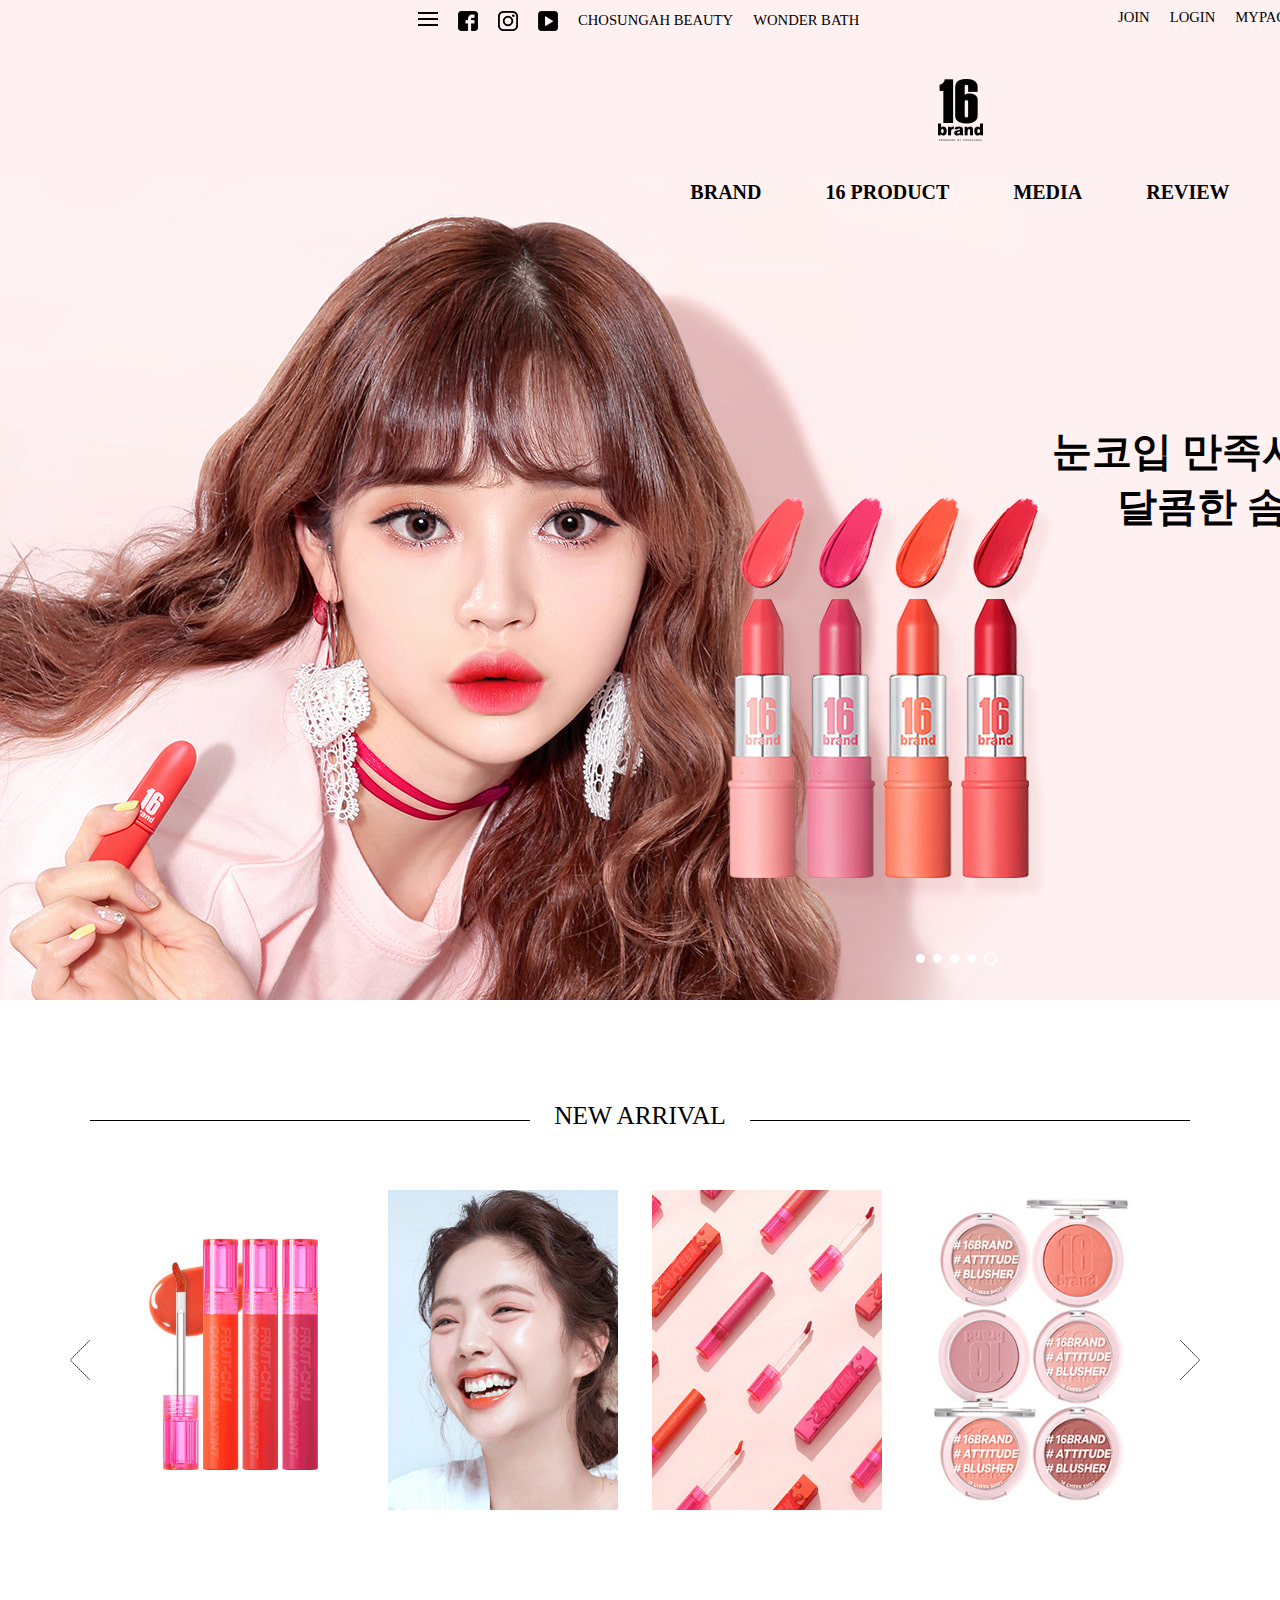
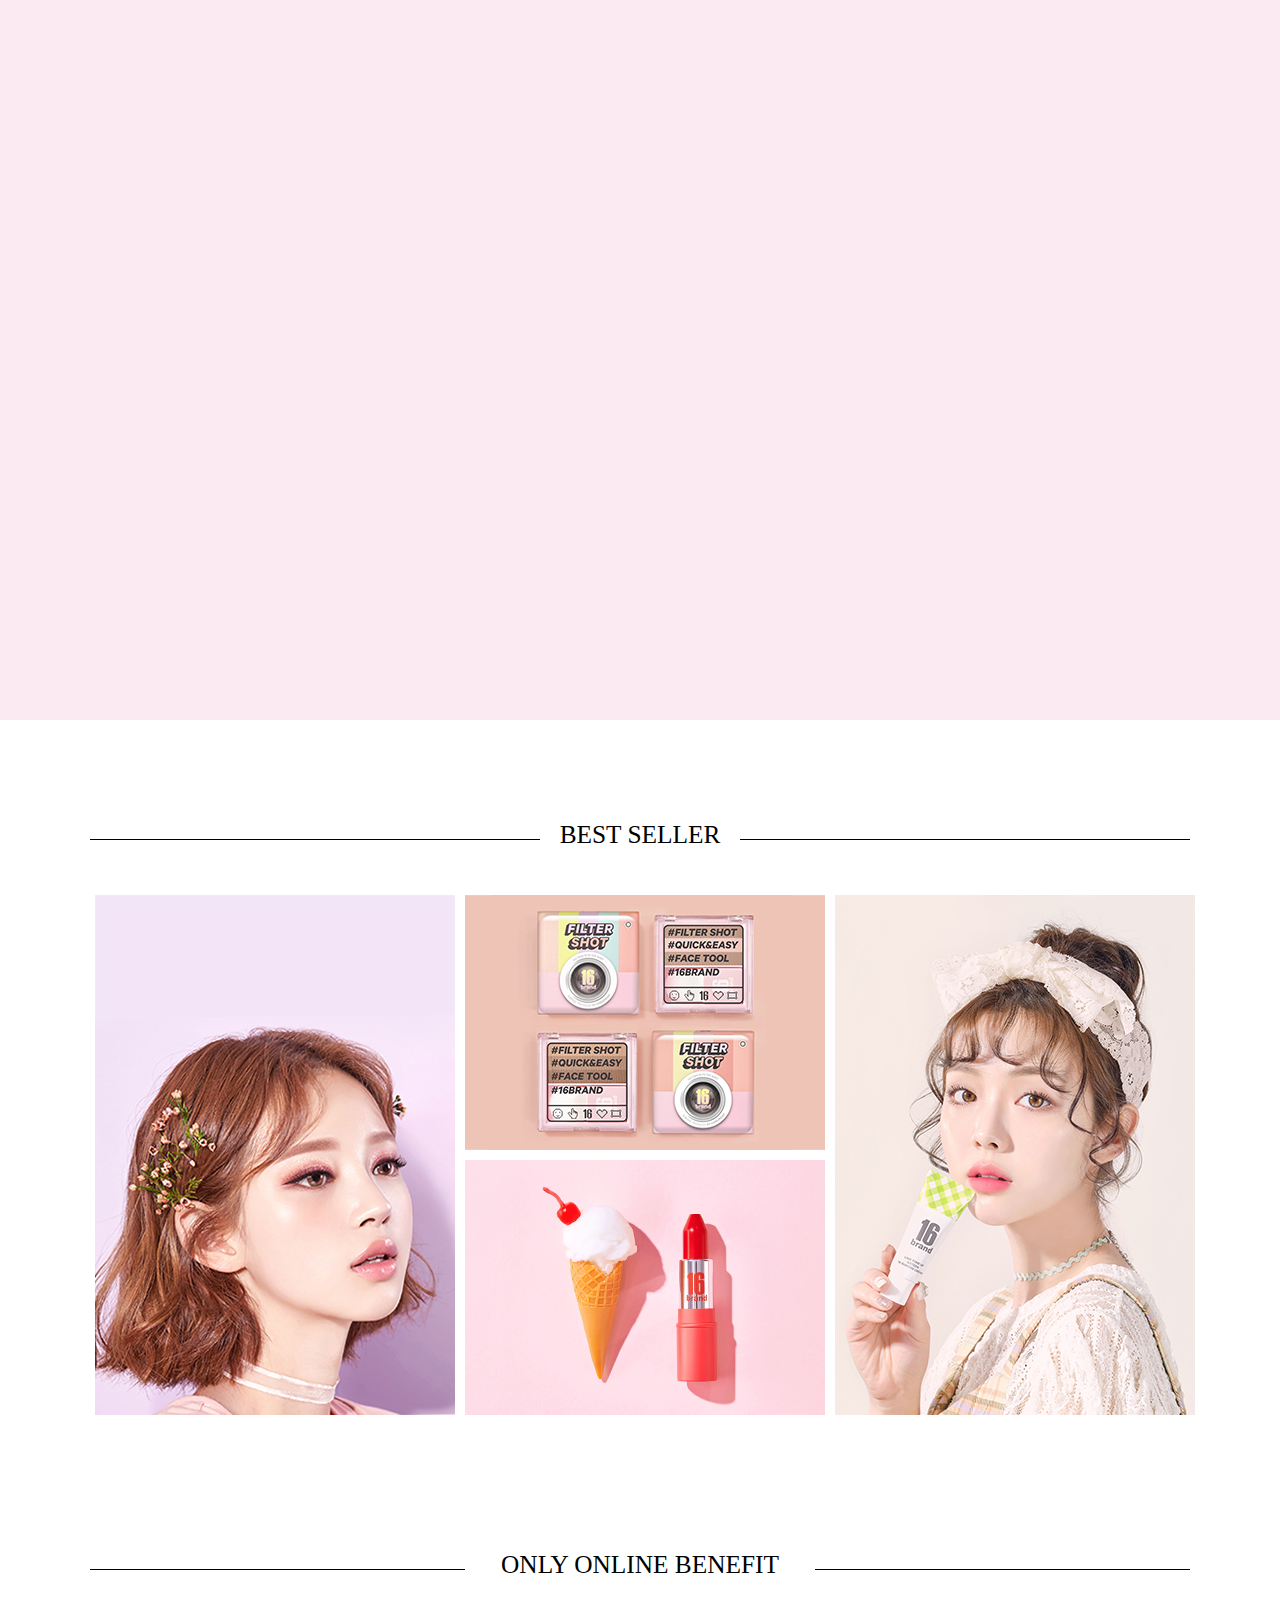
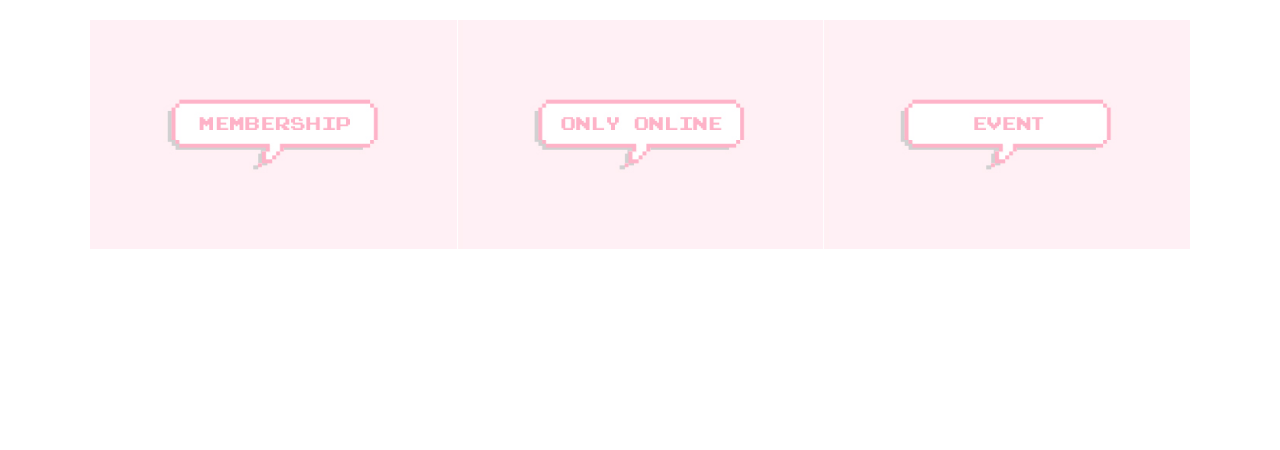
<file: portfolio/16brand/index.html>
<!DOCTYPE html>
<html lang="ko">
<head>
  <meta charset="UTF-8">
  <title>16브랜드 메인</title>
  <link rel="stylesheet" href="css/style.css">
</head>
<body>

  <div id="header">
    <div class="top_menu">
      <ul class="top_sns">
        <li>
          <a href="#">
            <div class="ham_line"></div>
            <div class="ham_line"></div>
            <div class="ham_line"></div>
        </a>
        </li>
        <li>
          <a href="#"><img src="images/header_sns_facebook3.png" alt="페북">
          </a>
        </li>
        <li>
          <a href="#"><img src="images/header_sns_instagram3.png" alt="인스타">
          </a>
        </li>
        <li>
          <a href="#"><img src="images/header_sns_youtube3.png" alt="유튜브">
          </a>
        </li>
        <li><a href="#">CHOSUNGAH BEAUTY</a></li>
        <li><a href="#">WONDER BATH</a></li>
      </ul>
      <ul class="top_login">
        <li><a href="#">JOIN</a></li>
        <li><a href="#">LOGIN</a></li>
        <li><a href="#">MYPAGE</a></li>
        <li><a href="#">STORE</a></li>
        <li><p></p></li>
      </ul>
    </div>
    <div class="navi">
      <img src="images/logo_top.jpg" alt="로고">
      <ul class="navi_menu">
        <li><a href="#">BRAND</a></li>
        <li><a href="#">16 PRODUCT</a></li>
        <li><a href="#">MEDIA</a></li>
        <li><a href="#">REVIEW</a></li>
      </ul>
    </div>
    <div class="banner">
      <h1 class="ban_title">
        눈코입 만족시키는 MLBB<br>
        달콤한 솜사탕 블러링!
      </h1>
      <h3 class="ban_txt">
        R U 16 후르츄 에디션<br>
        #코랄구아바#레드베리<br>
        #오렌지자몽#핑크피치
      </h3>
      <div class="ban_box">READ MORE ></div>
    </div>
    <ul class="ban_indicator">
      <li></li>
      <li></li>
      <li></li>
      <li></li>
      <li></li>
    </ul>
  </div>



  <div id="section">
    <div class="arrival">
      <div class="arrival_group">
        <div class="line"></div>
        <h1 class="arrival_title">NEW ARRIVAL</h1>
      </div>
      <div class="arrival_img">
        <img src="images/main_slide_on_bt_prev.png" alt="이전">
        <img src="images/2f0c207cf2d3e75363125eb9773e4109-1.jpg" alt="제품1">
        <img src="images/2f0c207cf2d3e75363125eb9773e4109-2.jpg" alt="제품2">
        <img src="images/2f0c207cf2d3e75363125eb9773e4109-3.jpg" alt="제품3">
        <img src="images/730e52dde6b7c8081d03a42bc2578081.jpg" alt="제품4">
        <img src="images/main_slide_on_bt_next.png" alt="다음">
      </div>
    </div>

    <div class="video_group">
      <div class="video">
        <iframe width="1100" height="619" src="https://www.youtube.com/embed/vKKK1G2Z2io" title="YouTube video player" frameborder="0" allow="accelerometer; autoplay; clipboard-write; encrypted-media; gyroscope; picture-in-picture" allowfullscreen></iframe>
      </div>
    </div>
    

    <div class="best">
      <div class="best_group">
        <div class="best_title">
          <h1 class="best_txt">BEST SELLER</h1>
        </div>
        <ul class="best_img">
          <li><img src="images/main_best_product1.jpg" alt="베스트1"></li>
          <li><img src="images/main_best_product3.jpg" alt="베스트2">
                <img src="images/main_best_product4.jpg" alt="베스트3"></li>
          <li><img src="images/main_best_product2.jpg" alt="베스트4"></li>
        </ul>
      </div>
    </div>

    <div class="benefit">
      <div class="benefit_group">
        <div class="benefit_title">
          <h1 class="benefit_txt">ONLY ONLINE BENEFIT</h1>
        </div>
        <ul class="benefit_img">
          <li><img src="images/0970902023ce6d297ed027d16fc6d758.jpg" alt="베네핏1"></li>
          <li><img src="images/5d7b196f95dd484530422a5aa2fe3590.jpg" alt="베네핏2"></li>
          <li><img src="images/94c0d64be73dfa3fd90b77072be4ffba.jpg" alt="베네핏3"></li>
        </ul>
      </div>
    </div>
  </div>






  <div id="footer"></div>
</body>
</html>
</file>
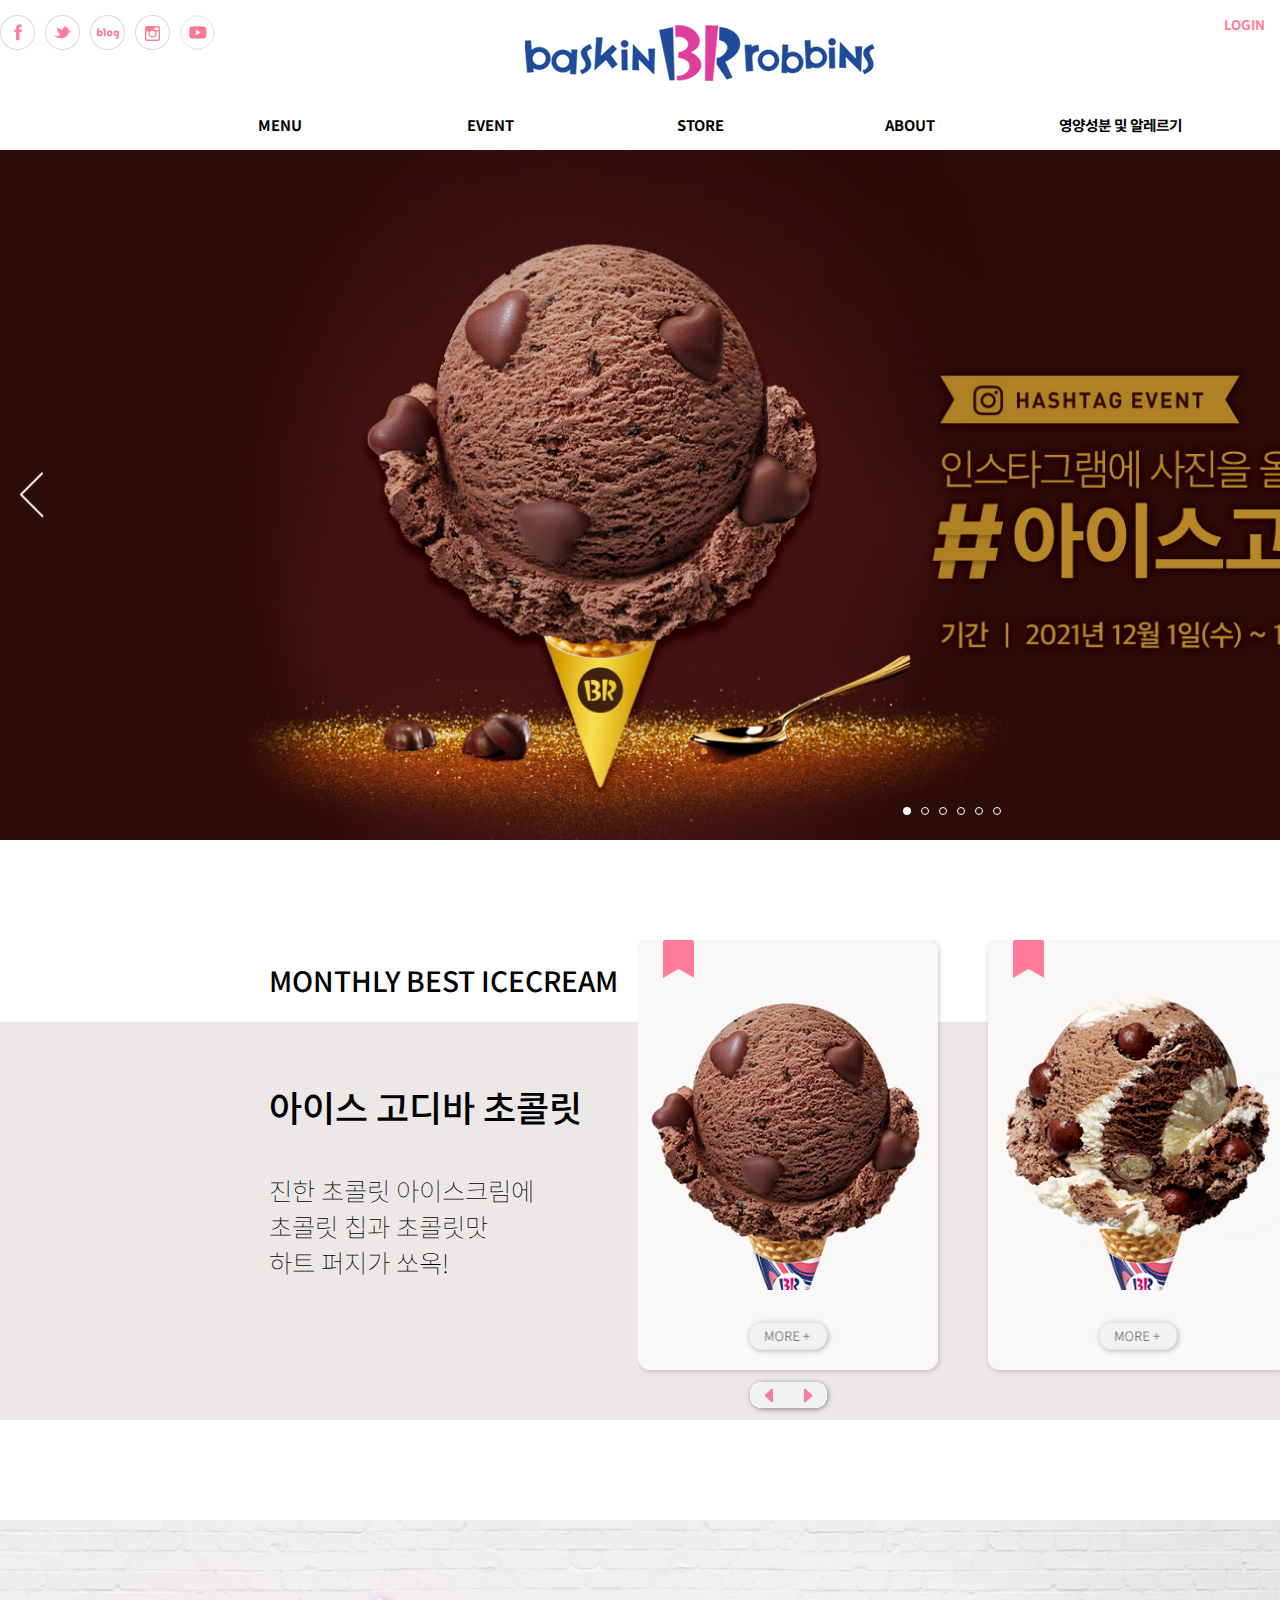
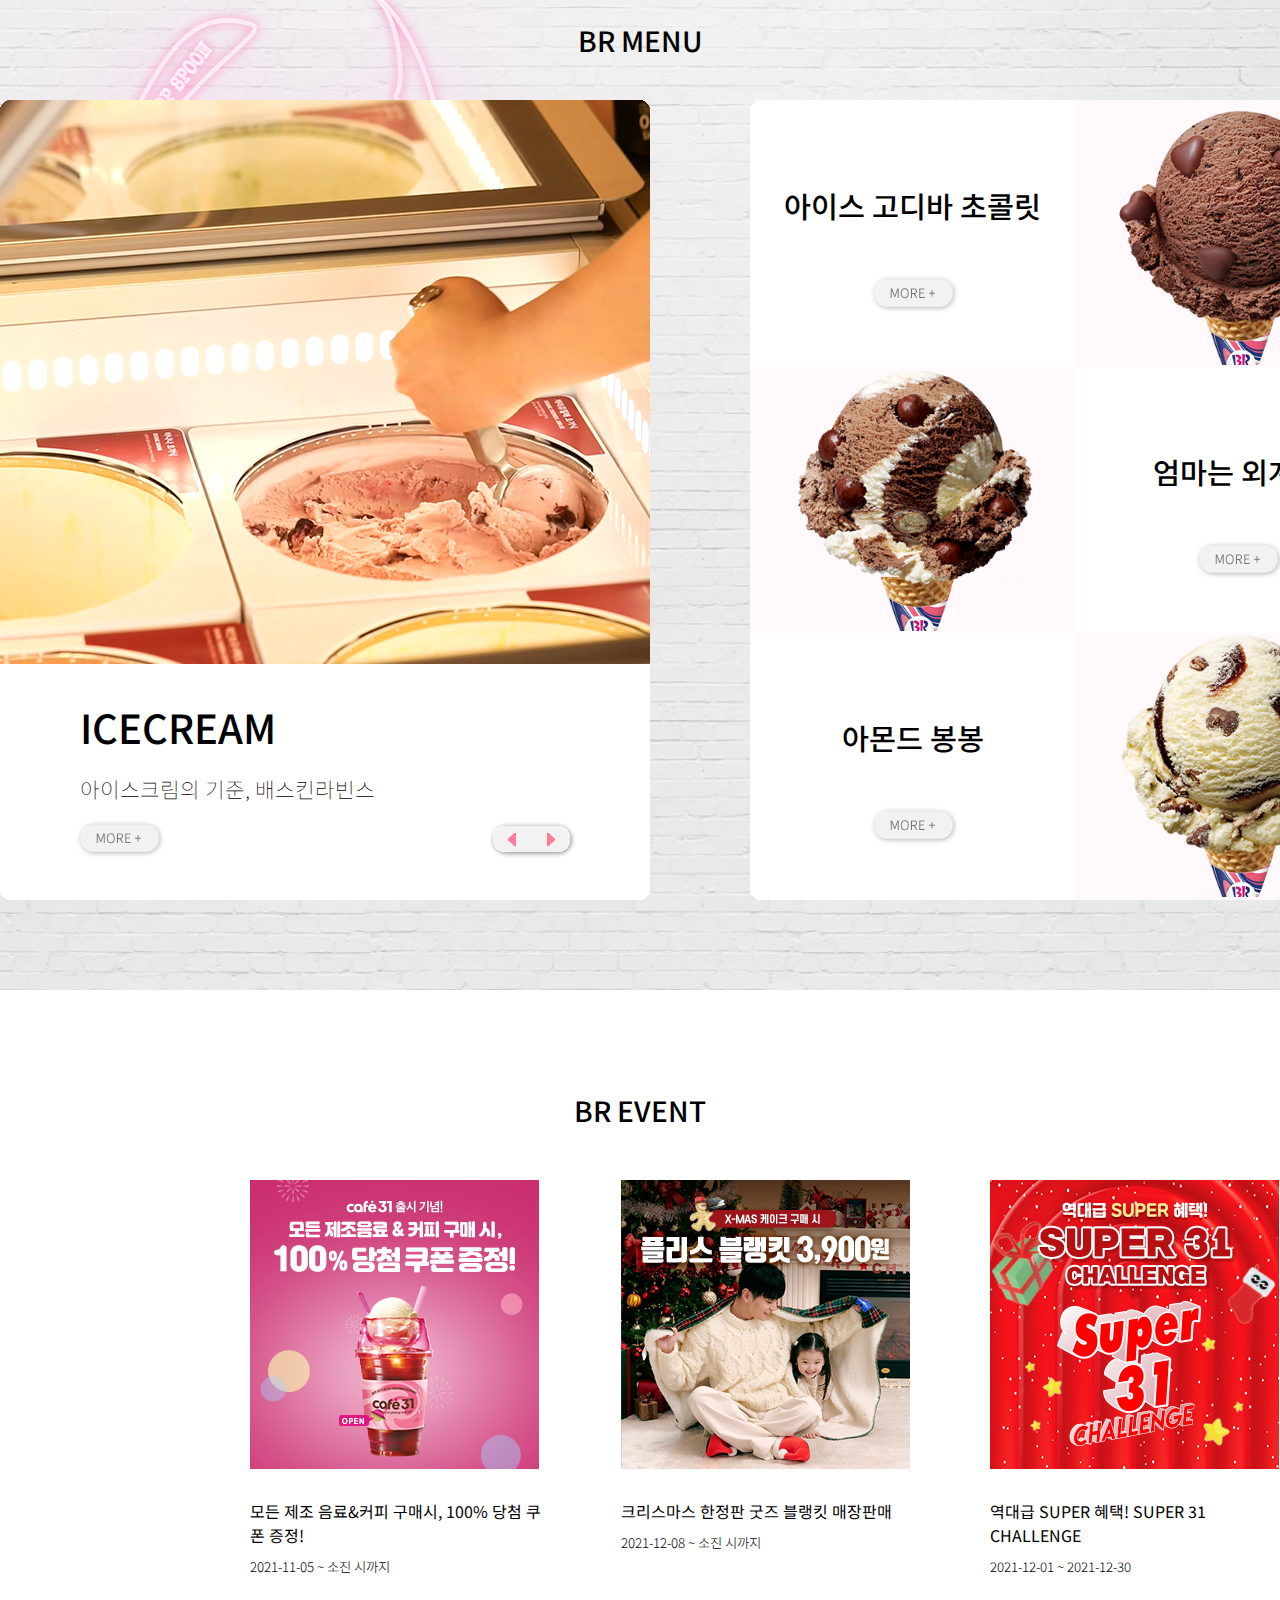
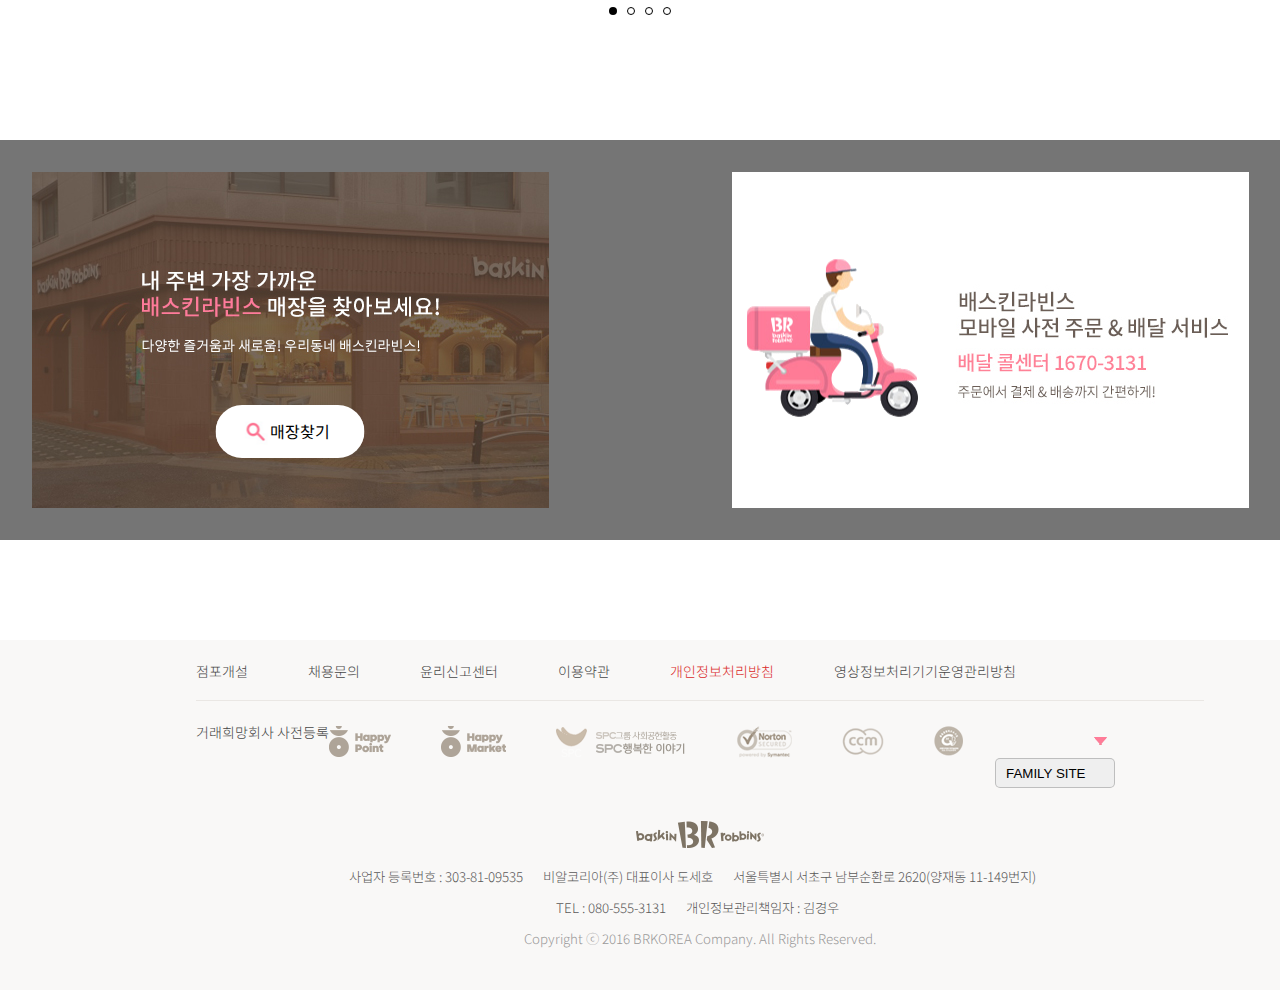
<file: portfolio/baskin/index.html>
<!DOCTYPE html>
<html lang="en">
<head>
  <meta charset="UTF-8">
  <meta http-equiv="X-UA-Compatible" content="IE=edge">
  <meta name="viewport" content="width=device-width, initial-scale=1.0">
  <title>배스킨라빈스</title>
  <link rel="stylesheet" href="css/style.css">
  <link rel="preconnect" href="https://fonts.googleapis.com">
  <link rel="preconnect" href="https://fonts.gstatic.com" crossorigin>
  <link href="https://fonts.googleapis.com/css2?family=Noto+Sans+KR:wght@100;300;400;500;700&display=swap" rel="stylesheet">
  <script src="js/jquery-3.6.0.min.js"></script>
  <script src="js/script.js"></script>
</head>
<body>
  <header>
    <div class="top_group">
      <div class="top_menu clearFix">
        <ul class="top_sns clearFix">
          <li><a href="#"><img src="images/icon_facebook.png" alt="fb"></a></li>
          <li><a href="#"><img src="images/icon_twitter.png" alt="tw"></a></li>
          <li><a href="#"><img src="images/icon_blog.png" alt="blg"></a></li>
          <li><a href="#"><img src="images/icon_instgram.png" alt="insta"></a></li>
          <li><a href="#"><img src="images/icon_youtube.png" alt="yutu"></a></li>
        </ul>
        <a href="#"><h1 class="logo"><img src="images/index_17.png" alt="mainlogo"></h1></a>
        <ul class="login clearFix">
          <li><a href="#">LOGIN</a></li>
          <li><a href="#">JOIN</a></li>
          <li><a href="#"><img src="images/index_14.png" alt="search"></a></li>
        </ul>
      </div>
      <nav>
        <ul class="gnb clearFix">
          <li>
            <a href="#">MENU</a>
            <ul class="sub">
              <li><a href="#">아이스크림</a></li>
              <li><a href="#">아이스크림케이크</a></li>
              <li><a href="#">음료</a></li>
              <li><a href="#">커피</a></li>
              <li><a href="#">디저트</a></li>
            </ul>
          </li>
          <li>
            <a href="#">EVENT</a>
            <ul class="sub">
              <li><a href="#">진행중인이벤트</a></li>
              <li><a href="#">당첨자발표</a></li>
            </ul>
          </li>
          <li>
            <a href="#">STORE</a>
            <ul class="sub">
              <li><a href="#">매장찾기</a></li>
              <li><a href="#">고객센터</a></li>
              <li><a href="#">단체주문</a></li>
            </ul>
          </li>
          <li>
            <a href="#">ABOUT</a>
            <ul class="sub">
              <li><a href="#">공지사항</a></li>
              <li><a href="#">보도자료</a></li>
              <li><a href="#">채용정보</a></li>
              <li><a href="#">점포개설문의</a></li>
              <li><a href="#">CONTACT US</a></li>
            </ul>
          </li>
          <li>
            <a href="#">영양성분 및 알레르기</a>
            <ul class="sub">
              <li><a href="#">아이스크림</a></li>
              <li><a href="#">음료</a></li>
              <li><a href="#">커피</a></li>
            </ul>
          </li>
        </ul>
      </nav>
    </div>
  </header>
  <!-- 헤더끝 -->
  <section>
    <div class="main_visual">
      <ul class="main">
        <li></li>
        <li></li>
        <li></li>
        <li></li>
        <li></li>
        <li></li>
      </ul>
      <img src="images/main_visual_prev.png" alt="left">
      <img src="images/main_visual_next.png" alt="right">
      <ul class="indicator clearFix">
        <li class="on"><a href="#"></a></li>
        <li><a href="#"></a></li>
        <li><a href="#"></a></li>
        <li><a href="#"></a></li>
        <li><a href="#"></a></li>
        <li><a href="#"></a></li>
      </ul>
    </div>

    <div class="best">
        <div class="best_center">
          <div class="best_group clearFix">
            <div class="best_txtgroup">
              <h1 class="best_title">MONTHLY BEST ICECREAM</h1>
              <div class="best_congroup_txt">
                <div class="best_con1_txt active">
                  <h3 class="best_subtitle">아이스 고디바 초콜릿</h3>
                  <p class="best_txt">
                    진한 초콜릿 아이스크림에<br>
                    초콜릿 칩과 초콜릿맛<br>
                    하트 퍼지가 쏘옥!
                  </p>
                </div>
                <div class="best_con2_txt">
                  <h3 class="best_subtitle">엄마는 외계인</h3>
                  <p class="best_txt">
                    밀크 초콜릿, 다크 초콜릿, <br>
                    화이트 무스 세 가지 아이스크림에 <br>
                    달콤 바삭한 초코볼이 더해진 아이스크림
                  </p>
                </div>
                <div class="best_con3_txt">
                  <h3 class="best_subtitle">아몬드 봉봉</h3>
                  <p class="best_txt">
                    입안 가득 즐거운 초콜릿,<br>
                    아몬드로 더욱 달콤하게!
                  </p>
                </div>
                <div class="best_con4_txt">
                  <h3 class="best_subtitle">민트 초콜릿 칩</h3>
                  <p class="best_txt">
                    쿨한 당신의 선택!<br>
                    상쾌한 민트향에 초코칩까지!
                  </p>
                </div>
                <div class="best_con5_txt">
                  <h3 class="best_subtitle">초코나무 숲</h3>
                  <p class="best_txt">
                    2014년 아이스크림 콘테스트<br>
                    1위 선정작!
                  </p>
                </div>
                <div class="best_con6_txt">
                  <h3 class="best_subtitle">뉴욕 치즈케이크</h3>
                  <p class="best_txt">
                    부드럽게 즐기는 <br>
                    뉴욕식 정통 치즈케이크 아이스크림
                  </p>
                </div>
                <div class="best_con7_txt">
                  <h3 class="best_subtitle">체리쥬빌레</h3>
                  <p class="best_txt">
                    체리과육이 <br>
                    탱글탱글 씹히는 <br>
                    체리 아이스크림
                  </p>
                </div>
                <div class="best_con8_txt">
                  <h3 class="best_subtitle">레인보우 샤베트</h3>
                  <p class="best_txt">
                    상큼한 파인애플, <br>
                    오렌지, 라즈베리 샤베트
                  </p>
                </div>
                <div class="best_con9_txt">
                  <h3 class="best_subtitle">NEW 슈팅스타</h3>
                  <p class="best_txt">
                    톡톡 터지는 팝핑 캔디와 <br>
                    스프링클 캔디,상큼한 체리 시럽이 <br>
                    들어있는 제품
                  </p>
                </div>
                <div class="best_con10_txt">
                  <h3 class="best_subtitle">베리베리 스트로베리</h3>
                  <p class="best_txt">
                    새콤상큼 딸기 과육이 듬뿍!
                  </p>
                </div>
              </div>
            </div>
            <div class="best_slide">
              <div class="best_congroup clearFix">
                <div class="best_con1 active">
                  <img src="images/아이스크림01.png" alt="ice1">
                  <img src="images/more.png" alt="more">
                </div>
                <div class="best_con2">
                  <img src="images/아이스크림02.png" alt="ice2">
                  <img src="images/more.png" alt="more">
                </div>
                <div class="best_con3">
                  <img src="images/아이스크림03.png" alt="ice3">
                  <img src="images/more.png" alt="more">
                </div>
                <div class="best_con4">
                  <img src="images/아이스크림04.png" alt="ice4">
                  <img src="images/more.png" alt="more">
                </div>
                <div class="best_con5">
                  <img src="images/아이스크림05.png" alt="ice5">
                  <img src="images/more.png" alt="more">
                </div>
                <div class="best_con6">
                  <img src="images/아이스크림06.png" alt="ice6">
                  <img src="images/more.png" alt="more">
                </div>
                <div class="best_con7">
                  <img src="images/아이스크림07.png" alt="ice7">
                  <img src="images/more.png" alt="more">
                </div>
                <div class="best_con8">
                  <img src="images/아이스크림08.png" alt="ice8">
                  <img src="images/more.png" alt="more">
                </div>
                <div class="best_con9">
                  <img src="images/아이스크림09.png" alt="ice9">
                  <img src="images/more.png" alt="more">
                </div>
                <div class="best_con10">
                  <img src="images/아이스크림10.png" alt="ice10">
                  <img src="images/more.png" alt="more">
                </div>
              </div>
              <div class="con_btn">
                <img src="images/index_41.png" alt="left_btn">
                <img src="images/index_42.png" alt="right_btn">
              </div>
              <div class="con_btn_hover">
                <img src="images/index_41-1.png" alt="left_btb_hover">
                <img src="images/index_42-1.png" alt="right_btn_hover">
              </div>
            </div>
          </div>
        </div>
    </div>

    

    <div class="menu">
      <h1 class="menu_title">BR MENU</h1>
      <div class="menu_group clearFix">
        <div class="menu_main_group">
          <div class="menu_slide">
            <div class="menu_main menu1 active">
              <h1>ICECREAM</h1>
              <h3>아이스크림의 기준, 배스킨라빈스</h3>
              <a href="#"><img src="images/more.png" alt="more"></a>
            </div>
            <div class="menu_main menu2">
              <h1>ICECREAM CAKE</h1>
              <h3>아이와 어른이 좋아하는 아이스크림을 <br>
                하나의 케이크에서 즐기세요</h3>
              <a href="#"><img src="images/more.png" alt="more"></a>
            </div>
            <div class="menu_main menu3">
              <h1>BEVERAGE</h1>
              <h3>아이스크림으로 즐기는 배스킨라빈스만의 음료</h3>
              <a href="#"><img src="images/more.png" alt="more"></a>
            </div>
            <div class="menu_main menu4">
              <h1>COFFEE</h1>
              <h3>마일드하고 부드러운 배스킨라빈스만의 시그니처 블랜드</h3>
              <a href="#"><img src="images/more.png" alt="more"></a>
            </div>
            <div class="menu_main menu5">
              <h1>DESSERT</h1>
              <h3>아이스크림을 더욱 재미있게 간편하게 즐기는 방법</h3>
              <a href="#"><img src="images/more.png" alt="more"></a>
            </div>
          </div>
          <div class="menu_btn">
            <img src="images/index_41.png" alt="left_btn">
            <img src="images/index_42.png" alt="right_btn">
          </div>
          <div class="menu_btn_hover">
            <img src="images/index_41-1.png" alt="left_btb">
            <img src="images/index_42-1.png" alt="right_btn">
          </div>
        </div>
        <ul class="menu_sub_group">
          <li class="menu_sub1 active">
            <ul class="menu_sub">
              <li class="clearFix">
                <div class="sub_txt">
                  <h1>아이스 고디바 초콜릿</h1>
                  <a href="#"><img src="images/more.png" alt="more"></a>
                </div>
                <div class="sub_img"><img src="images/아이스크림01.png" alt="sub1"></div>
              </li>
              <li class="clearFix">
                <div class="sub_img"><img src="images/아이스크림02.png" alt="sub2"></div>
                <div class="sub_txt">
                  <h1>엄마는 외계인</h1>
                  <a href="#"><img src="images/more.png" alt="more"></a>
                </div>
              </li>
              <li class="clearFix">
                <div class="sub_txt">
                  <h1>아몬드 봉봉</h1>
                  <a href="#"><img src="images/more.png" alt="more"></a>
                </div>
                <div class="sub_img"><img src="images/아이스크림03.png" alt="sub3"></div>
              </li>
            </ul>
          </li>
          <li class="menu_sub2">
            <ul class="menu_sub">
              <li class="clearFix">
                <div class="sub_txt">
                  <h1>골라먹는 마카롱</h1>
                  <a href="#"><img src="images/more.png" alt="more"></a>
                </div>
                <div class="sub_img"><img src="images/케이크01.png" alt="sub1"></div>
              </li>
              <li class="clearFix">
                <div class="sub_img"><img src="images/케이크02.png" alt="sub2"></div>
                <div class="sub_txt">
                  <h1>바로먹는 와츄원</h1>
                  <a href="#"><img src="images/more.png" alt="more"></a>
                </div>
              </li>
              <li class="clearFix">
                <div class="sub_txt">
                  <h1>스윗 플라워 가든</h1>
                  <a href="#"><img src="images/more.png" alt="more"></a>
                </div>
                <div class="sub_img"><img src="images/케이크03.png" alt="sub3"></div>
              </li>
            </ul>
          </li>
          <li class="menu_sub3">
            <ul class="menu_sub">
              <li class="clearFix">
                <div class="sub_txt">
                  <h1>오레오 카푸치노 블라스트</h1>
                  <a href="#"><img src="images/more.png" alt="more"></a>
                </div>
                <div class="sub_img"><img src="images/음료01.png" alt="sub1"></div>
              </li>
              <li class="clearFix">
                <div class="sub_img"><img src="images/음료02.png" alt="sub2"></div>
                <div class="sub_txt">
                  <h1>아이스유자 캐모마일 티</h1>
                  <a href="#"><img src="images/more.png" alt="more"></a>
                </div>
              </li>
              <li class="clearFix">
                <div class="sub_txt">
                  <h1>와츄원 쉐이크</h1>
                  <a href="#"><img src="images/more.png" alt="more"></a>
                </div>
                <div class="sub_img"><img src="images/음료03.png" alt="sub3"></div>
              </li>
            </ul>
          </li>
          <li class="menu_sub4">
            <ul class="menu_sub">
              <li class="clearFix">
                <div class="sub_txt">
                  <h1>카페31 아메리카노</h1>
                  <a href="#"><img src="images/more.png" alt="more"></a>
                </div>
                <div class="sub_img"><img src="images/커피01.png" alt="sub1"></div>
              </li>
              <li class="clearFix">
                <div class="sub_img"><img src="images/커피02.png" alt="sub2"></div>
                <div class="sub_txt">
                  <h1>아메리카노</h1>
                  <a href="#"><img src="images/more.png" alt="more"></a>
                </div>
              </li>
              <li class="clearFix">
                <div class="sub_txt">
                  <h1>에스프레소 아포가토</h1>
                  <a href="#"><img src="images/more.png" alt="more"></a>
                </div>
                <div class="sub_img"><img src="images/커피04.png" alt="sub3"></div>
              </li>
            </ul>
          </li>
          <li class="menu_sub5">
            <ul class="menu_sub">
              <li class="clearFix">
                <div class="sub_txt">
                  <h1>아이스크림 롤-초콜릿</h1>
                  <a href="#"><img src="images/more.png" alt="more"></a>
                </div>
                <div class="sub_img"><img src="images/디저트04.png" alt="sub1"></div>
              </li>
              <li class="clearFix">
                <div class="sub_img"><img src="images/디저트02.png" alt="sub2"></div>
                <div class="sub_txt">
                  <h1>오레오 킹 아이스 샌드</h1>
                  <a href="#"><img src="images/more.png" alt="more"></a>
                </div>
              </li>
              <li class="clearFix">
                <div class="sub_txt">
                  <h1>오레오 킹 민트 초코칩</h1>
                  <a href="#"><img src="images/more.png" alt="more"></a>
                </div>
                <div class="sub_img"><img src="images/디저트03.png" alt="sub3"></div>
              </li>
            </ul>
          </li>
        </ul>
      </div>
    </div>
    
    <div class="event">
      <h1 class="event_title">BR EVENT</h1>
      <div class="event1">
        <ul class="event_group">
          <li>
            <a href="#">
              <img src="images/이벤트01.png" alt="E1">
              <h4>
                모든 제조 음료&커피 구매시, 100% 당첨 쿠<br>
                폰 증정!
              </h4>
              <p>2021-11-05 ~ 소진 시까지</p>
            </a>
          </li>
          <li>
            <a href="#">
              <img src="images/이벤트02.png" alt="E2">
              <h4>크리스마스 한정판 굿즈 블랭킷 매장판매</h4>
              <p>2021-12-08 ~ 소진 시까지</p>
            </a>
          </li>
          <li>
            <a href="#">
              <img src="images/이벤트03.png" alt="E3">
              <h4>
                역대급 SUPER 혜택! SUPER 31<br>
                CHALLENGE
              </h4>
              <p>2021-12-01 ~ 2021-12-30</p>
            </a>
          </li>
          <li>
            <a href="#">
              <img src="images/이벤트05.png" alt="E4">
              <h4>비오는 날엔 배스킨라빈스 레이니데이</h4>
              <p>2021-08-20 ~ 소진 시까지</p>
            </a>
          </li>
        </ul>
        <ul class="event_group1">
          <li>
            <a href="#">
              <img src="images/이벤트09.png" alt="E9">
              <h4>
                햔대카드 M포인트 50% 사용
              </h4>
              <p>2022-01-01 ~ 2022-12-31</p>
            </a>
          </li>
          <li>
            <a href="#">
              <img src="images/이벤트10.png" alt="E10">
              <h4>제휴 할인 카드 혜택 안내</h4>
              <p>상시진행</p>
            </a>
          </li>
          <li>
            <a href="#">
              <img src="images/이벤트11.png" alt="E11">
              <h4>
                2018 한글날 기념 무료 글꼴 공개! 배스킨라<br>
                빈스체
              </h4>
              <p>상시진행</p>
            </a>
          </li>
          <li>
            <a href="#">
              <img src="images/이벤트12.png" alt="E12">
              <h4>1회용 컵 사용 줄이기 안내</h4>
              <p>상시진행</p>
            </a>
          </li>
        </ul>
        <ul class="event_group2">
          <li>
            <a href="#">
              <img src="images/이벤트13.png" alt="E13">
              <h4>
                해피오더 딜리버리로 간편하게 주문하세요!
              </h4>
              <p>상시진행</p>
            </a>
          </li>
          <li>
            <a href="#">
              <img src="images/이벤트14.png" alt="E14">
              <h4>배달의 민족에서 빠르게 주문하세요!</h4>
              <p>상시진행</p>
            </a>
          </li>
          <li>
            <a href="#">
              <img src="images/이벤트15.png" alt="E15">
              <h4>
                요기요에서 손쉽게 주문하세요!
              </h4>
              <p>상시진행</p>
            </a>
          </li>
          <li>
            <a href="#">
              <img src="images/이벤트16.png" alt="E16">
              <h4>
                카카오톡 주문하기에서 편라히게 주문하세<br>
                요!
              </h4>
              <p>상시진행</p>
            </a>
          </li>
        </ul>
        <ul class="event_group3">
          <li>
            <a href="#">
              <img src="images/이벤트04.jpg" alt="E5">
              <h4>
                KT 멤버십 고객이라면 누구나 파인트 30%<br>
                할인!
              </h4>
              <p>상시진행</p>
            </a>
          </li>
          <li>
            <a href="#">
              <img src="images/이벤트06.png" alt="E6">
              <h4>
                1월 이달의 맛 인스타그램에 사진을 올려주세<br>
                요!
              </h4>
              <p>2022-01-01 ~ 2022-01-26</p>
            </a>
          </li>
          <li>
            <a href="#">
              <img src="images/이벤트07.png" alt="E7">
              <h4>
                2021년 3분기 고객 BEST 칭찬점포 안내
              </h4>
              <p></p>
            </a>
          </li>
          <!-- <li>
            <a href="#">
              <img src="images/이벤트08.png" alt="E8">
              <h4>비오는 날엔 배스킨라빈스 레이니데이</h4>
              <p>2021-08-20 ~ 소진 시까지</p>
            </a>
          </li> -->
        </ul>
      </div>
      <ul class="indicator clearFix">
        <li class="on"><a href="#"></a></li>
        <li><a href="#"></a></li>
        <li><a href="#"></a></li>
        <li><a href="#"></a></li>
      </ul>
    </div>

    <div class="delivery">
      <div class="delivery_group clearFix">
        <a href="#">
          <div class="delivery_box1">
            <img src="images/index_72copy.png" alt="btn">
            <p>매장찾기</p>
          </div>
        </a>
        <a href="#">
          <div class="delivery_box2">
            <img src="images/배달서비스.png" alt="delivery_img">
            <img src="images/배달서비스.png" alt="delivery_img">
          </div>
        </a>
      </div>
    </div>

    <a href="#"><div class="top_btn">^<br>TOP</div></a>

  </section>
  <!-- 섹션끝 -->
  <footer>
    <div class="footer_group">
      <ul class="footer_top clearFix">
        <li><a href="#">점포개설</a></li>
        <li><a href="#">채용문의</a></li>
        <li><a href="#">윤리신고센터</a></li>
        <li><a href="#">이용약관</a></li>
        <li><a href="#">개인정보처리방침</a></li>
        <li><a href="#">영상정보처리기기운영관리방침</a></li>
        <li><a href="#">거래희망회사 사전등록</a></li>
      </ul>
      <div class="footer_icongroup clearFix">
        <ul class="footer_icon clearFix">
          <li><a href="#"><img src="images/btn_happypoint.png" alt="icon1"></a></li>
          <li><a href="#"><img src="images/btn_happymarket.png" alt="icon2"></a></li>
          <li><a href="#"><img src="images/btn_spc_story.png" alt="icon3"></a></li>
          <li><a href="#"><img src="images/btn_norton.gif" alt="icon4"></a></li>
          <li><a href="#"><img src="images/btn_ccm.gif" alt="icon5"></a></li>
          <li><a href="#"><img src="images/btn_ksa.png" alt="icon6"></a></li>
        </ul>
        <div class="select_group">
          <select>
            <option selected disabled hidden>FAMILY SITE</option>
            <option>배스킨스쿨</option>
            <option>SPC그룹사이트</option>
            <option>SPC MAGAZINE</option>
            <option>BR코리아</option>
            <option>해피포인트카드</option>
            <option>파스쿠찌</option>
            <option>삼립</option>
            <option>파리바게트</option>
            <option>던킨도너츠</option>
          </select>
          <img src="images/selectarrow.png" alt="selectarrow">
        </div>
      </div>
      <h1 class="footer_logo"><img src="images/footer_logo.png" alt="footer_logo"></h1>
      <ul class="adress clearFix">
        <li>사업자 등록번호 : 303-81-09535 </li>
        <li>비알코리아(주) 대표이사 도세호</li>
        <li>서울특별시 서초구 남부순환로 2620(양재동 11-149번지)</li>
      </ul>
      <ul class="number clearFix">
        <li>TEL : 080-555-3131</li>
        <li>개인정보관리책임자 : 김경우</li>
      </ul>
      <p class="copyright">Copyright ⓒ 2016 BRKOREA Company. All Rights Reserved.</p>
    </div>

  </footer>
</body>
</html>
</file>
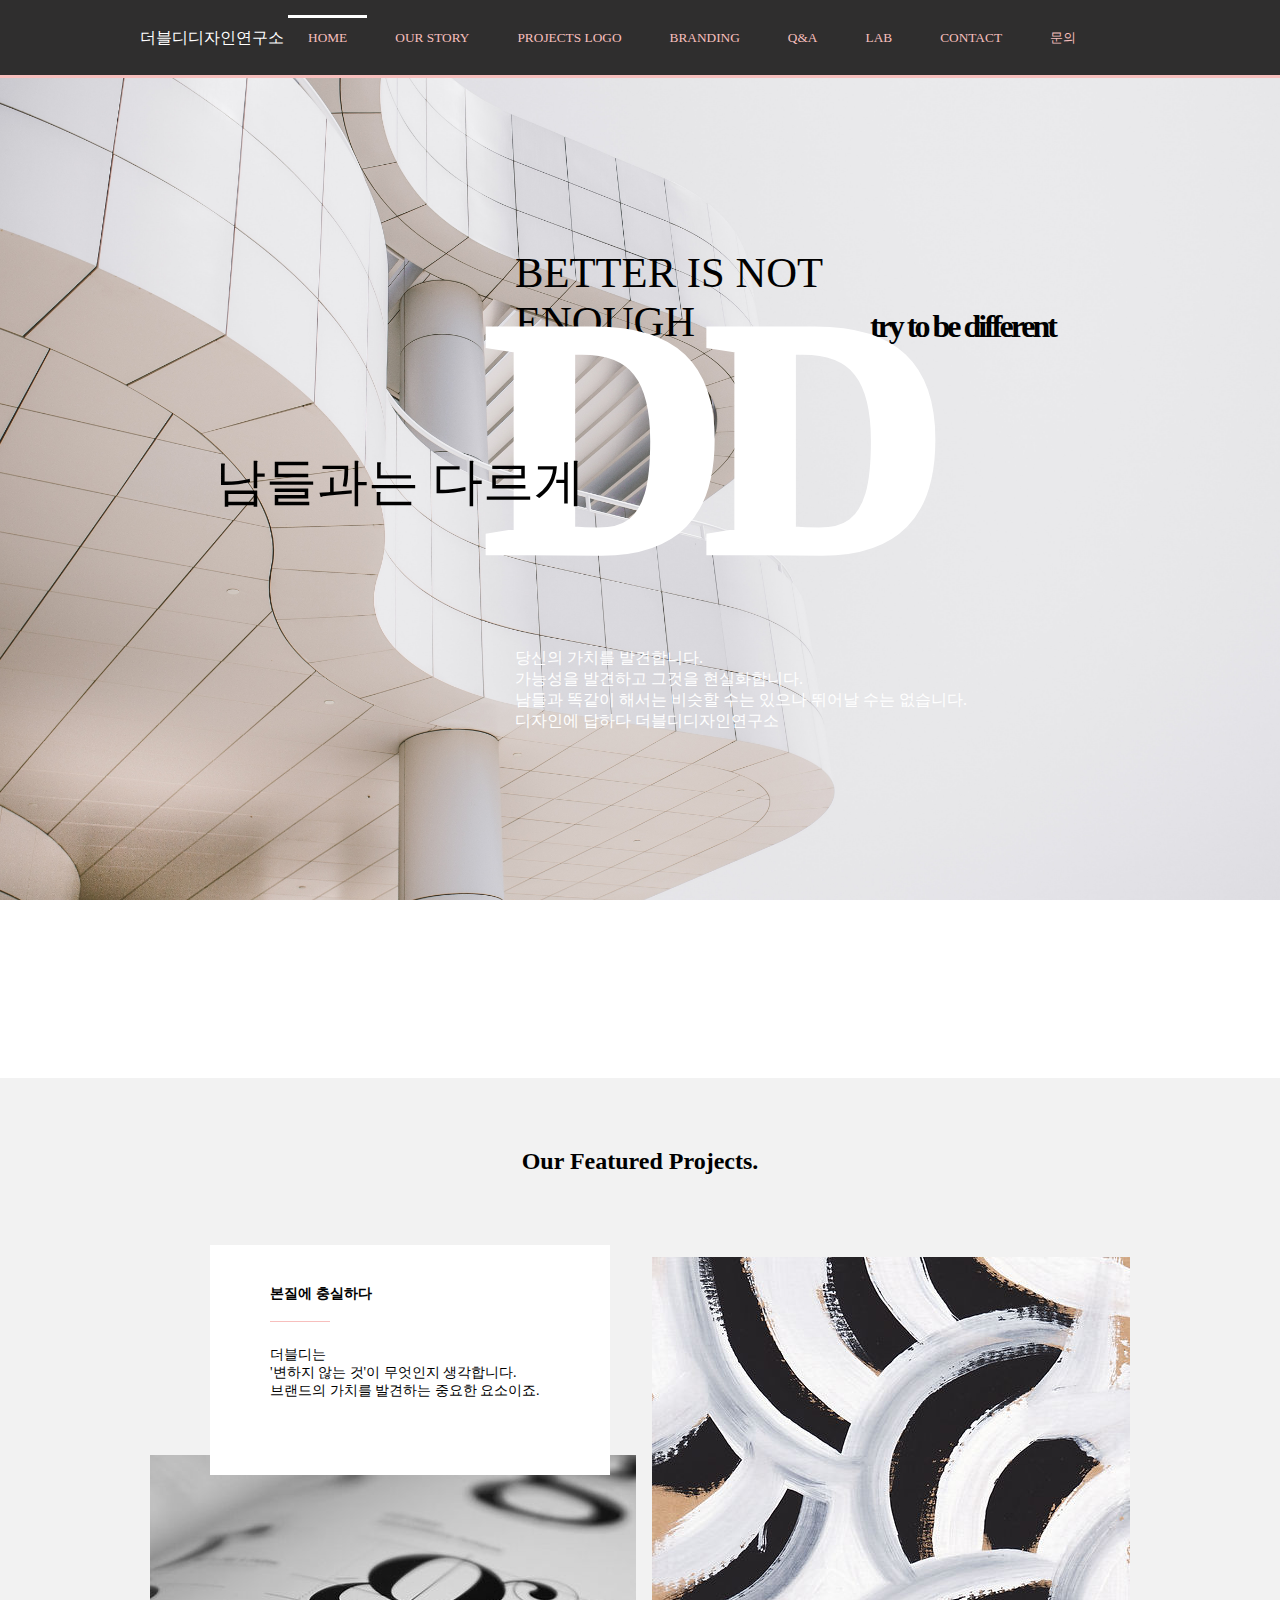
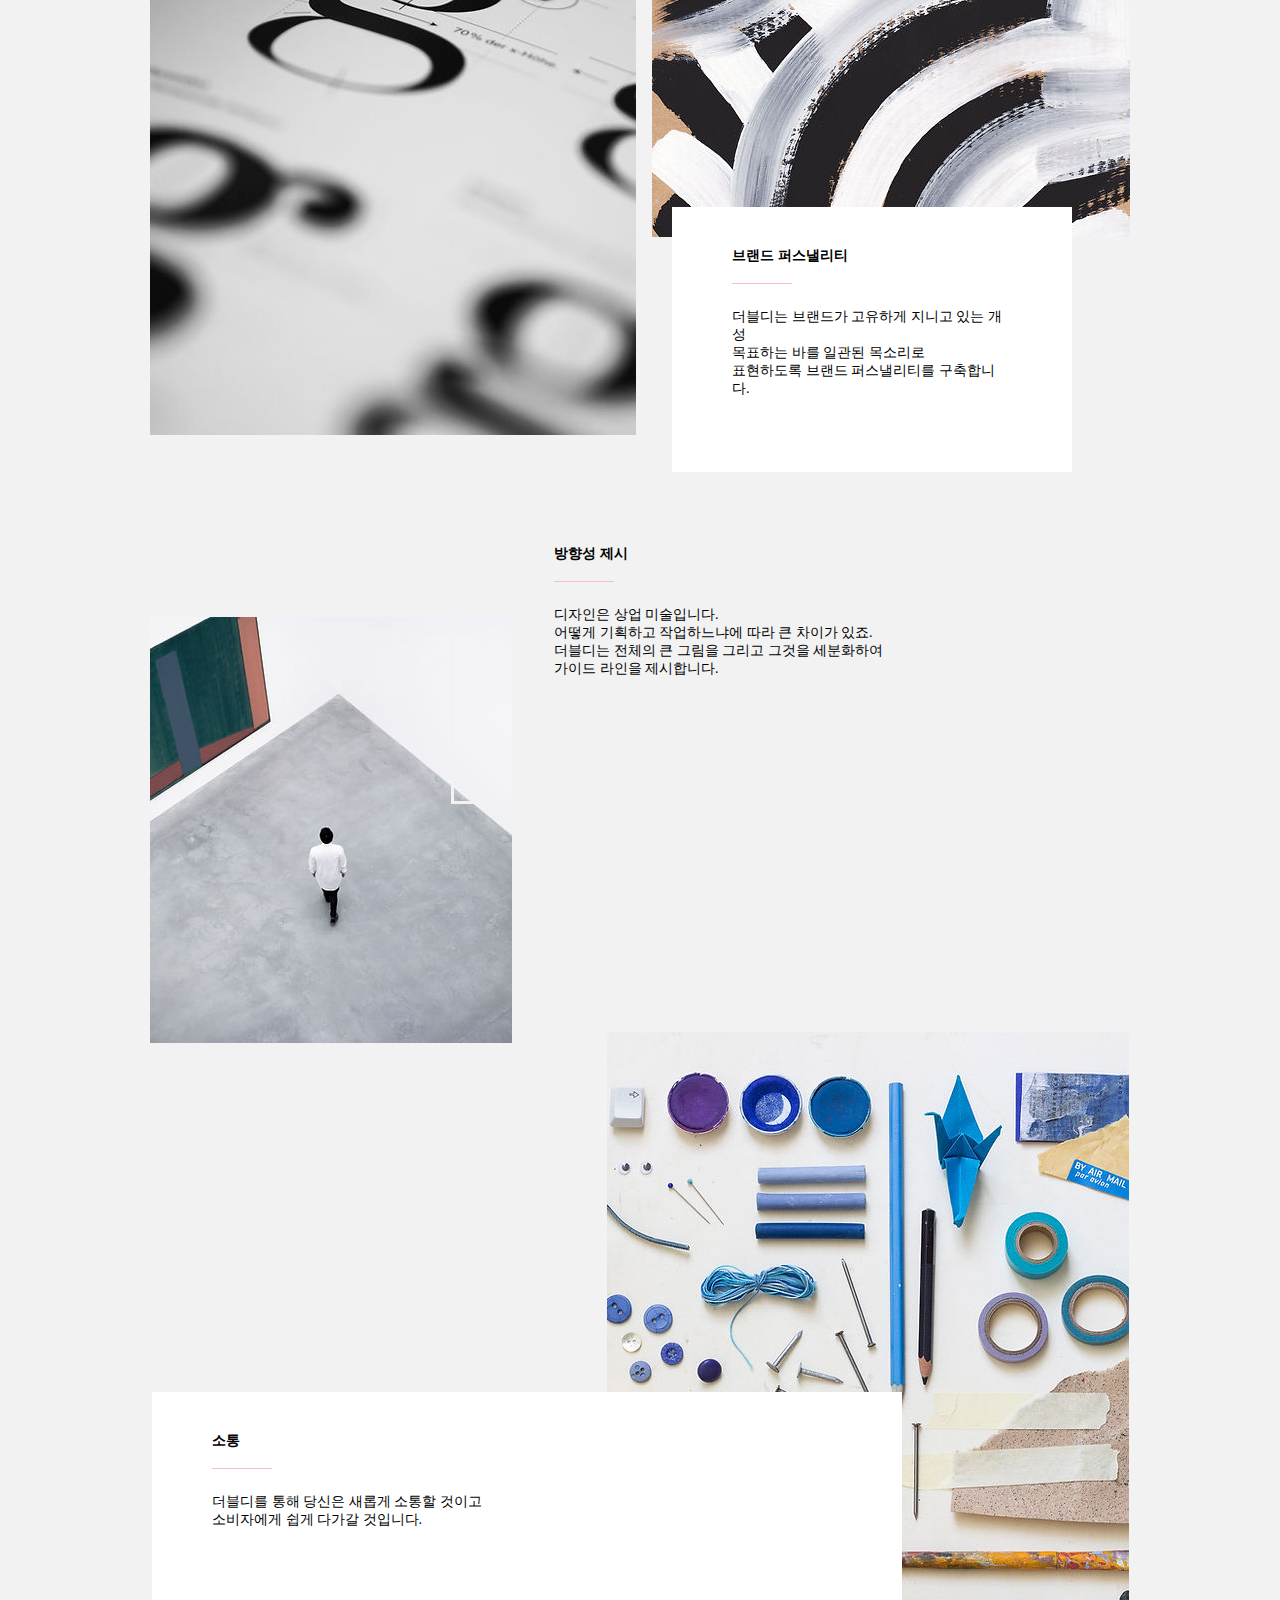
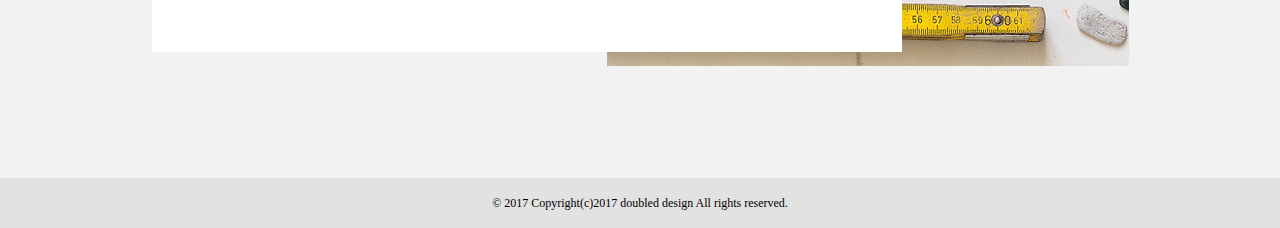
<file: portfolio/doubled/index.html>
<!DOCTYPE html>
<html lang="ko">
<head>
  <meta charset="UTF-8">
  <title>더블디디자인연구소 메인</title>
  <link rel="stylesheet" href="css/style.css">
  <link rel="stylesheet" href="https://use.fontawesome.com/releases/v5.14.0/css/all.css" integrity="sha384-HzLeBuhoNPvSl5KYnjx0BT+WB0QEEqLprO+NBkkk5gbc67FTaL7XIGa2w1L0Xbgc" crossorigin="anonymous">
  <script src="https://ajax.googleapis.com/ajax/libs/jquery/3.5.1/jquery.min.js"></script>
  <script src="js/script.js"></script>
</head>
<body>
  <div id="header">
    <div class="header_group">
      <span>더블디디자인연구소</span>
      <ul class="navi">
        <li><a href="#">HOME</a></li>
        <li><a href="#">OUR STORY</a></li>
        <li>
          <a href="#">PROJECTS LOGO</a>
          <ul class="sub">
            <li><a href="#">POSTER</a></li>
            <li><a href="#">CARD</a></li>
          </ul>
        </li>
        <li>
          <a href="#">BRANDING</a>
          <ul class="sub">
            <li><a href="#">MAKESEA COFFEE</a></li>
            <li><a href="#">BRANDING/CUNSULTING</a></li>
            <li><a href="#">STORYTELLING</a></li>
            <li><a href="#">진조조개구이</a></li>
            <li><a href="#">BRANDING/CUNSULTING</a></li>
          </ul>
        </li>
        <li><a href="#">Q&A</a></li>
        <li>
          <a href="#">LAB</a>
          <ul class="sub">
            <li><a href="#">좋은 디자인이란</a></li>
            <li><a href="#">MOTION GRAPHICS</a></li>
            <li><a href="#">색채심리로 알아보는 성격</a></li>
            <li><a href="#">콜라보 예술이 되다</a></li>
            <li><a href="#">성공한 브랜드의 숨은 메시지</a></li>
          </ul>
        </li>
        <li><a href="#">CONTACT</a></li>
        <li><a href="#">문의</a></li>
      </ul>
    </div>
  </div>



  <div id="section">
    <div class="main">
      <div class="main_txt">
        <h1>남들과는 다르게</h1>
        <h2>BETTER IS NOT<br>ENOUGH</h2>
        <h3>try to be different</h3>
        <span>DD</span>
        <p>
          당신의 가치를 발견합니다.<br>
          가능성을 발견하고 그것을 현실화합니다.<br>
          남들과 똑같이 해서는 비슷할 수는 있으나 뛰어날 수는 없습니다.<br>
          ​디자인에 답하다 더블디디자인연구소
        </p>
      </div>
    </div>

    <div class="future">
      <div class="future_group">
        <h1>Our Featured Projects.</h1>
        <div class="future_con1">
          <div class="future_txt">
            <h3>본질에 충실하다</h3>
            <p>
              더블디는 <br>
              '변하지 않는 것'이 무엇인지 생각합니다.<br>
              ​브랜드의 가치를 발견하는 중요한 요소이죠.
            </p>
            <i class="fas fa-long-arrow-alt-down"></i>
          </div>
          <div class="future_img">
            <img src="images/74d772ef51f946088ccb70fc15edd8f1.jpg" alt="1">
          </div>
        </div>
        <div class="future_con2">          
          <div class="future_img">
            <img src="images/62d2e0c64e5b4852922075677e77369e.jpg" alt=2">
          </div>
          <div class="future_txt">
            <h3>브랜드 퍼스낼리티</h3>
            <p>
              더블디는 브랜드가 고유하게 지니고 있는 개<br>성<br>
              목표하는 바를 일관된 목소리로<br>
              ​표현하도록 브랜드 퍼스낼리티를 구축합니<br>다.
            </p>
            <i class="fas fa-long-arrow-alt-up"></i>
          </div>
        </div>
        <div class="future_con3">          
          <div class="future_img">
            <img src="images/97c442174a71407e93c05a7fb7a76967.jpg" alt="3">
          </div>
          <div class="future_txt">
            <h3>방향성 제시</h3>
            <p>
              디자인은 상업 미술입니다.<br>
              어떻게 기획하고 작업하느냐에 따라 큰 차이가 있죠.<br>
              더블디는 전체의 큰 그림을 그리고 그것을 세분화하여<br>
              ​가이드 라인을 제시합니다.
            </p>
          </div>
        </div>
        <div class="future_con4">
          <div class="future_txt">
            <h3>소통</h3>
            <p>
              더블디를 통해 당신은 새롭게 소통할 것이고<br>
              소비자에게 쉽게 다가갈 것입니다.​
            </p>
            <i class="fas fa-long-arrow-alt-right"></i>
          </div>
          <div class="future_img">
            <img src="images/d0d280b6daa2477c9b6535b7748d5eac.jpg" alt="4">
          </div>
        </div>
      </div>
    </div>
  </div>



  <div id="footer">
    <p>© 2017 Copyright(c)2017 doubled design All rights reserved. </p>
  </div>
</body>
</html>
</file>
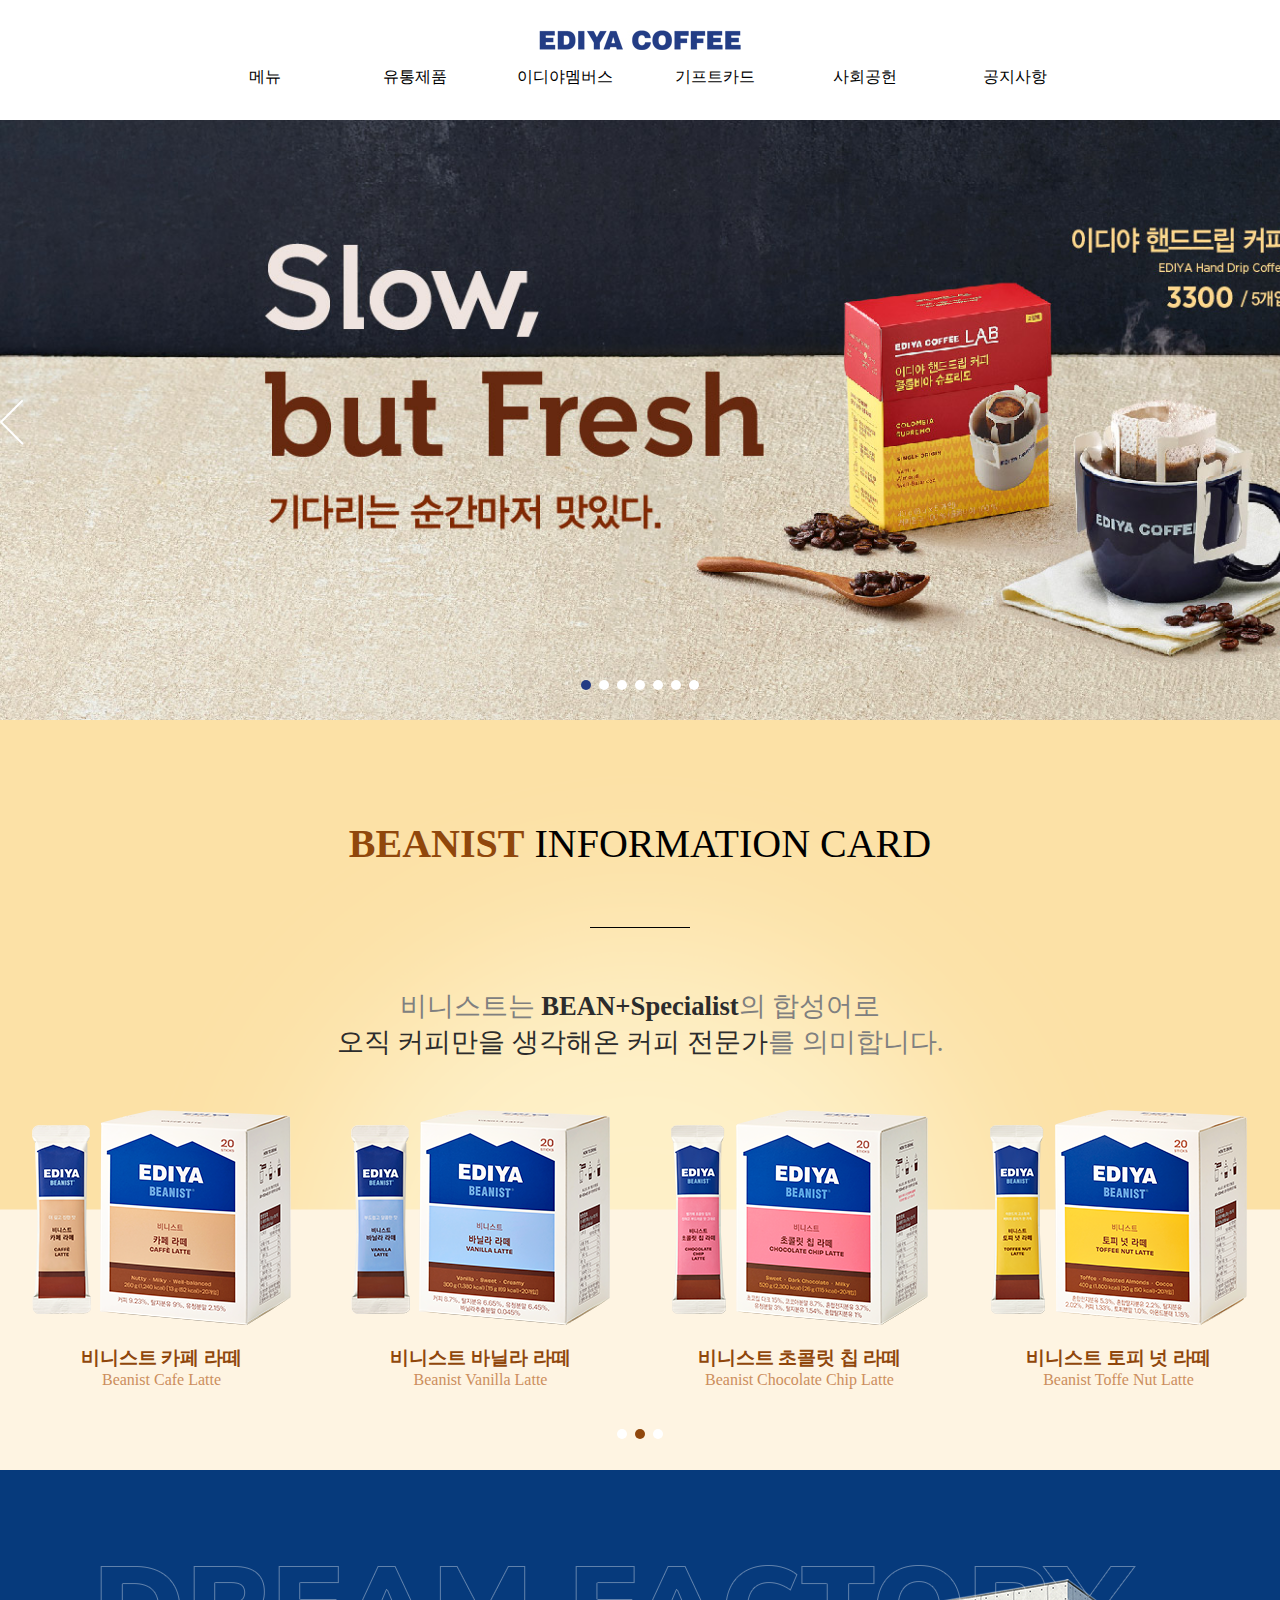
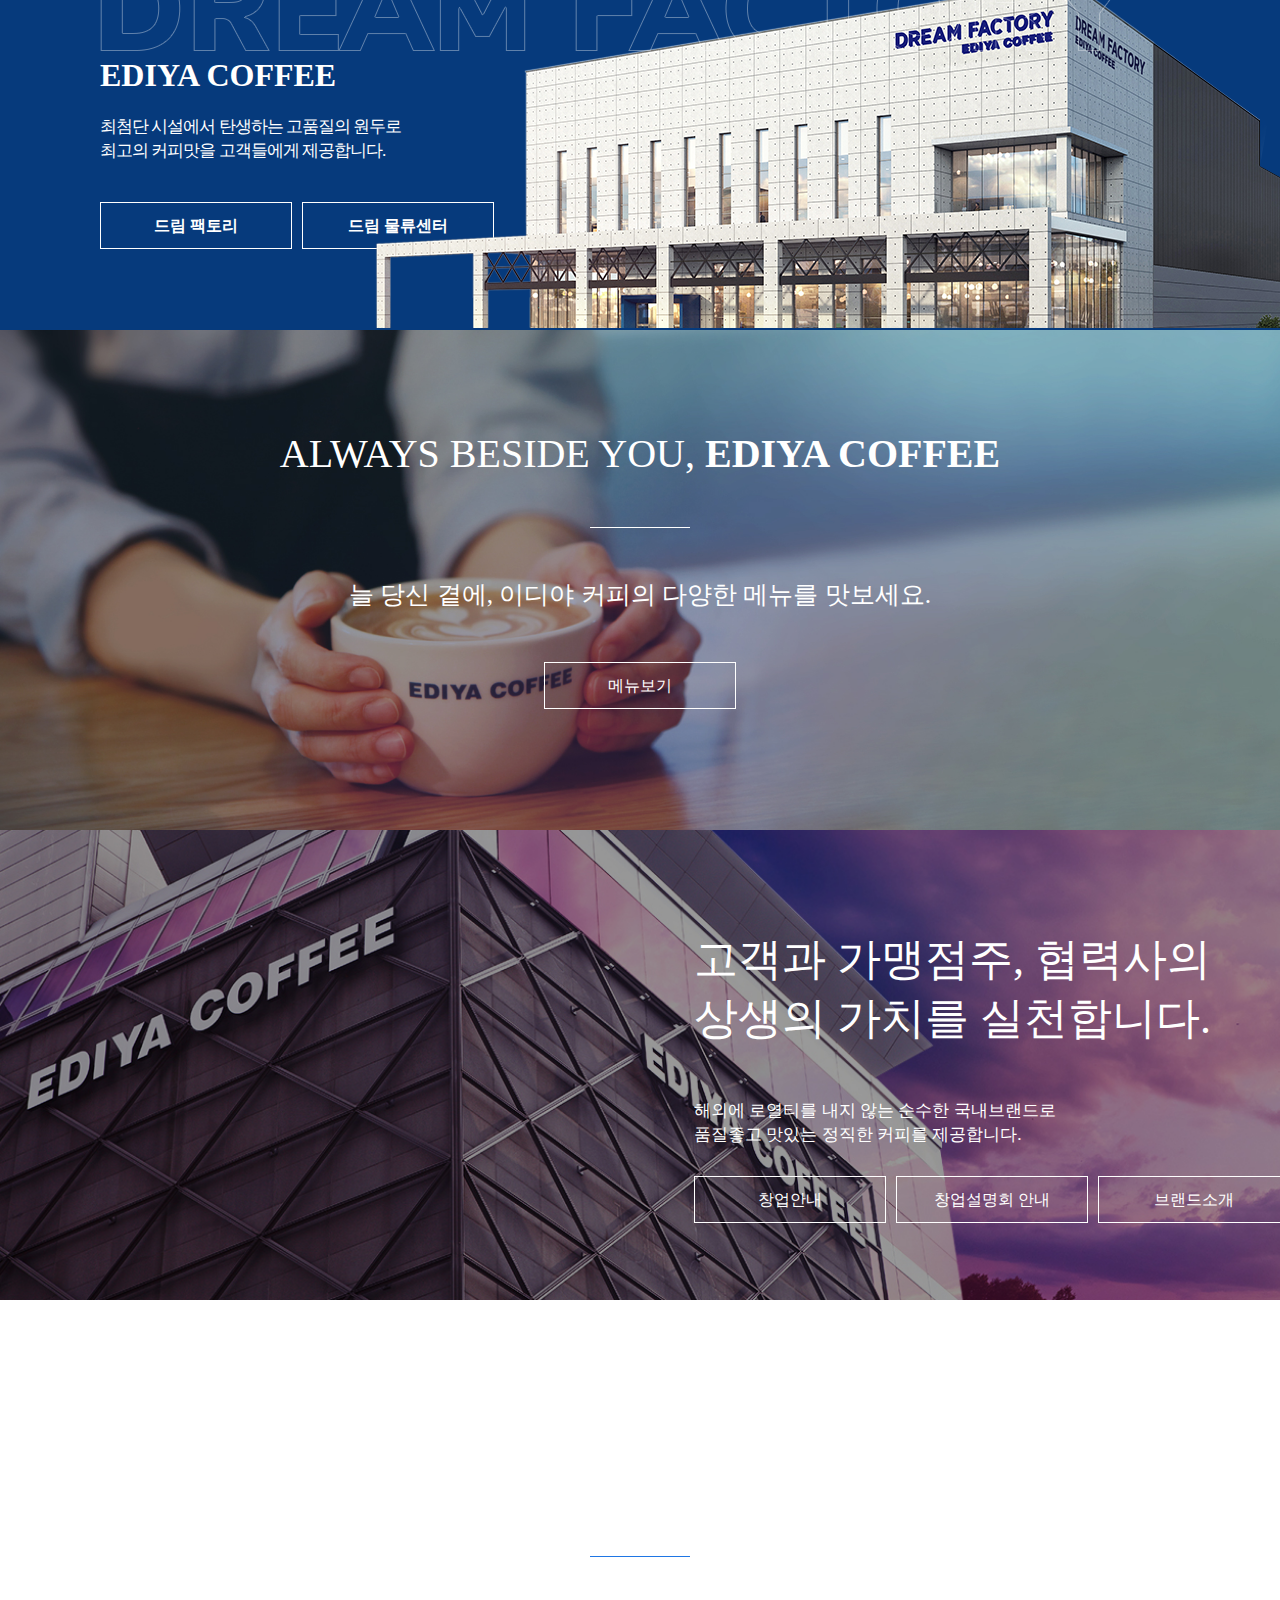
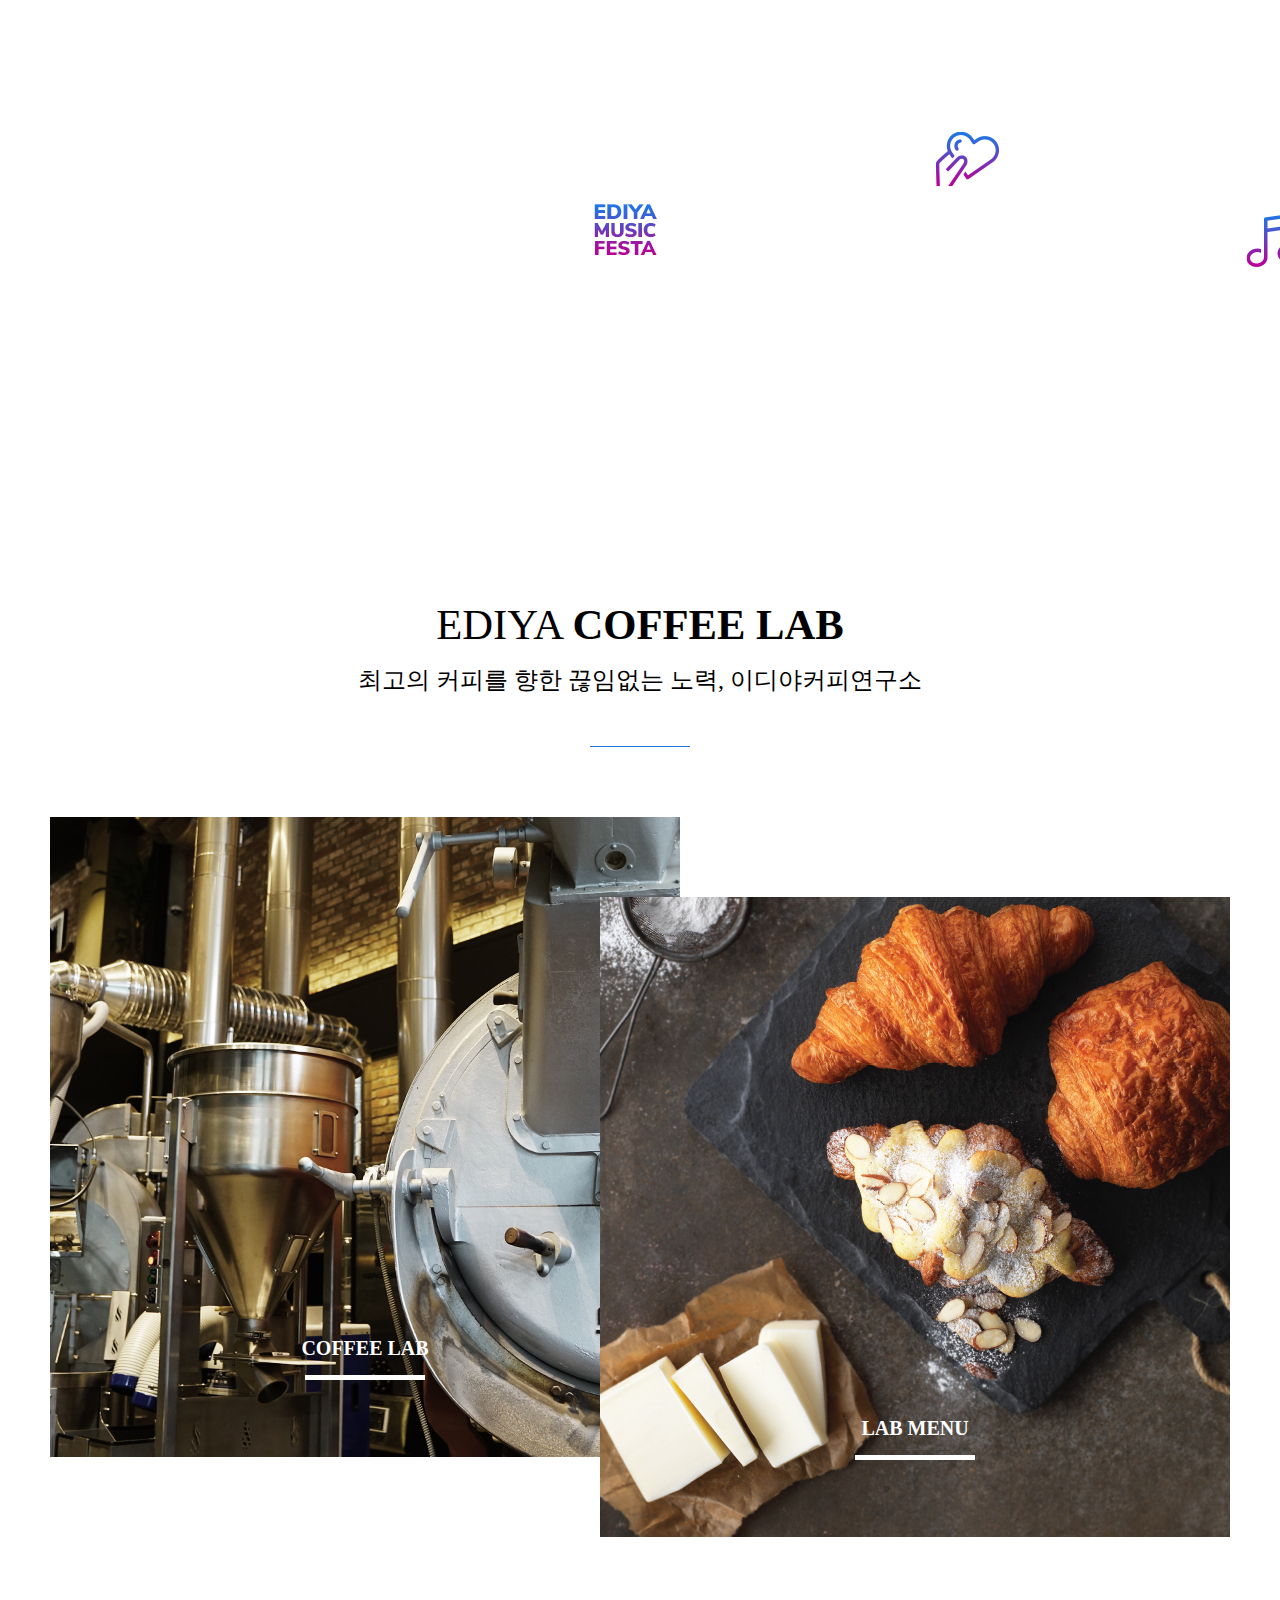
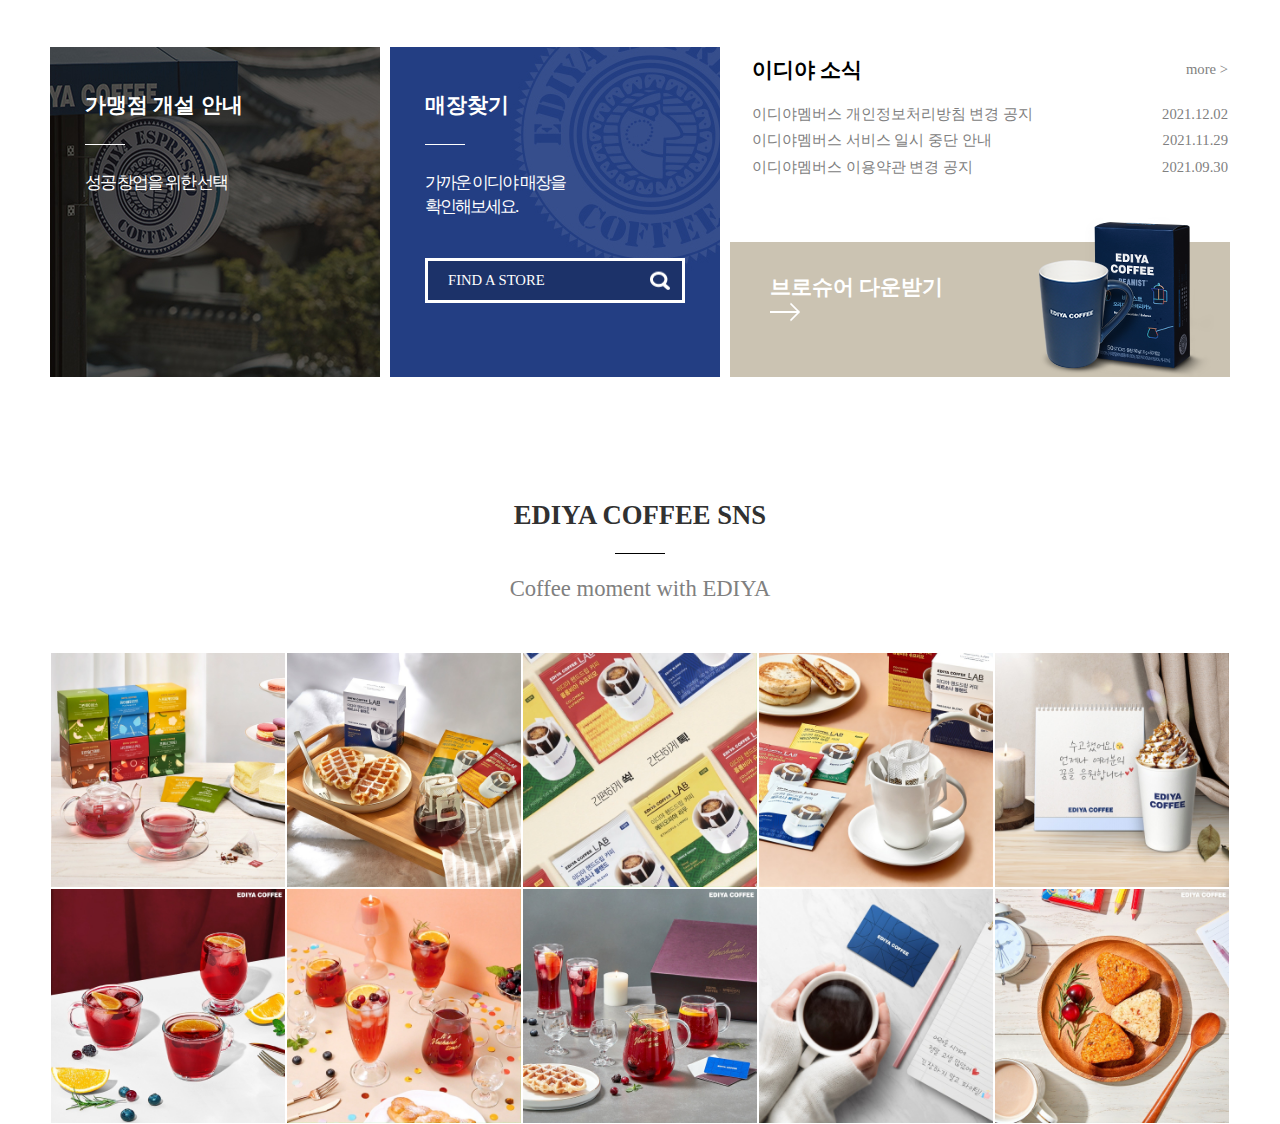
<file: portfolio/ediya/index.html>
<!DOCTYPE html>
<html lang="en">
<head>
  <meta charset="UTF-8">
  <title>이디야 커피 메인따라하기</title>
  <link rel="stylesheet" href="css/style.css">
</head>
<body>
  <div id="header">
    <div class="header_group">
      <h1 class="logo"><img src="images/top_logo.gif" alt="로고"></h1>
      <ul class="navi">
        <li><a href="#">메뉴</a></li>
        <li><a href="#">유통제품</a></li>
        <li><a href="#">이디야멤버스</a></li>
        <li><a href="#">기프트카드</a></li>
        <li><a href="#">사회공헌</a></li>
        <li><a href="#">공지사항</a></li>
    </div>
    <div class="banner">
      <div class="arrow">
        <img src="images/main_visual_prev.png" alt="이전" class="prev">
        <img src="images/main_visual_next.png" alt="다음" class="next">
      </div>
      <ul class="indicator">
        <li class="blue_button"><a href="#"></a></li>
        <li><a href="#"></a></li>
        <li><a href="#"></a></li>
        <li><a href="#"></a></li>
        <li><a href="#"></a></li>
        <li><a href="#"></a></li>
        <li><a href="#"></a></li>
      </ul>
  </div>
  </div>

  <div id="section">
    <div class="beanist">
      <h1 class="beanist_title">
        <span class="beanist_bold">BEANIST</span> INFORMATION CARD
      </h1>
      <div class="beanist_line"></div>
      <h2 class="beanist_sub">
        비니스트는 <span class="beanist_subbold">BEAN+Specialist</span>의 합성어로<br><span class="beanist_subcolor">오직 커피만을 생각해온 커피 전문가</span>를 의미합니다.
      </h2>
      <ul class=beanist_content>
        <li>
          <a href="#">
              <div class="beanist_img">
                <img src="images/main_beanist_latte01.png" alt="카페라떼">
              </div>
              <div class="beanist_txt">
                <span class="bold_color">비니스트 카페 라떼</span><br>Beanist Cafe Latte
              </div>

          </a>
        </li>
        <li>
          <a href="#">
              <div class="beanist_img">
                <img src="images/main_beanist_latte02.png" alt="바닐라라떼">
              </div>
              <div class="beanist_txt">
                <span class="bold_color">비니스트 바닐라 라떼</span><br>Beanist Vanilla Latte
              </div>

          </a>
        </li>
        <li>
          <a href="#">
              <div class="beanist_img">
                <img src="images/main_beanist_latte03.png" alt="초콜릿칩라떼">
              </div>
              <div class="beanist_txt">
                <span class="bold_color">비니스트 초콜릿 칩 라떼</span><br>Beanist Chocolate Chip Latte
              </div>

          </a>
        </li>
        <li>
          <a href="#">
              <div class="beanist_img">
                <img src="images/main_beanist_latte04.png" alt="토피넛라떼">
              </div>
              <div class="beanist_txt">
                <span class="bold_color">비니스트 토피 넛 라떼</span><br>Beanist Toffe Nut Latte
              </div>

          </a>
        </li>
      </ul>
      <ul class="beanist_indicator">
        <li><a href="#"></a></li>
        <li class="brown_button"><a href="#"></a></li>
        <li><a href="#"></a></li>
      </ul>
    </div>
    <div class="dream">
      <div class="dream_con">
        <img src="images/dream_factory_txt.png" alt="드림팩토리글자" class="dream_img">
        <h1 class="dream_title">EDIYA COFFEE</h1>
        <p class="dream_txt">최첨단 시설에서 탄생하는 고품질의 원두로<br>최고의 커피맛을 고객들에게 제공합니다.</p>
        <div class="dream_box">
          <div class="dream_box1">드림 팩토리</div>
          <div class="dream_box2">드림 물류센터</div>
        </div>
      </div>

      <div class="dream_factory">
        <img src="images/dream_factory.png" alt="건물">
      </div>
      
    </div>
    <div class="always">
      <h1 class="txt01"><span class="thin">ALWAYS BESIDE YOU,</span> EDIYA COFFEE</h1>
      <div class="line"></div>
      <h3 class="txt02">늘 당신 곁에, 이디야 커피의 다양한 메뉴를 맛보세요.</h3>
      <div class="show">메뉴보기</div>
    </div>
    <div class="client">
      <div class="client_layout">
        <div class="clien_layout2">
          <h1 class="txt03">고객과 가맹점주, 협력사의<br>상생의 가치를 실천합니다.</h1>
          <h3 class="txt04">해외에 로열티를 내지 않는 순수한 국내브랜드로<br>품질좋고 맛있는 정직한 커피를 제공합니다.</h3>
          <div class="box">
            <div class="guide1">창업안내</div>
            <div class="guide2">창업설명회 안내</div>
            <div class="introduction">브랜드소개</div>
        </div>
        </div>
      </div>  
    </div>
    <div class="culture">
      <h1 class="culture_title">EDIYA <span class="culture_bold">CULTURE LAB</span></h1>
      <h3 class="culture_txt">커피를 더 특별하게 만드는 문화가 시작되는 공간</h3>
      <div class="culture_line"></div>
      <div class="culture_bg">
        <ul class="culture_icon">
          <li>
            <a href="#">
              <img src="images/block03_icon01.png" alt="아이콘1">
              <p>이디야 뮤직 페스타</p>
            </a>
          </li>
          <li>
            <a href="#">
              <img src="images/block03_icon02.png" alt="아이콘2">
              <p>컬쳐랩 시설대관</p>
            </a>
          </li>
          <li>
            <a href="#">
              <img src="images/block03_icon03.png" alt="아이콘3">
              <p>이디야 컬쳐랩</p>
            </a>
          </li>
        </ul>
      </div>
    </div>
    <div class="coffee">
      <h1 class="coffee_title">EDIYA <span class="coffee_bold">COFFEE LAB</span></h1>
      <h3 class="coffee_txt">최고의 커피를 향한 끊임없는 노력, 이디야커피연구소</h3>
      <div class="coffee_line"></div>
      <ul class="coffee_img">
        <li>
          <div class="coffee_lab">
            <p class="lab_txt">COFFEE LAB</p>
            <div class="lab_line"></div>
          </div>
        </li>
        <li>
          <div class="lab_menu">
            <p class="lab_txt">LAB MENU</p>
            <div class="lab_line"></div>
          </div>
        </li>
      </ul>
      <div class="customer">
        <div class="customer_box1">
          <h3 class="cus_title">가맹점 개설 안내</h3>
          <div class="cus_line"></div>
          <p class="cus_txt">성공 창업을 위한 선택</p>
        </div>
        <div class="customer_box2">
          <h3 class="cus_title">매장찾기</h3>
          <div class="cus_line"></div>
          <p class="cus_txt">가까운 이디야 매장을<br>확인해보세요.</p>
          <div class="cus_search">
            FIND A STORE
          </div>

        </div>
        <div class="customer_box3">
          <table class="cus_news">
            <tr>
              <th>이디야 소식</th>
              <th>more ></th>
            </tr>
            <tr>
              <td>이디야멤버스 개인정보처리방침 변경 공지</td>
              <td>2021.12.02</td>
            </tr>
            <tr>
              <td>이디야멤버스 서비스 일시 중단 안내</td>
              <td>2021.11.29</td>
            </tr>
            <tr>
              <td>이디야멤버스 이용약관 변경 공지</td>
              <td>2021.09.30</td>
            </tr>
          </table>
          <div class="cus_down">브로슈어 다운받기
            <img src="images/main_brochure_img.png" alt="브로슈어이미지">
          </div>
        </div>
      </div>
    </div>
    <div class="sns">
      <h1 class="sns_txt1">EDIYA COFFEE SNS</h1>
      <div class="sns_line"></div>
      <h2 class="sns_txt2">Coffee moment with EDIYA</h2>
      <div class="sns_img">
        <ul>
          <li><a href="#"><img src="images/sns01.jpg" alt="sns사진"></a></li>
          <li><a href="#"><img src="images/sns02.jpg" alt="sns사진"></a></li>
          <li><a href="#"><img src="images/sns03.jpg" alt="sns사진"></a></li>
          <li><a href="#"><img src="images/sns04.jpg" alt="sns사진"></a></li>
          <li><a href="#"><img src="images/sns05.jpg" alt="sns사진"></a></li>
          <li><a href="#"><img src="images/sns06.jpg" alt="sns사진"></a></li>
          <li><a href="#"><img src="images/sns07.jpg" alt="sns사진"></a></li>
          <li><a href="#"><img src="images/sns08.jpg" alt="sns사진"></a></li>
          <li><a href="#"><img src="images/sns09.jpg" alt="sns사진"></a></li>
          <li><a href="#"><img src="images/sns10.jpg" alt="sns사진"></a></li>
        </ul>
    </div>
    </div>
  </div>
  <div id="footer">
    
  </div>
</body>
</html>
</file>
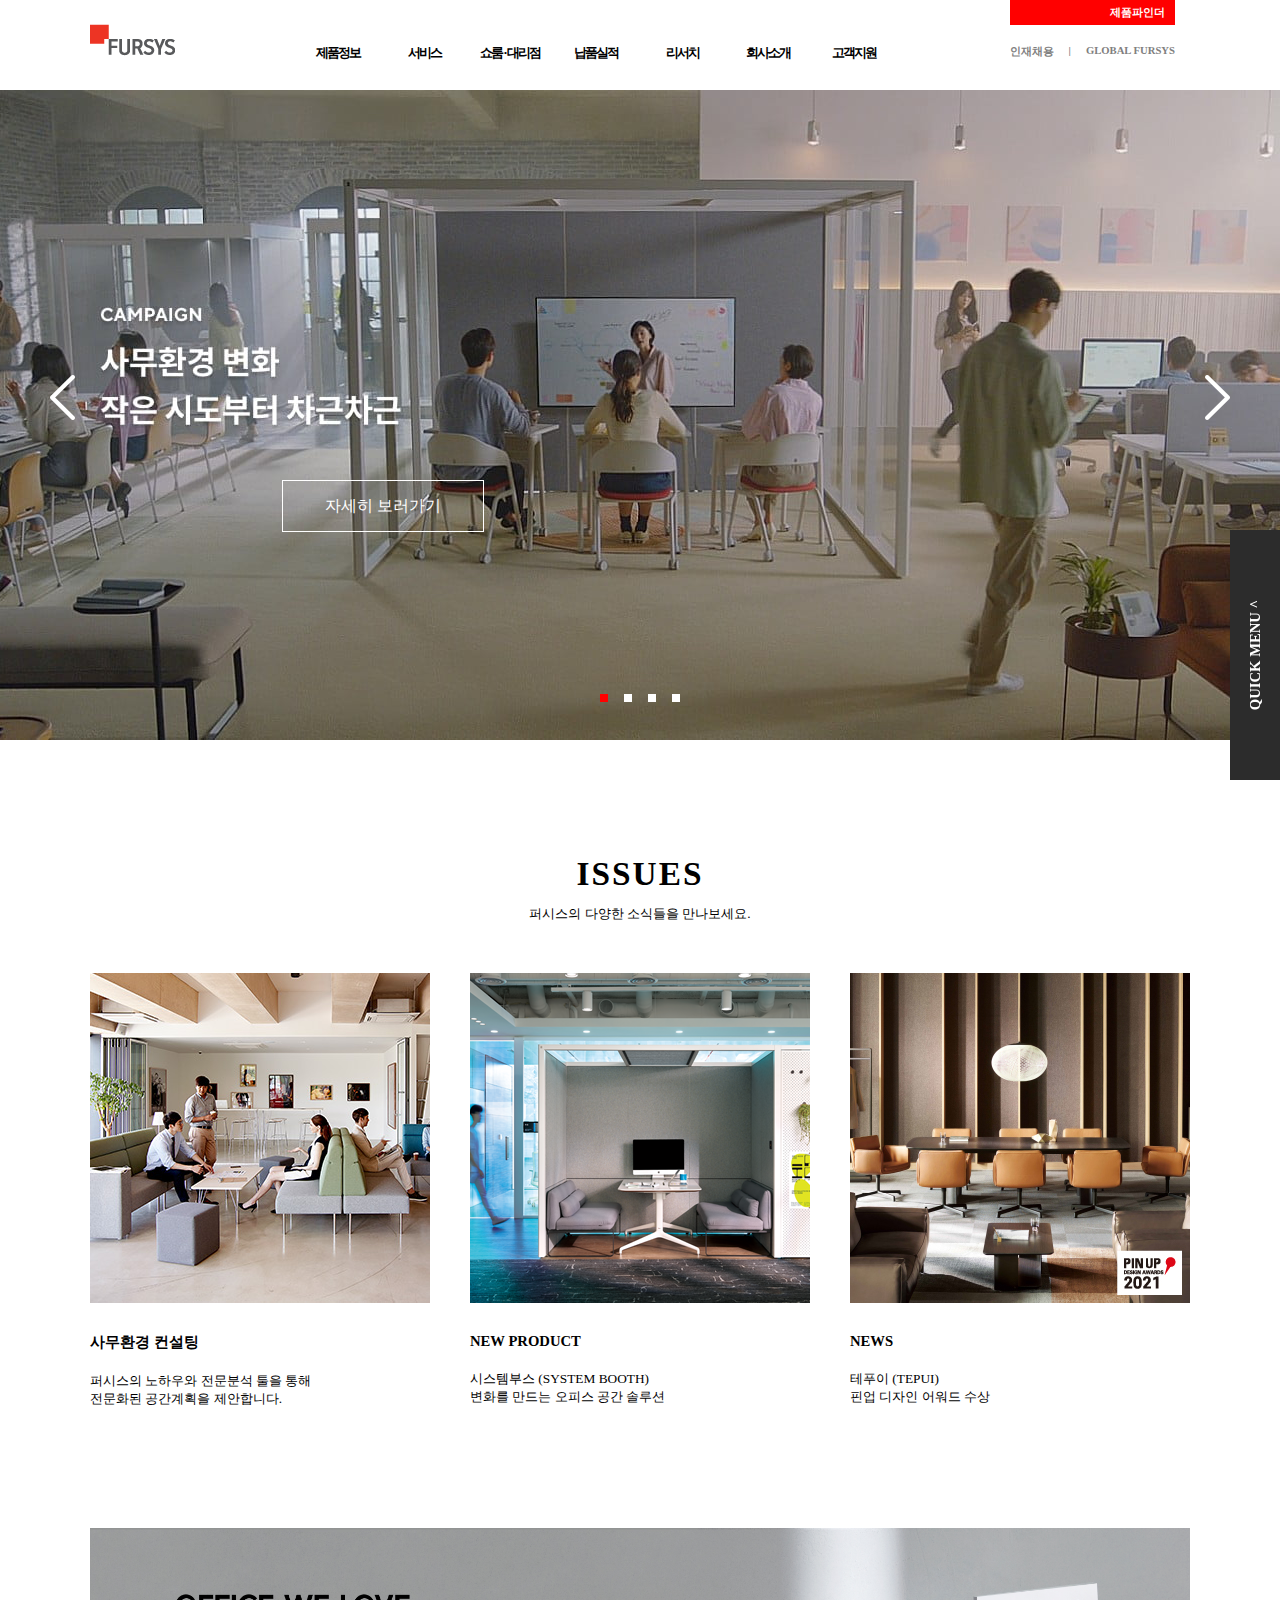
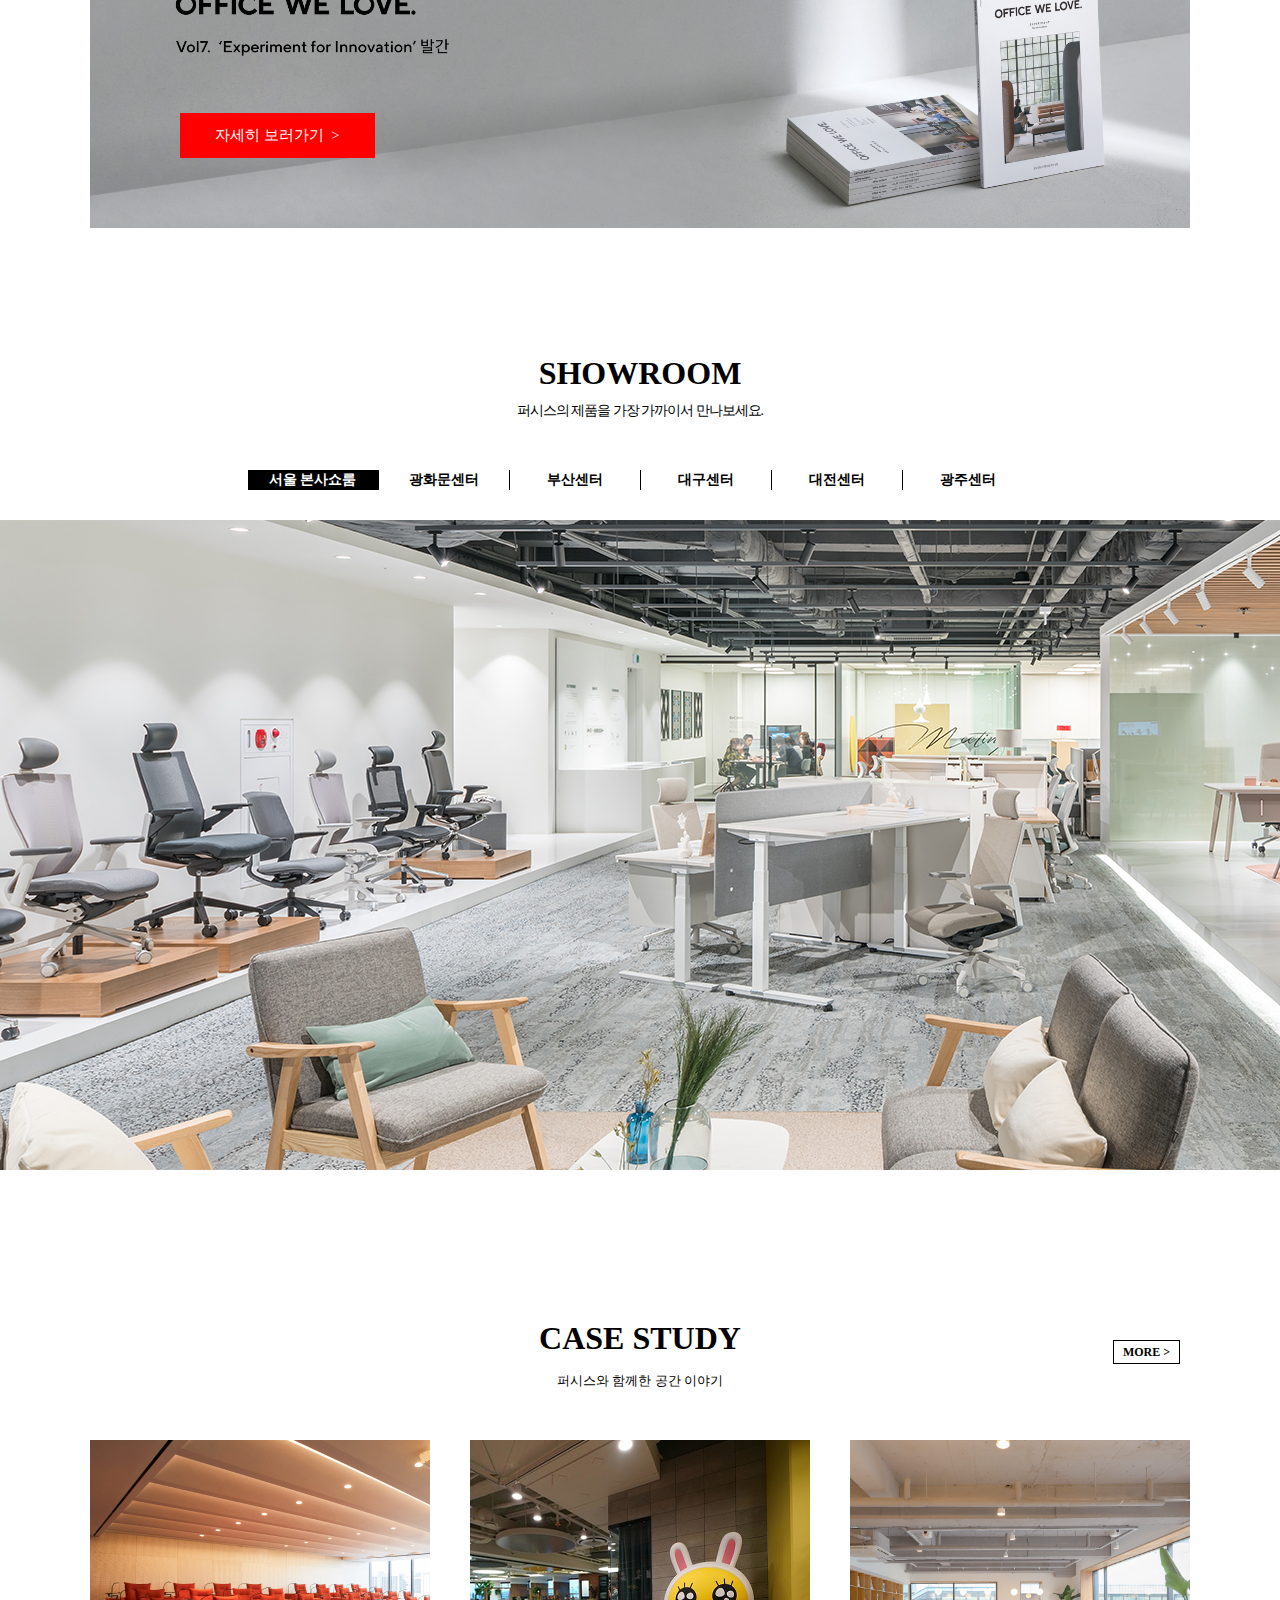
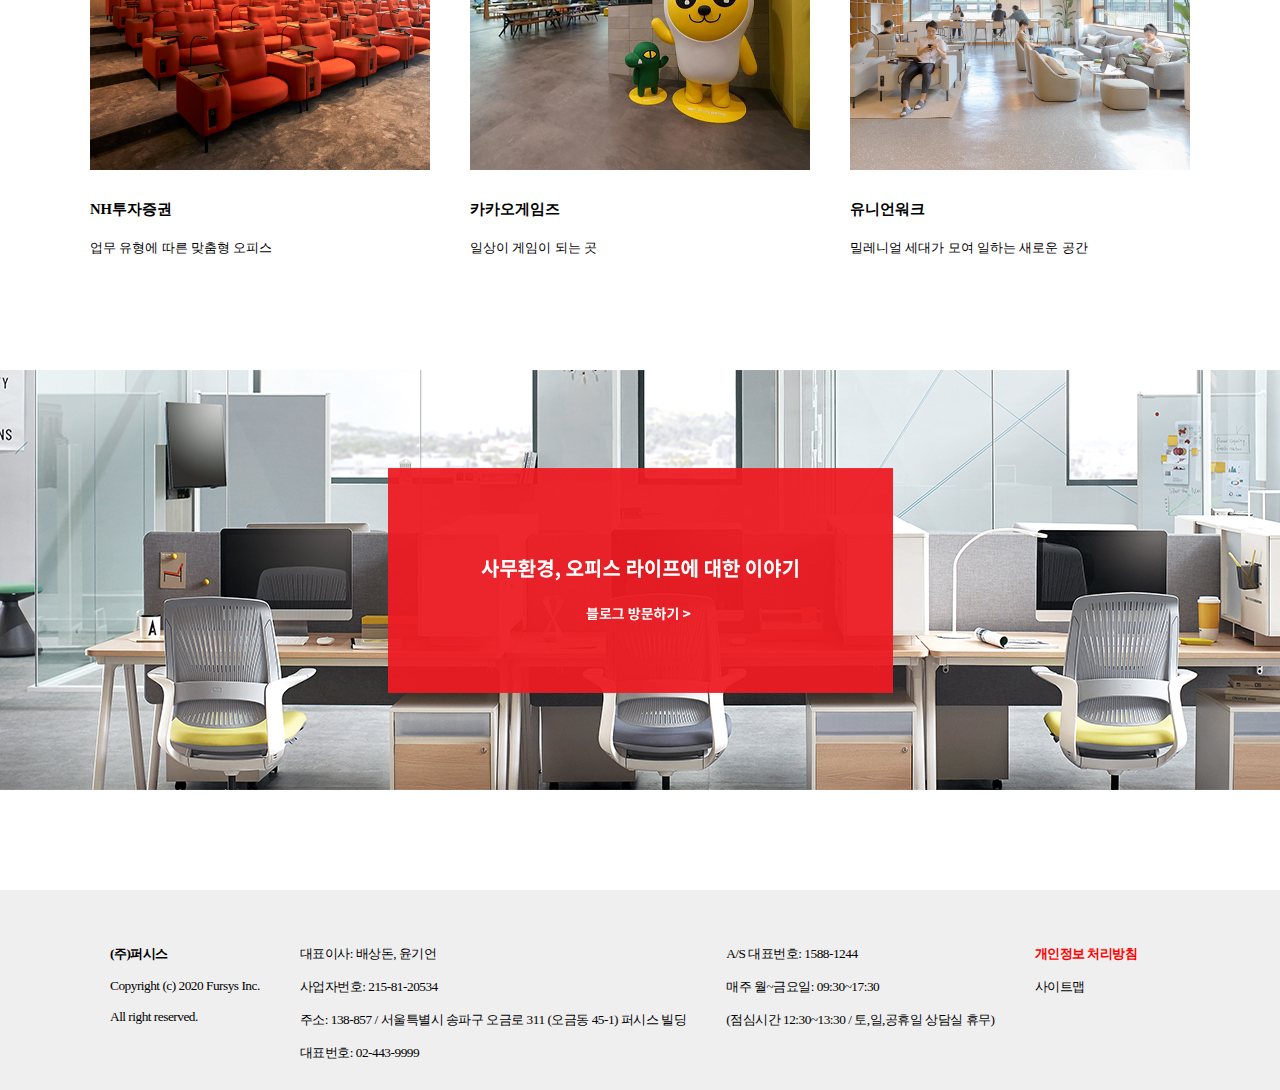
<file: portfolio/fursys/index.html>
<!DOCTYPE html>
<html lang="en">
<head>
  <meta charset="UTF-8">
  <meta http-equiv="X-UA-Compatible" content="IE=edge">
  <meta name="viewport" content="width=device-width, initial-scale=1.0">
  <title>fursys main</title>
  <link rel="stylesheet" href="css/style.css">
  <link rel="stylesheet" href="https://use.fontawesome.com/releases/v5.14.0/css/all.css" integrity="sha384-HzLeBuhoNPvSl5KYnjx0BT+WB0QEEqLprO+NBkkk5gbc67FTaL7XIGa2w1L0Xbgc" crossorigin="anonymous">
  <script src="js/jquery-3.6.0.min.js"></script>
  <script src="js/script.js"></script>
</head>
<body>
  <!-- 헤더시작 -->
  <header>
    <nav class="clearFix">
      <h1 class="logo"><img src="images/text_logo.png" alt="logo"></h1>
      <ul class="gnb clearFix">
        <li>
          <a href="#">제품정보</a>
          <ul class="sub">
            <li><a href="#">오피스</a></li>
            <li><a href="#">데스크 & 패널</a></li>
            <li><a href="#">프리미어클래스</a></li>
            <li><a href="#">중역용의자</a></li>
            <li><a href="#">사무용의자</a></li>
            <li><a href="#">회의용의자</a></li>
          </ul>
        </li>
        <li>
          <a href="#">서비스</a>
          <ul class="sub">
            <li><a href="#">사무환경 컨설팅</a></li>
            <li><a href="#">해외수출 프로그램</a></li>
          </ul>
        </li>
        <li>
          <a href="#">쇼룸 · 대리점</a>
          <ul class="sub">
            <li><a href="#">쇼룸안내</a></li>
            <li><a href="#">대리점 안내</a></li>
            <li><a href="#">오피스 컨설턴트 소개</a></li>
          </ul>
        </li>
        <li>
          <a href="#">납품실적</a>
          <ul class="sub">
            <li><a href="#">주요 납품사례</a></li>
            <li><a href="#">클라이언트 목록</a></li>
          </ul>
        </li>
        <li>
          <a href="#">리서치</a>
          <ul class="sub">
            <li><a href="#">R & D 센터</a></li>
            <li><a href="#">퍼시스 북스</a></li>
          </ul>
        </li>
        <li>
          <a href="#">회사소개</a>
          <ul class="sub">
            <li><a href="#">퍼시스그룹</a></li>
            <li><a href="#">퍼시스</a></li>
            <li><a href="#">퍼시스 네트워크</a></li>
            <li><a href="#">미디어센터</a></li>
            <li><a href="#">IR</a></li>
            <li><a href="#">협력업체등록안내</a></li>
          </ul>
        </li>
        <li>
          <a href="#">고객지원</a>
          <ul class="sub">
            <li><a href="#">제품/서비스 문의</a></li>
            <li><a href="#">A/S 문의</a></li>
            <li><a href="#">기타 문의</a></li>
          </ul>
        </li>
      </ul>
      <ul class="search clearFix">
        <li><a href="#"><i class="fas fa-search"></i>제품파인더</a></li>
        <li><a href="#">인재채용</a></li>
        <li>|</li>
        <li><a href="#">GLOBAL FURSYS</a></li>
      </ul>
    </nav>
  </header>
<!-- 헤더끝 -->
<!-- 섹션시작 -->
  <section>
    <div class="visual">
      <img src="images/arrow_l_n.png" alt="left">
      <div class="more_box">자세히 보러가기</div>
      <img src="images/arrow_r_n.png" alt="right">
      <ul class="indicator clearFix">
        <li><a href="#"></a></li>
        <li><a href="#"></a></li>
        <li><a href="#"></a></li>
        <li><a href="#"></a></li>
      </ul>
    </div>
    <div class="issue">
      <div class="issue_group">
        <h1 class="issue_title">ISSUES</h1>
        <h3 class="issue_subtitle">퍼시스의 다양한 소식들을 만나보세요.</h3>
        <div class="issue_conbox clearFix">
          <div class="issue_con1">
            <a href="#">
              <img src="images/issues01.jpg" alt="1">
              <span>자세히 보러가기 ></span>
              <h4>사무환경 컨설팅</h4>
              <p>
                퍼시스의 노하우와 전문분석 툴을 통해<br>
                전문화된 공간계획을 제안합니다.
              </p>
            </a>
          </div>
          <div class="issue_con2">
            <a href="#">
              <img src="images/issues02.png" alt="2">
              <span>자세히 보러가기 ></span>
              <h4>NEW PRODUCT</h4>
              <p>
                시스템부스 (SYSTEM BOOTH)<br>
                변화를 만드는 오피스 공간 솔루션
              </p>
            </a>
          </div>
          <div class="issue_con3">
            <a href="#">
              <img src="images/issues03.jpg" alt="3">
              <span>자세히 보러가기 ></span>
              <h4>NEWS</h4>
              <p>
                테푸이 (TEPUI)<br>
                핀업 디자인 어워드 수상
              </p>
            </a>
          </div>
        </div>
        <div class="issue_office"><p>자세히 보러가기 &nbsp;></p></div>
      </div>
    </div>

    <div class="showroom">
      <h1 class="show_title">SHOWROOM</h1>
      <p class="show_subtitle">퍼시스의 제품을 가장 가까이서 만나보세요.</p>
      <div class="tab">
        <ul class="tabmenu clearFix">
          <li class="active">
            <a href="#">서울 본사쇼룸</a>
            <img src="images/04_shoroom_1.jpg" alt="show_img1">
          </li>
          <li>
            <a href="#">광화문센터</a>
            <img src="images/04_shoroom_2.jpg" alt="show_img2">
          </li>
          <li>
            <a href="#">부산센터</a>
            <img src="images/04_shoroom_3.jpg" alt="show_img3">
          </li>
          <li>
            <a href="#">대구센터</a>
            <img src="images/04_shoroom_4.jpg" alt="show_img4">
          </li>
          <li>
            <a href="#">대전센터</a>
            <img src="images/04_shoroom_5.jpg" alt="show_img5">
          </li>
          <li>
            <a href="#">광주센터</a>
            <img src="images/04_shoroom_6.jpg" alt="show_img6">
          </li>
        </ul>
      </div>
    </div>
    <div class="study">
      <h1 class="study_title">CASE STUDY</h1>
      <h3 class="study_txt">퍼시스와 함께한 공간 이야기</h3>
      <p class="study_more"><a href="#">MORE ></a></p>
      <ul class="study_group clearFix">
        <li>
          <a href="#">
            <div class="study_img">
              <img src="images/case_study_01_NH.jpg" alt="study01">
              <div class="study_black">자세히 보러가기 &nbsp;></div>
            </div>
            <h3 class="study_subtitle">NH투자증권</h3>
            <p class="study_subtxt">업무 유형에 따른 맞춤형 오피스</p>
          </a>
        </li>
        <li>
          <a href="#">
            <div class="study_img">
              <img src="images/case_study_02.jpg" alt="study02">
              <div class="study_black">자세히 보러가기 &nbsp;></div>
            </div>
            <h3 class="study_subtitle">카카오게임즈</h3>
            <p class="study_subtxt">일상이 게임이 되는 곳</p>
          </a>
        </li>
        <li>
          <a href="#">
            <div class="study_img">
              <img src="images/case_study_03.jpg" alt="study03">
              <div class="study_black">자세히 보러가기 &nbsp;></div>
            </div>
            <h3 class="study_subtitle">유니언워크</h3>
            <p class="study_subtxt">밀레니얼 세대가 모여 일하는 새로운 공간</p>
          </a>
        </li>
      </ul>
    </div>
    <a href="#"><div class="life"></div></a>
    <div class="quick_group">
      <div class="quick">QUICK MENU ^</div>
      <ul class="quick_sub">
        <li><a href="#">1:1 상담문의</a></li>
        <li><a href="#">A/S 신청</a></li>
        <li><a href="#">대리점 안내</a></li>
        <li><a href="#">쇼룸 안내</a></li>
        <li><a href="#">카탈로그 신청</a></li>
        <li><a href="#">블로그</a></li>
        <li><a href="#">페이스북</a></li>
        <li><a href="#">유튜브</a></li>
      </ul>
    </div>
  </section>
<!-- 섹션끝 -->
<!-- 푸터시작 -->
  <footer>
    <ul class="copyright clearFix">
      <li>
        <ul>
          <li><b>(주)퍼시스</b></li>
          <li>Copyright (c) 2020 Fursys Inc.</li>
          <li>All right reserved.</li>
        </ul>
      </li>
      <li>
        <ul>
          <li>대표이사: 배상돈, 윤기언</li>
          <li>사업자번호: 215-81-20534</li>
          <li>주소: 138-857 / 서울특별시 송파구 오금로 311 (오금동 45-1) 퍼시스 빌딩</li>
          <li>대표번호: 02-443-9999</li>
        </ul>
      </li>
      <li>
        <ul>
          <li>A/S 대표번호: 1588-1244</li>
          <li>매주 월~금요일: 09:30~17:30</li>
          <li>(점심시간 12:30~13:30 / 토,일,공휴일 상담실 휴무)</li>
        </ul>
      </li>
      <li>
        <ul>
          <li><a href="#"><b>개인정보 처리방침</b></a></li>
          <li><a href="#">사이트맵</a></li>
        </ul>
      </li>
    </ul>
  </footer>
  <!-- 푸터끝 -->
</body>
</html>
</file>
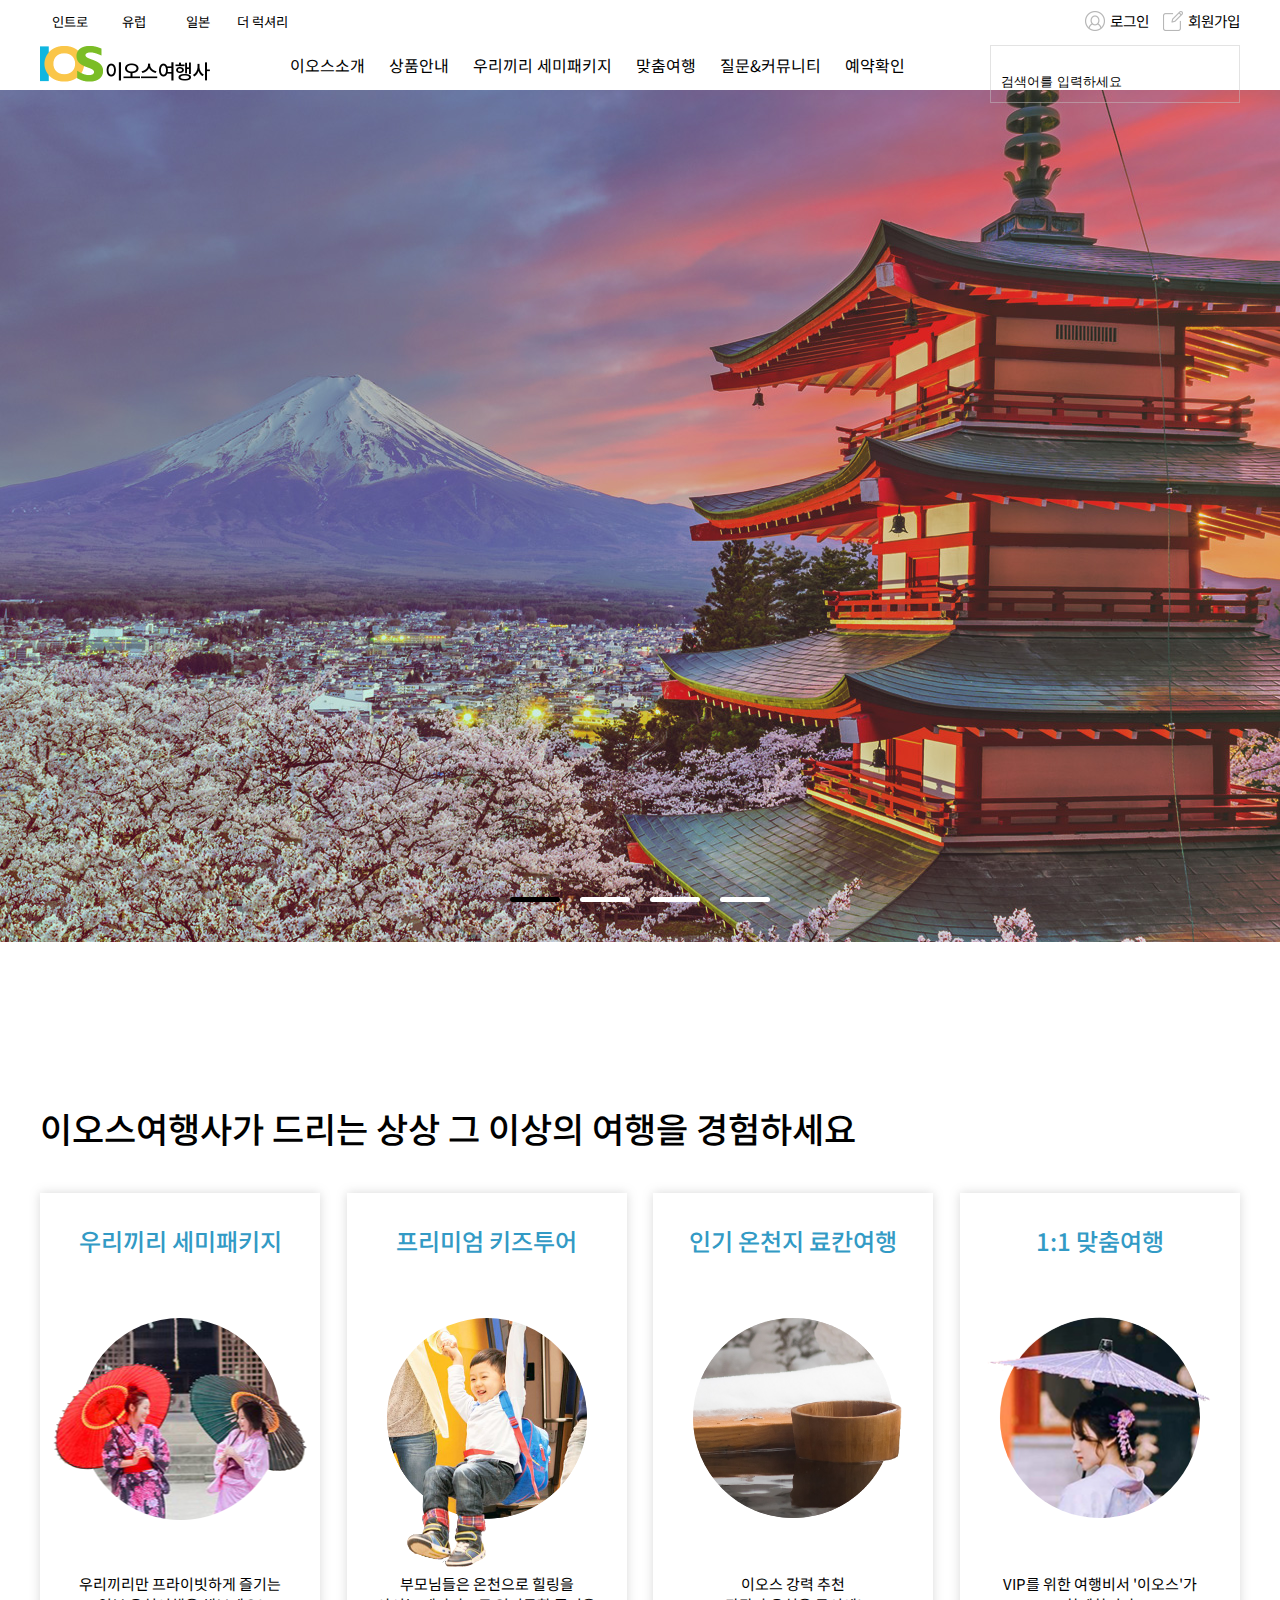
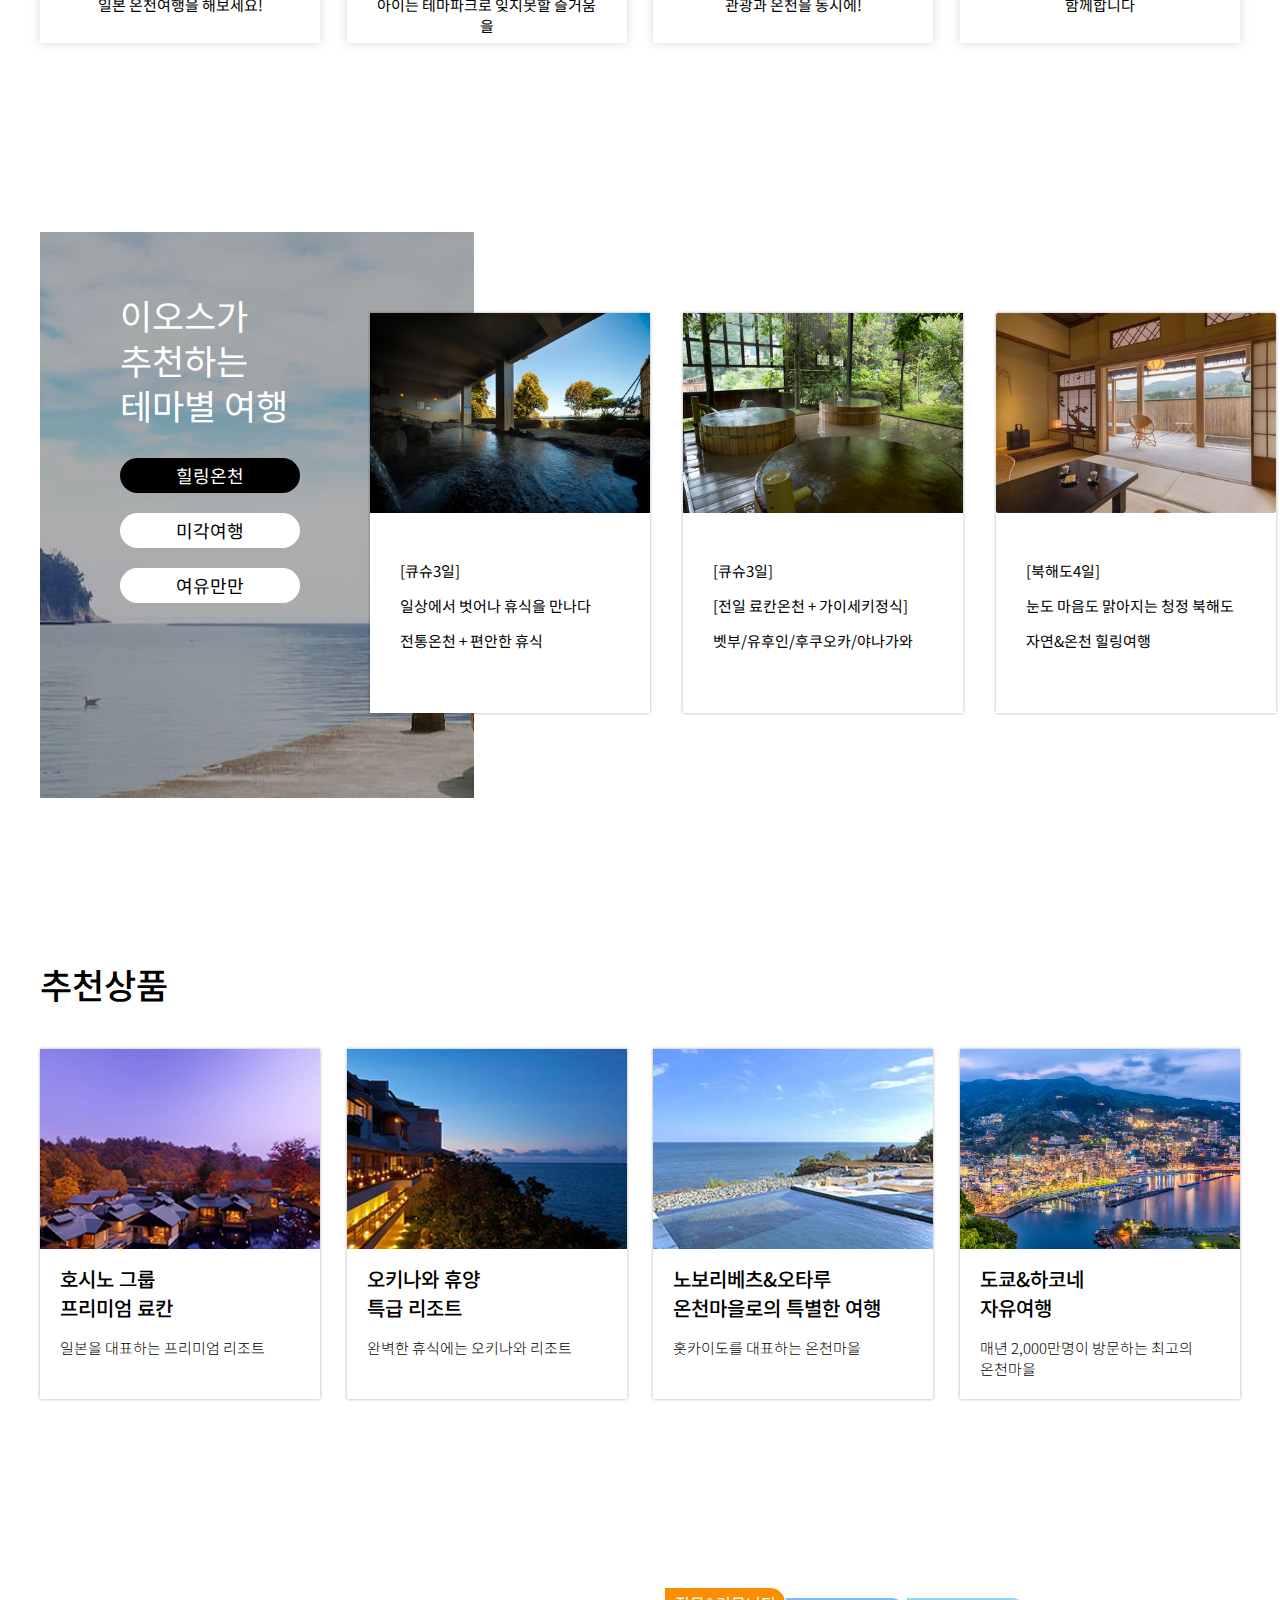
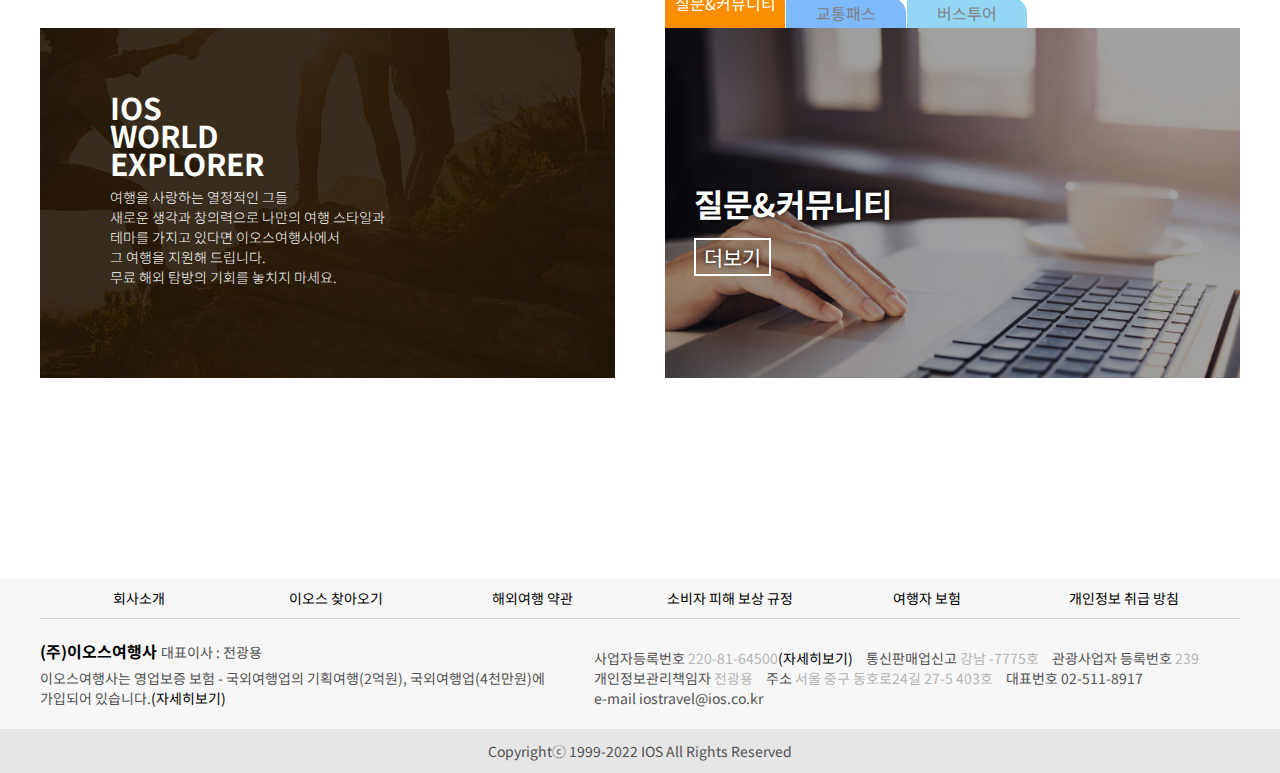
<file: portfolio/iosjapan/index.html>
<!DOCTYPE html>
<html lang="en">
<head>
  <meta charset="UTF-8">
  <meta http-equiv="X-UA-Compatible" content="IE=edge">
  <meta name="viewport" content="width=device-width, initial-scale=1.0">
  <title>이오스여행사 일본</title>
  <link rel="stylesheet" href="css/style.css">
  <link rel="stylesheet" href="https://use.fontawesome.com/releases/v5.14.0/css/all.css" integrity="sha384-HzLeBuhoNPvSl5KYnjx0BT+WB0QEEqLprO+NBkkk5gbc67FTaL7XIGa2w1L0Xbgc" crossorigin="anonymous">
  <link rel="preconnect" href="https://fonts.googleapis.com">
  <link rel="preconnect" href="https://fonts.gstatic.com" crossorigin>
  <link href="https://fonts.googleapis.com/css2?family=Noto+Sans+KR:wght@100;300;400;500;700&display=swap" rel="stylesheet">
  <link rel="stylesheet" href="css/slick.css">
  <!-- <link rel="stylesheet" href="css/slick-theme.css"> -->
  <script src="js/jquery-3.6.0.min.js"></script>
  <script src="js/slick.js"></script>
  <script defer src="js/script.js"></script>
</head>
<body>
  <header>
    <div class="header_top">
      <ul class="sitemap">
        <li><a href="#">인트로</a></li>
        <li><a href="#">유럽</a></li>
        <li><a href="#">일본</a></li>
        <li><a href="#">더 럭셔리</a></li>
      </ul>
      <ul class="login">
        <li><a href="#"><img src="images/login.png" alt="login">로그인</a></li>
        <li><a href="#"><img src="images/joinin.png" alt="joinin">회원가입</a></li>
      </ul>
    </div>
    <nav>
      <h1 class="logo"><img src="images/toplogo.png" alt="logo"></h1>
      <ul class="gnb">
        <li>
          <a href="#">이오스소개</a>
        </li>
        <li>
          <a href="#">상품안내</a>
          <ul class="sub clearFix">
            <li>
              <a href="#">프리미엄 료칸여행</a>
              <ul class="sub_sub">
                <li><a href="#">유후인/벳부/쿠로카와</a></li>
                <li><a href="#">하코네/아타미/이즈</a></li>
                <li><a href="#">아리마/교토</a></li>
                <li><a href="#">타케오/우레시노</a></li>
                <li><a href="#">가루이자와/군마/유자와</a></li>
                <li><a href="#">가고시마/미야자키</a></li>
                <li><a href="#">홋카이도</a></li>
                <li><a href="#">오키나와 리조트</a></li>
                <li><a href="#">그 외 온천</a></li>
              </ul>
            </li>
            <li>
              <a href="#">후쿠오카&큐슈</a>
              <ul class="sub_sub">
                <li><a href="#">후쿠오카/기타큐슈</a></li>
                <li><a href="#">유후인/벳부/쿠로가와</a></li>
                <li><a href="#">하우스텐보스/나가사키</a></li>
                <li><a href="#">우레시노/타케오/카라츠</a></li>
                <li><a href="#">가고시마/미야자키</a></li>
              </ul>
            </li>
            <li>
              <a href="#">오사카&교토</a>
              <ul class="sub_sub">
                <li><a href="#">오사카/교토/고베/아리마</a></li>
              </ul>
            </li>
            <li>
              <a href="#">도쿄&하코네</a>
              <ul class="sub_sub">
                <li><a href="#">하코네/아타미/이즈</a></li>
                <li><a href="#">가루이자와/군마/유자와</a></li>
              </ul>
            </li>
            <li>
              <a href="#">훗카이도</a>
              <ul class="sub_sub">
                <li><a href="#">노보리베츠/도야</a></li>
                <li><a href="#">오타루/삿포로/죠잔케이</a></li>
                <li><a href="#">시코츠코/토마무/후라노</a></li>
                <li><a href="#">하코다테(유노카와)</a></li>
                <li><a href="#">아사히카와/소운쿄</a></li>
              </ul>
            </li>
            <li>
              <a href="#">오키나와</a>
              <ul class="sub_sub">
                <li><a href="#">오키나와 본섬</a></li>
                <li><a href="#">본토&주변섬</a></li>
              </ul>
            </li>
            <li>
              <a href="#">소도시여행</a>
              <ul class="sub_sub">
                <li><a href="#">아오모리/아키타</a></li>
                <li><a href="#">도야마/알펜루트</a></li>
                <li><a href="#">가나자와/이시카와</a></li>
                <li><a href="#">나고야/기후</a></li>
                <li><a href="#">시즈오카/후지산</a></li>
                <li><a href="#">돗토리/요나고</a></li>
                <li><a href="#">히로시마/오카야마</a></li>
                <li><a href="#">타카마츠/나오시마</a></li>
                <li><a href="#">마츠야마/도고</a></li>
              </ul>
            </li>
          </ul>
        </li>
        <li>
          <a href="#">우리끼리 세미패키지</a>
        </li>
        <li>
          <a href="#">맞춤여행</a>
        </li>
        <li>
          <a href="#">질문&커뮤니티</a>
        </li>
        <li>
          <a href="#">예약확인</a>
        </li>
      </ul>
      <div class="search_block">
        <form action="search clearFix">
          <input type="text" placeholder="검색어를 입력하세요" maxlength="16">
          <button type="submit"><i class="fas fa-search"></i></button>
        </form>
      </div>
    </nav>
  </header>
<!-- 헤더끝 -->
  <section>
    <!-- <div class="box_b"></div>
    <div class="box_n"></div> -->
    <div class="top_btn"><i class="fas fa-chevron-circle-up"></i></div>
    <div class="phone">
      <p class="p_click">눌러서 더보기</p>
      <img src="images/call.png" alt="call">
      <div class="number">
        <p class="num1">
          대표전화번호<br><br>
          <span class="bold">02.511.8917</span><br>
          영업시간 : 월~금 13:00 ~ 17:00
        </p>
        <p class="num2">
          <span class="color_b">유럽 및 지중해</span><br><br>
          <span class="bold">02.511.1584</span>
        </p>
        <p class="num3">
          <span class="color_r">일본</span><br><br>
          <span class="bold">02.546.4674</span>
        </p>
        <p class="num4">
          더 럭셔리<br><br>
          <span class="bold">02.511.1584</span>
        </p>
      </div>
    </div>
    <div class="main_visual">
      <ul class="slide">
        <li class="s_box1"></li>
        <li class="s_box2"></li>
        <li class="s_box3"></li>
        <li class="s_box4"></li>
      </ul>
      <ul class="slide_btn">
        <li class="prev">
          <img src="images/arrorL.gif" alt="prev">
        </li>
        <li class="next">
          <img src="images/arrorR.gif" alt="next">
        </li>
      </ul>
    </div>
    <!-- 슬라이드끝 -->
    <div class="concept">
      <h1 class="c_title">이오스여행사가 드리는 상상 그 이상의 여행을 경험하세요</h1>
      <ul class="c_group clearFix">
        <li>
          <a href="#">
            <div class="c_circle"></div>
          </a>
          <img src="images/우리끼리원.png" alt="con1">
          <h1>우리끼리 세미패키지</h1>
          <p>우리끼리만 프라이빗하게 즐기는 <br>일본 온천여행을 해보세요!</p>
        </li>
        <li>
          <a href="#">
            <div class="c_circle"></div>
          </a>
          <img src="images/키즈투어원.png" alt="con2">
          <h1>프리미엄 키즈투어</h1>
          <p>
            부모님들은 온천으로 힐링을<br>
            아이는 테마파크로 잊지못할 즐거움을
          </p>
        </li>
        <li>
          <a href="#">
            <div class="c_circle"></div>
          </a>
          <img src="images/인기온천원.png" alt="con3">
          <h1>인기 온천지 료칸여행</h1>
          <p>
            이오스 강력 추천<br>
            관광과 온천을 동시에!
          </p>
        </li>
        <li>
          <a href="#">
            <div class="c_circle"></div>
          </a>
          <img src="images/맞춤여행원.png" alt="con4">
          <h1>1:1 맞춤여행</h1>
          <p>VIP를 위한 여행비서 '이오스'가 <br>함께합니다</p>
        </li>
      </ul>
    </div>
    <!-- 컨셉끝 --> 
    <div class="theme">
      <div class="t_box">
        <h1 class="t_title">
          이오스가<br>
          추천하는<br>
          테마별 여행
        </h1>
        <ul class="t_tab clearFix">
          <li class="active">
            <a href="#">힐링온천</a>
            <ul class="t_sub clearFix">
              <li>
                <a href="#">
                  <img src="images/온천테마1.jpg" alt="theme1">
                  <p>[큐슈3일]<br> 일상에서 벗어나 휴식을 만나다 <br>전통온천 + 편안한 휴식</p>
                </a>
              </li>
              <li>
                <a href="#">
                  <img src="images/온천테마2.jpg" alt="theme2">
                  <p>[큐슈3일]<br> [전일 료칸온천 + 가이세키정식] <br>벳부/유후인/후쿠오카/야나가와</p>
                </a>
              </li>
              <li>
                <a href="#">
                  <img src="images/온천테마3.jpg" alt="theme3">
                  <p>[북해도4일]<br> 눈도 마음도 맑아지는 청정 북해도 <br>자연&온천 힐링여행</p>
                </a>
              </li>
            </ul>
          </li>
          <li>
            <a href="#">미각여행</a>
            <ul class="t_sub">
              <li>
                <a href="#">
                  <img src="images/음식테마1.jpg" alt="theme4">
                  <p>[북해도4일]<br> 맑은 공기,눈부신 자연에 기대다 <br>품격온천 + 미식여행</p>
                </a>
              </li>
              <li>
                <a href="#">
                  <img src="images/음식테마2 훗카이도.jpg" alt="theme5">
                  <p>[THE PLUS+]<br> ALL NEW OH!SAKA 롯코산 <br>[오사카3일]</p>
                </a>
              </li>
              <li>
                <a href="#">
                  <img src="images/음식테마3.jpg" alt="theme6">
                  <p>[THE PLUS+]<br> 느긋한 힐링을 맛보다 <br>전일 료칸 + 지역 명물 요리<br>[큐슈3일]</p>
                </a>
              </li>
            </ul>
          </li>
          <li>
            <a href="#">여유만만</a>
            <ul class="t_sub">
              <li>
                <a href="#">
                  <img src="images/여유테마1.jpg" alt="theme7">
                  <p>[실속 단독 패키지여행]<br> 오타루 2박3일</p>
                </a>
              </li>
              <li>
                <a href="#">
                  <img src="images/여유테마2.jpg" alt="theme8">
                  <p>[프리미엄 료칸여행]<br> 오키나와 2박3일</p>
                </a>
              </li>
              <li>
                <a href="#">
                  <img src="images/여유테마3.jpg" alt="theme9">
                  <p>[자유여행]<br> 기타큐슈 2박 + 유후인/벳부 1박 <br>3박4일</p>
                </a>
              </li>
            </ul>
          </li>
        </ul>
      </div>
    </div>
    <!-- 테마끝 -->
    <div class="recommend">
      <h1 class="r_title">추천상품</h1>
      <ul class="r_group clearFix">
        <li>
          <a href="#">
            <div class="r_box">
              <img src="images/상품이미지1.jpg" alt="recommend1">
            </div>
            <h3>
              호시노 그룹<br>
              프리미엄 료칸
            </h3>
            <p>
              일본을 대표하는 프리미엄 리조트
            </p>
            <span><i class="fas fa-expand-alt"></i></span>
          </a>
        </li>
        <li>
          <a href="#">
            <div class="r_box">
              <img src="images/상품이미지2.jpg" alt="recommend2">
            </div>
            <h3>
              오키나와 휴양<br>
              특급 리조트
            </h3>
            <p>
              완벽한 휴식에는 오키나와 리조트
            </p>
            <span><i class="fas fa-expand-alt"></i></span>
          </a>
        </li>
        <li>
          <a href="#">
            <div class="r_box">
              <img src="images/상품이미지3.jpg" alt="recommend3">
            </div>
            <h3>
              노보리베츠&오타루<br>
              온천마을로의 특별한 여행
            </h3>
            <p>
              홋카이도를 대표하는 온천마을
            </p>
            <span><i class="fas fa-expand-alt"></i></span>
          </a>
        </li>
        <li>
          <a href="#">
            <div class="r_box">
              <img src="images/상품이미지4.jpg" alt="recommend4">
            </div>
            <h3>
              도쿄&하코네<br>
              자유여행
            </h3>
            <p>
              매년 2,000만명이 방문하는 최고의<br>온천마을
            </p>
            <span><i class="fas fa-expand-alt"></i></span>
          </a>
        </li>
      </ul>
      <ul class="r_sub">
        <li>
          <h1>호시노 그룹 프리미엄 료칸</h1>
          <img src="images/123.jpg" alt="123">
          <p>
            <table>
              <tr>
                <td>상품 특징</td>
                <td>일본 최고의 원천수를 자랑하는 벳부온천호텔1박+ 관광과 쇼핑을 즐길수있는 <br>후쿠오카1박의 자유여행 상품입니다.</td>
              </tr>
              <tr>
                <td>여행지역</td>
                <td>벳부(1)-후쿠오카(1)</td>
              </tr>
              <tr>
                <td>숙박시설</td>
                <td>갓포료칸 모미야(벳부) / 객실, 그랜드 하얏트 후쿠오카 / 객실</td>
              </tr>
            </table>
          </p>
          <a href="#" class="close"><i class="fas fa-compress-alt"></i></a>
        </li>
        <li>
          <h1>오키나와 휴양 특급 리조트</h1>
          <img src="images/1231.jpg" alt="1231">
          <p>
            <table>
              <tr>
                <td>상품 특징</td>
                <td>일본의 최남단 오키나와를 전용차량으로 편안하게!! <br>우리 가족 끼리 즐겁게 3박 4일로 다녀 봅시다.</td>
              </tr>
              <tr>
                <td>여행지역</td>
                <td>리조트료칸(1)-나하(2)</td>
              </tr>
              <tr>
                <td>숙박시설</td>
                <td>햐쿠나 가란 / 객실, 닛코 나하 그랜드 캐슬 / 객실</td>
              </tr>
            </table>
          </p>
          <a href="#" class="close"><i class="fas fa-compress-alt"></i></a>
        </li>
        <li>
          <h1>노보리베츠&오타루 온천마을로의 특별한 여행</h1>
          <img src="images/12312.jpg" alt="12312">
          <p>
            <table>
              <tr>
                <td>상품 특징</td>
                <td>홋카이도를 대표하는 온천지역 노보리베츠와 <br>도야호수, 삿포로를 여행하는 자유여행 상품입니다.</td>
              </tr>
              <tr>
                <td>여행지역</td>
                <td>노보리베츠(1)-도야(1)-삿포로(1)</td>
              </tr>
              <tr>
                <td>숙박시설</td>
                <td>후루카와 / 객실, 도야코 -코한테이- / 객실, JR 타워 호텔 닛코 / 객실</td>
              </tr>
            </table>
          </p>
          <a href="#" class="close"><i class="fas fa-compress-alt"></i></a>
        </li>
        <li>
          <h1>도쿄&하코네 자유여행</h1>
          <img src="images/상품이미지4.jpg" alt="123123">
          <p>
            <table>
              <tr>
                <td>상품 특징</td>
                <td>아타미와 도쿄를 한번에 여행할 수 있는 상품입니다.</td>
              </tr>
              <tr>
                <td>여행지역</td>
                <td>아타미(2)-도쿄(1)</td>
              </tr>
              <tr>
                <td>숙박시설</td>
                <td>카이 아타미 / 객실, 신주쿠 프린스 호텔 / 디럭스 트윈</td>
              </tr>
            </table>
          </p>
          <a href="#" class="close"><i class="fas fa-compress-alt"></i></a>
        </li>
      </ul>
    </div>
    <!-- 추천상품끝 -->
    <div class="ios clearFix">
      <div class="explorer">
        <div class="e_box">
          <h1>
            IOS<br>
            WORLD<br>
            EXPLORER
          </h1>
          <p>
            여행을 사랑하는 열정적인 그들<br>
            새로운 생각과 창의력으로 나만의 여행 스타일과<br>
            테마를 가지고 있다면 이오스여행사에서<br>
            그 여행을 지원해 드립니다.<br>
            무료 해외 탐방의 기회를 놓치지 마세요.
          </p>
          <span></span>
        </div>
        <div id="modal">
          <ul class="e_group">
            <li>
              <img src="images/worldEx_icn01.png" alt="explorer1">
              <p>
                이오스여행사 객원
                마케터 활동
              </p>
            </li>
            <li>
              <img src="images/worldEx_icn02.png" alt="explorer2">
              <p>
                새로운 여행 테마<br>
                발굴 및 제안
              </p>
            </li>
            <li>
              <img src="images/worldEx_icn03.png" alt="explorer3">
              <p>
                World Explorer<br>
                정기 모임 참여
              </p>
            </li>
            <li>
              <img src="images/worldEx_icn04.png" alt="explorer4">
              <p>
                미션에 따른<br>
                온라인 홍보 활동
              </p>
            </li>
            <li>
              <img src="images/worldEx_icn05.png" alt="explorer5">
              <p>
                이오스 온라인<br>
                홍보대사 활동
              </p>
            </li>
            <li>
              <img src="images/worldEx_icn06.png" alt="explorer6">
              <p>
                마케팅 활동<br>
                아이디어 제안
              </p>
            </li>
            <!-- <div class="x_btn">X</div> -->
          </ul>
          
        </div>
      </div>
      <!-- 익스플로러끝 -->
      <div class="customer">
        <ul class="c_box">
          <li class="active">
            <a href="#">질문&커뮤니티</a>
            <div class="question">
              <h1>질문&커뮤니티</h1>
              <p>더보기</p>
            </div>
          </li>
          <li>
            <a href="#">교통패스</a>
            <div class="pass">
              <h1>교통패스</h1>
              <p>더보기</p>
            </div>
          </li>
          <li>
            <a href="#">버스투어</a>
            <div class="bus">
              <h1>버스투어</h1>
              <p>더보기</p>
            </div>
          </li>
        </ul>
      </div>
    </div>
    <!-- 고객센터끝 -->

  </section>
<!-- 섹션끝 -->
  <footer>
    <div class="footer_top">
      <ul class="f_nav clearFix">
        <li><a href="#">회사소개</a></li>
        <li><a href="#">이오스 찾아오기</a></li>
        <li><a href="#">해외여행 약관</a></li>
        <li><a href="#">소비자 피해 보상 규정</a></li>
        <li><a href="#">여행자 보험</a></li>
        <li><a href="#">개인정보 취급 방침</a></li>
      </ul>
    </div>
    <div class="footer_group">
      <div class="f_info">
        <h4>(주)이오스여행사</h4>
        <span>대표이사 : 전광용</span>
        <p>이오스여행사는 영업보증 보험 - 국외여행업의 기획여행(2억원), 국외여행업(4천만원)에 가입되어 있습니다.<a href="#">(자세히보기)</a></p>
      </div>
      <ul class="f_address">
        <li>
          사업자등록번호 <span class="gray">220-81-64500</span><a href="#">(자세히보기)</a>
        </li>
        <li>
          통신판매업신고 <span class="gray">강남 -7775호</span>
        </li>
        <li>
          관광사업자 등록번호 <span class="gray">239</span>
        </li>
        <li>
          개인정보관리책임자 <span class="gray">전광용</span  class="gray">
          </li>
        <li>
          주소 <span class="gray">서울 중구 동호로24길 27-5 403호</span>
        </li>
        <li>
          대표번호 02-511-8917
        </li>
        <li>
          e-mail iostravel@ios.co.kr
        </li>
      </ul>
    </div>
    <p class="copyright">Copyrightⓒ 1999-2022 IOS All Rights Reserved</p>
  </footer>
</body>
</html>
</file>
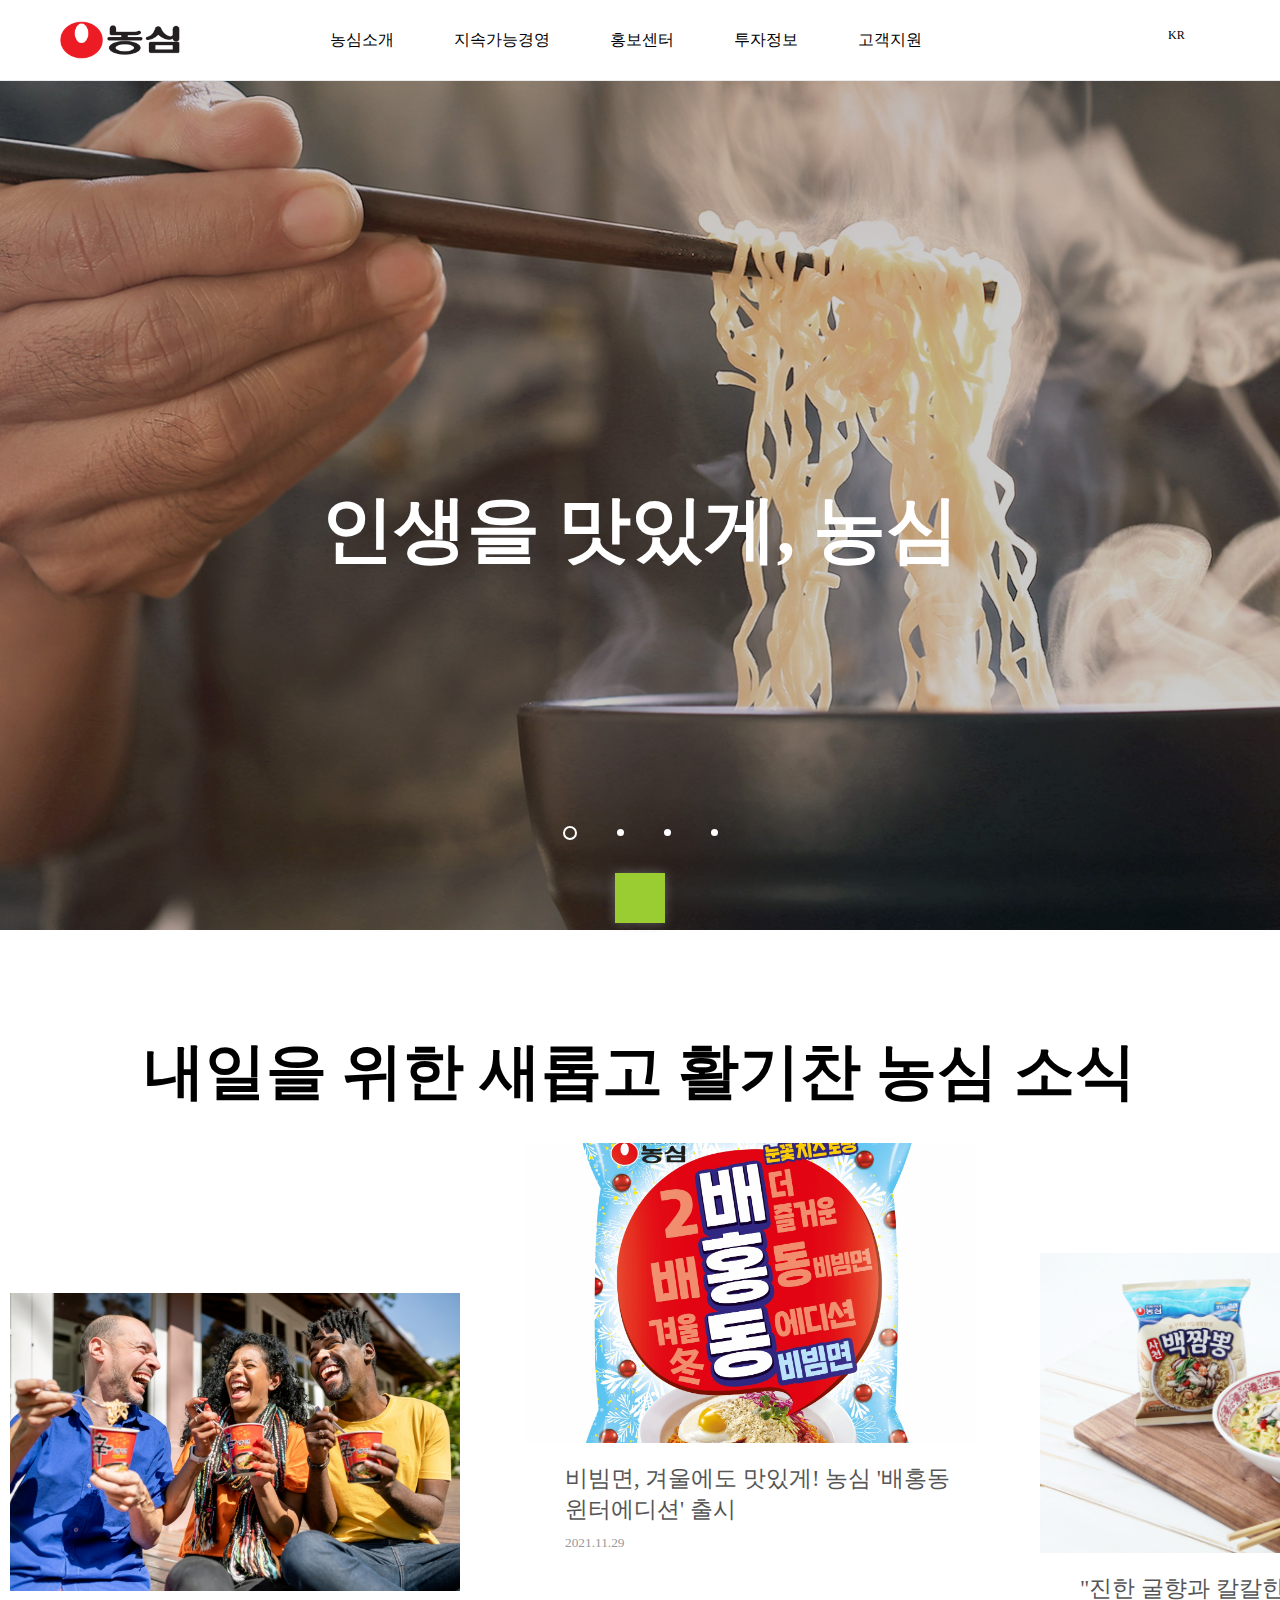
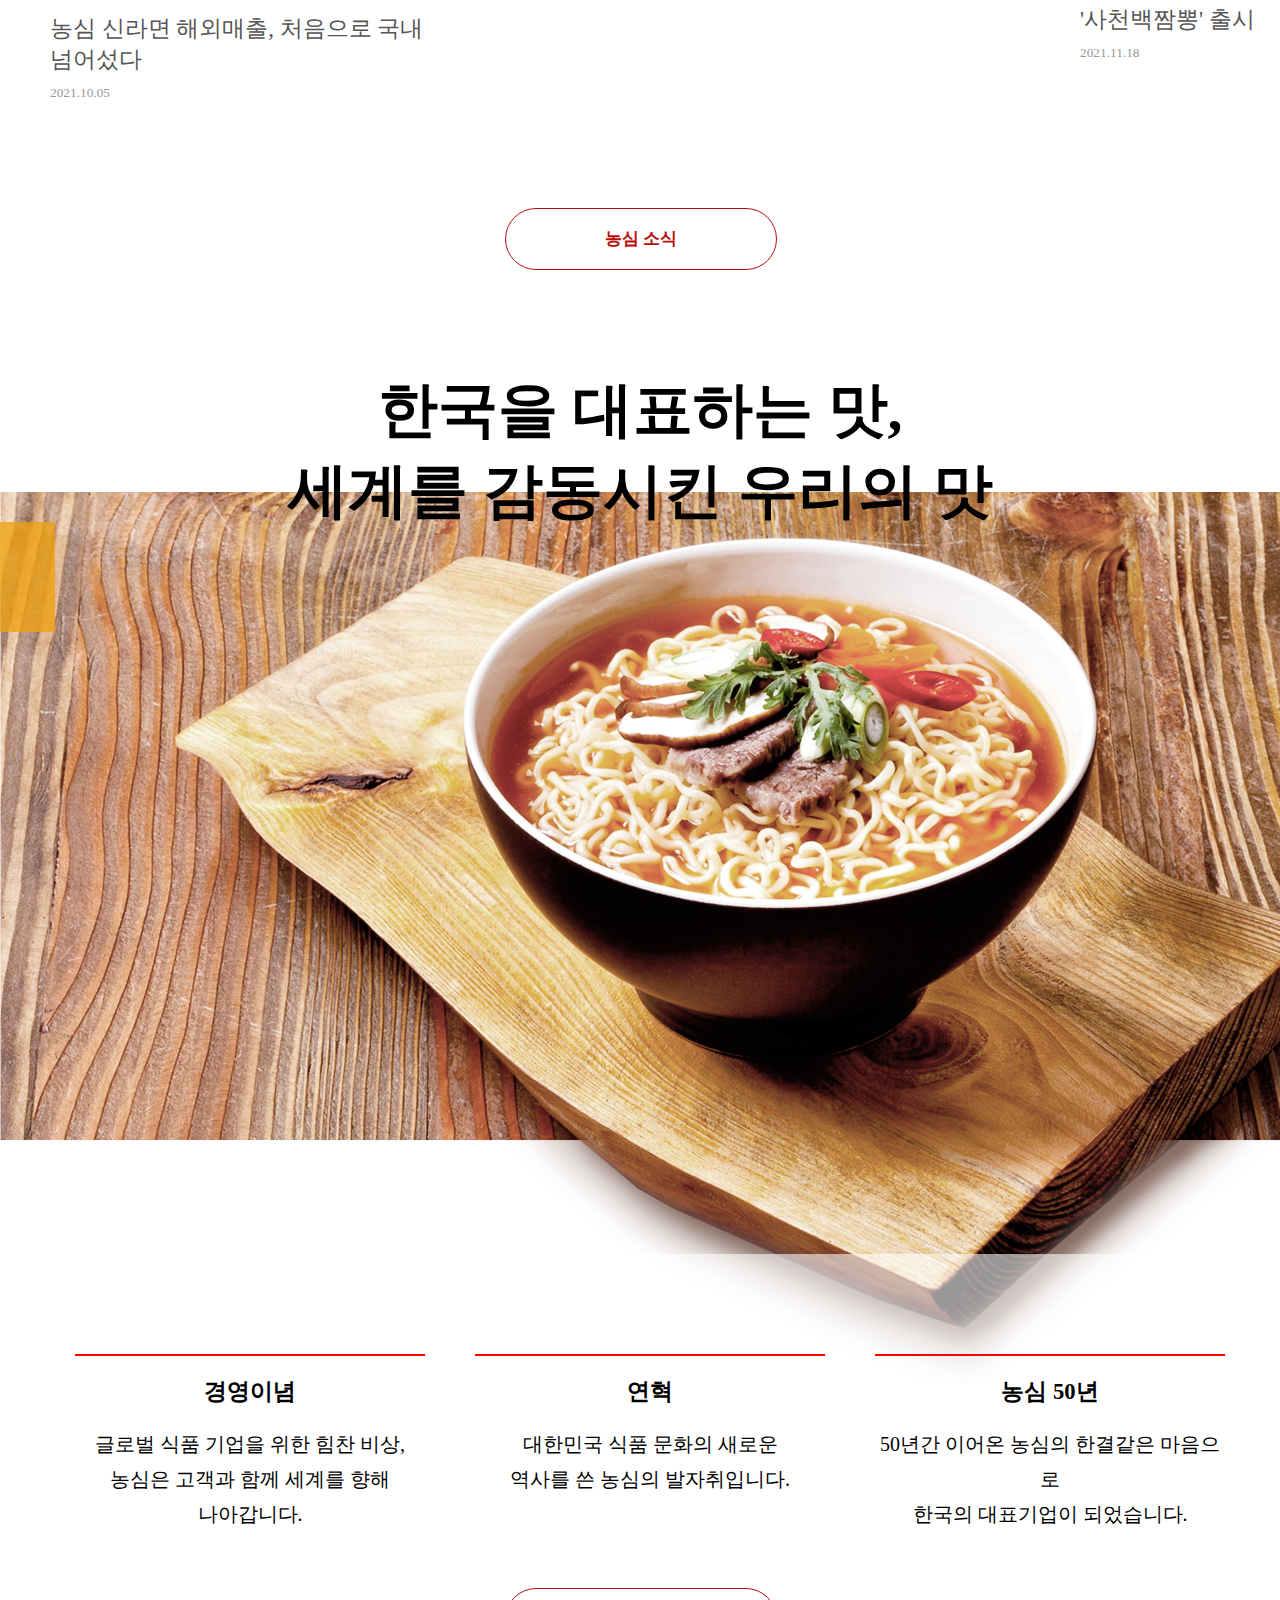
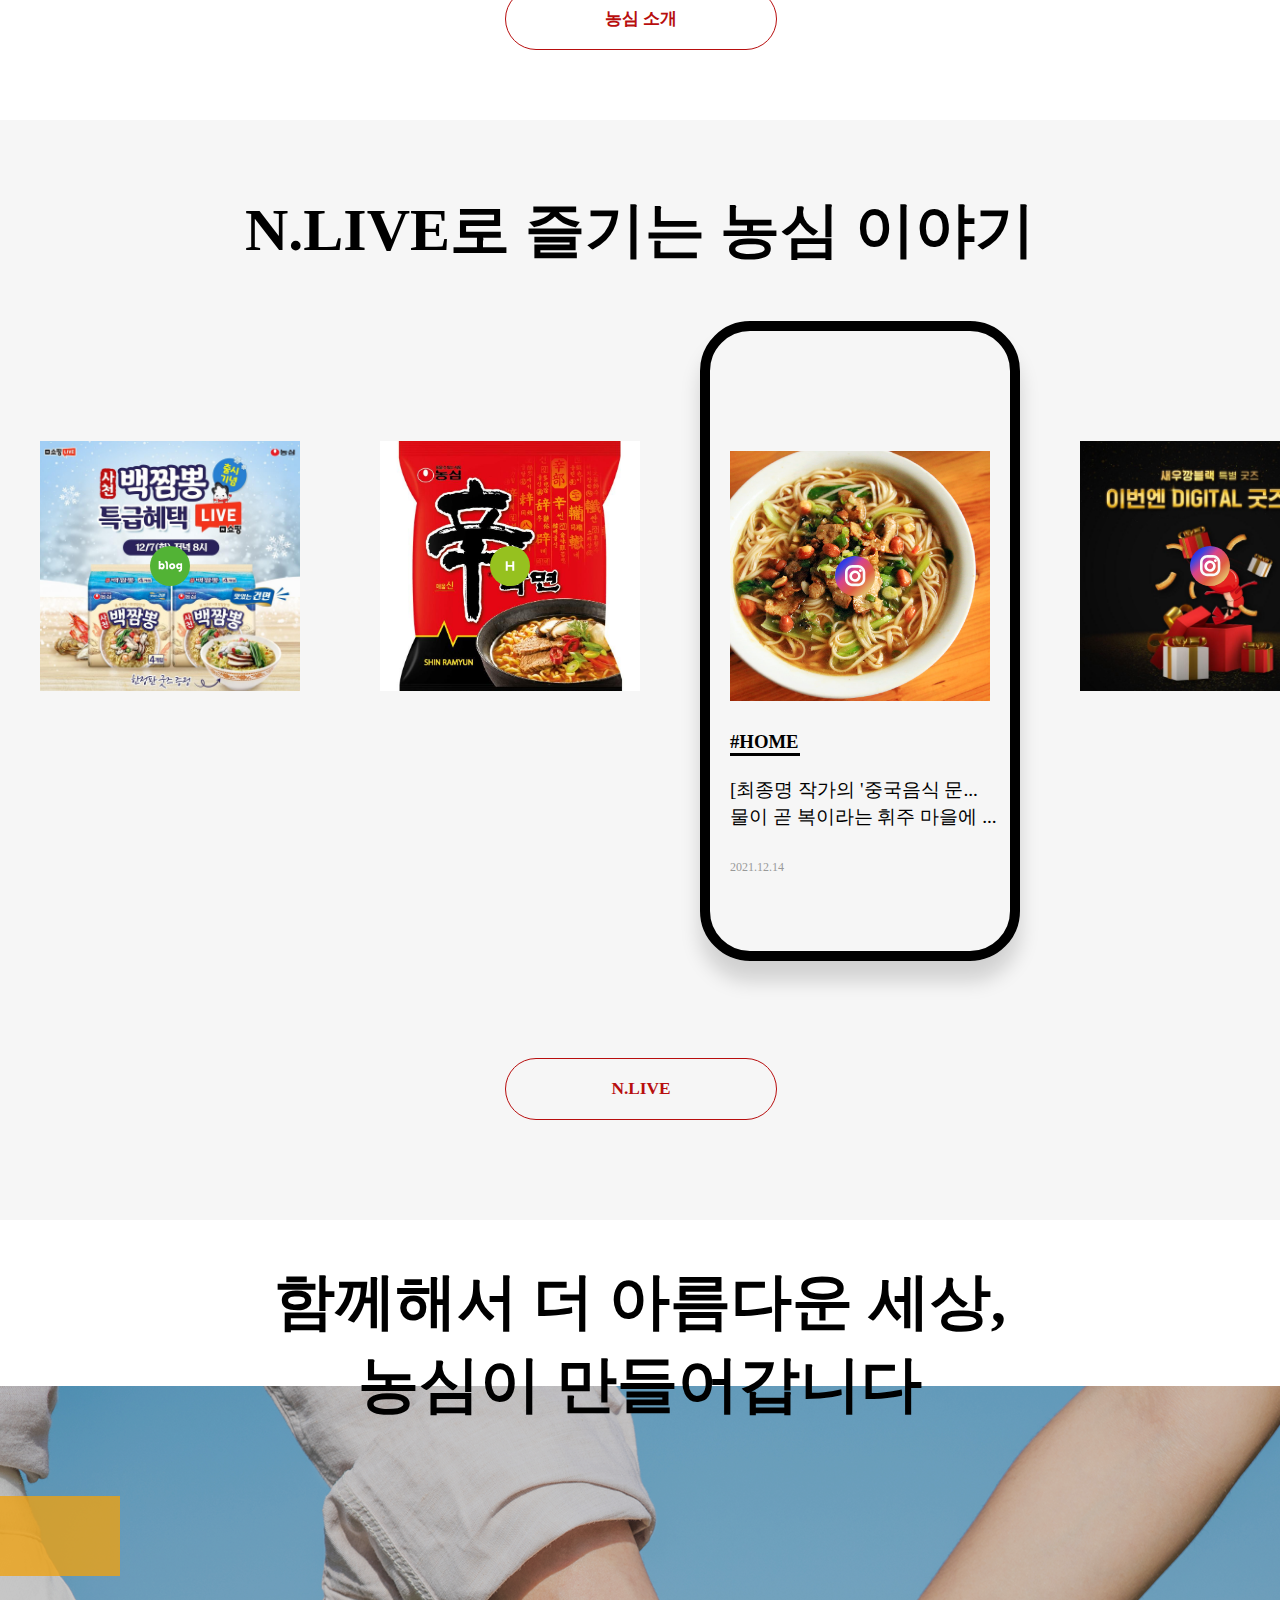
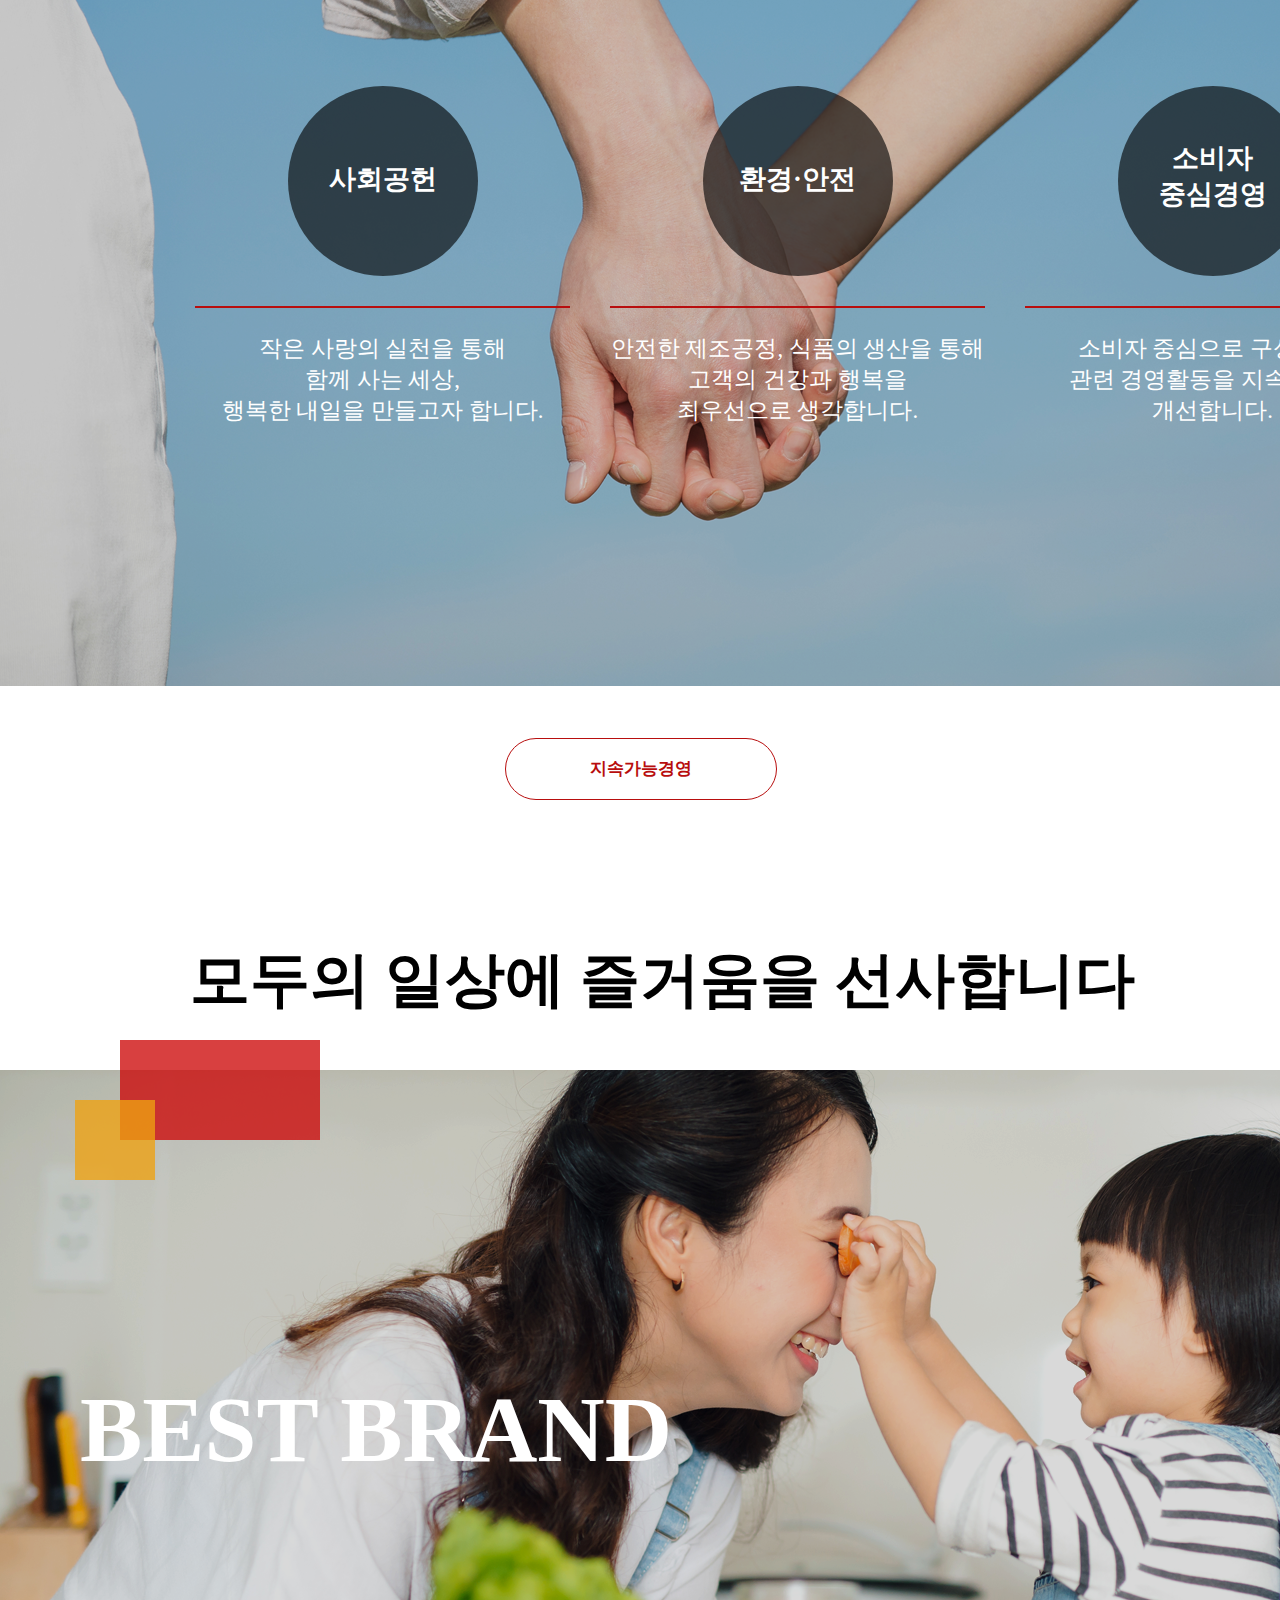
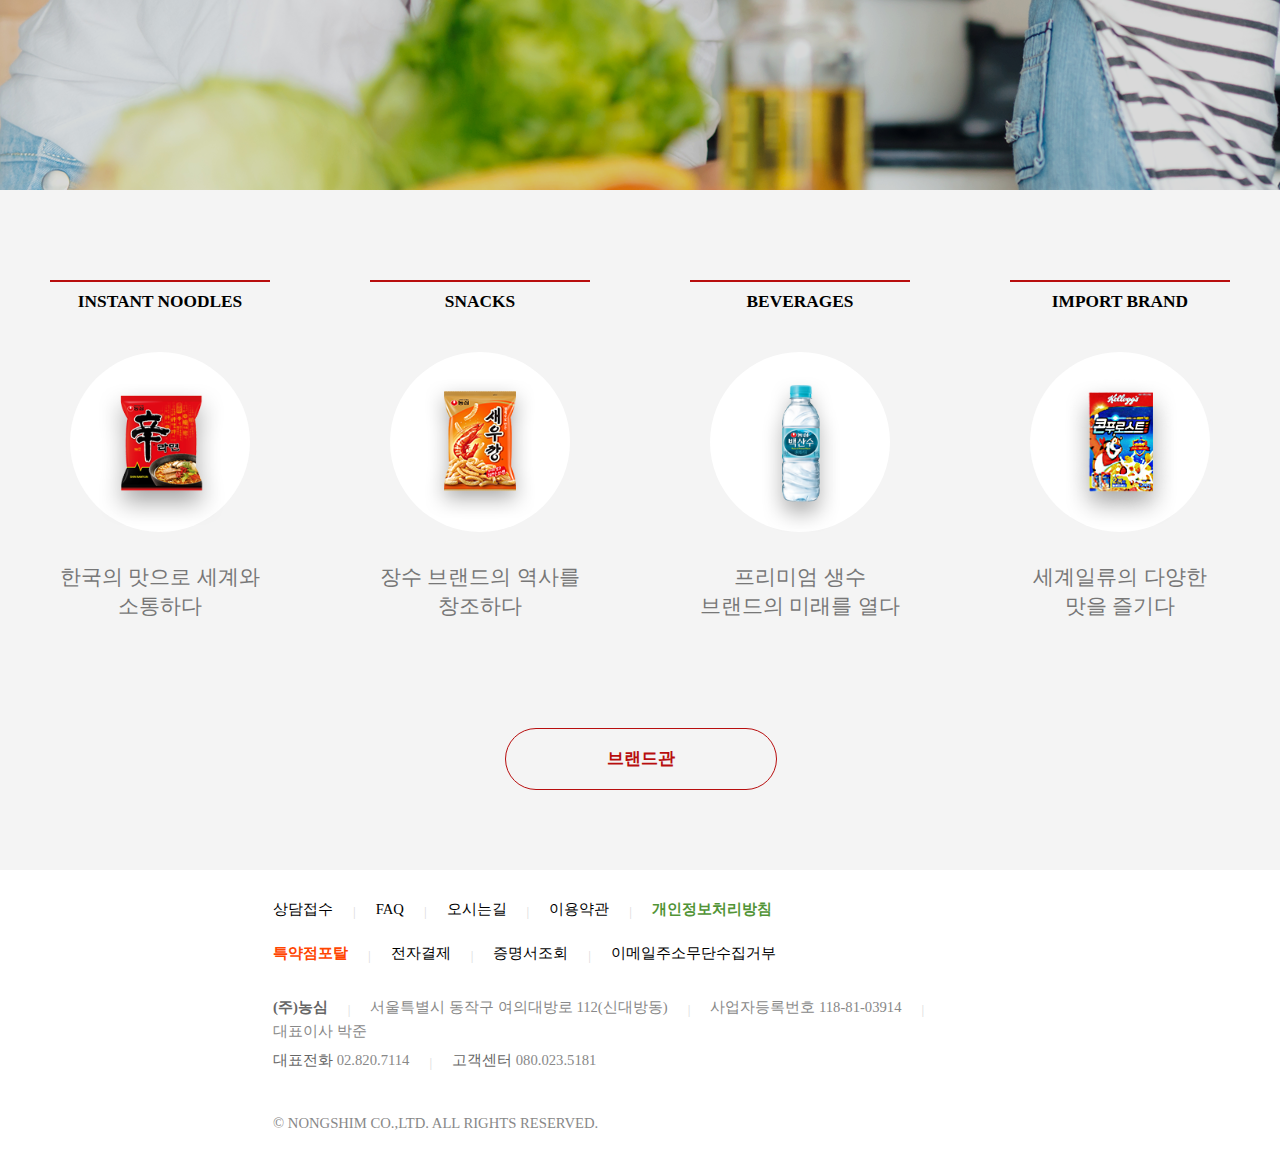
<file: portfolio/nongshim/index.html>
<!DOCTYPE html>
<html lang="ko">
<head>
  <meta charset="UTF-8">
  <title>농심메인</title>
  <link rel="stylesheet" href="css/style.css">
  <link rel="stylesheet" href="https://use.fontawesome.com/releases/v5.14.0/css/all.css" integrity="sha384-HzLeBuhoNPvSl5KYnjx0BT+WB0QEEqLprO+NBkkk5gbc67FTaL7XIGa2w1L0Xbgc" crossorigin="anonymous">
  <!-- <script src="prefixfree.min.js"></script> -->
  <script src="js/jquery-3.6.0.min.js"></script>
  <script src="js/script.js"></script>
</head>
<body>
  <div id="header">
    <div class="header_group">
      <div class="header_logo"><img src="images/Signature_01.png" alt="메인로고"></div>
      <ul class="gnb">
        <li>
          <a href="#">농심소개</a>
          <ul class="sub">
            <li><a href="#">OVERVIEW</a></li>
            <li><a href="#">경영이념</a></li>
            <li><a href="#">연혁</a></li>
            <li><a href="#">세계속의 농심</a></li>
            <li><a href="#">CI소개</a></li>
            <li><a href="#">농심그룹</a></li>
          </ul>
        </li>
        <li>
          <a href="#">지속가능경영</a>
          <ul class="sub">
            <li><a href="#">OVERVIEW</a></li>
            <li><a href="#">사회공헌</a></li>
            <li><a href="#">연구개발</a></li>
            <li><a href="#">환경·안전</a></li>
            <li><a href="#">동반성장</a></li>
            <li><a href="#">준법경영</a></li>
            <li><a href="#">소비자중심경영</a></li>
          </ul>
        </li>
        <li>
          <a href="#">홍보센터</a>
          <ul class="sub">
            <li><a href="#">OVERVIEW</a></li>
            <li><a href="#">농시미 이벤트</a></li>
            <li><a href="#">농심 소식</a></li>
            <li><a href="#">농심 TV</a></li>
            <li><a href="#">N.서포터즈</a></li>
            <li><a href="#">라면피디아</a></li>
          </ul>
        </li>
        <li>
          <a href="#">투자정보</a>
          <ul class="sub">
            <li><a href="#">OVERVIEW</a></li>
            <li><a href="#">주식에 관한 사항</a></li>
            <li><a href="#">주가정보</a></li>
            <li><a href="#">IR 정보</a></li>
            <li><a href="#">공시정보</a></li>
          </ul>
        </li>
        <li>
          <a href="#">고객지원</a>
          <ul class="sub">
            <li><a href="#">OVERVIEW</a></li>
            <li><a href="#">상담접수</a></li>
            <li><a href="#">자주 묻는 질문</a></li>
            <li><a href="#">공장견학</a></li>
            <li><a href="#">오시는길</a></li>
          </ul>
        </li>
        <!-- <li>
          <a href="#"><img src="images/nlive_b.svg" alt="n_live"></a>
        </li> -->
      </ul>
      <ul class="header_icon">
        <li><a href="#"><i class="fas fa-search"></i></a></li>
        <li><a href="#"><i class="far fa-user"></i></a></li>
        <li>
          <a href="#">
            <i class="far fa-comment-alt"></i>
            <span>KR</span>
          </a>
        </li>
      </ul>
    </div>
  </div>
  <div id="top_btn">TOP</div>
  <div id="section">
    <div class="main_banner">
      <h1>인생을 맛있게, 농심</h1>
      <ul class="indicator">
        <li></li>
        <li></li>
        <li></li>
        <li></li>
      </ul>
      <div class="green_box"><i class="fas fa-chevron-down"></i></div>
    </div>

    <div class="news">
      <h1>내일을 위한 새롭고 활기찬 농심 소식</h1>
      <div class="news_img">
        <div class="img_box1">
          <div class="box">
            <img src="images/1633417478002.jpg" alt="이미지박스1">
          </div>
          <h3>농심 신라면 해외매출, 처음으로 국내<br>넘어섰다</h3>
          <p>2021.10.05</p>
          <span>more</span>
        </div>
        <div class="img_box2">
          <div class="box">
            <img src="images/bae_hong_dong_winter_edition.jpg" alt="이미지박스2">
          </div>
          <h3>비빔면, 겨울에도 맛있게! 농심 '배홍동<br>윈터에디션' 출시</h3>
          <p>2021.11.29</p>
          <span>more</span>
        </div>
        <div class="img_box3">
          <div class="box">
            <img src="images/1637192545710.jpg" alt="이미지박스3">
          </div>
          <h3>"진한 굴향과 칼칼한 국물" 농심<br>'사천백짬뽕' 출시</h3>
          <p>2021.11.18</p>
          <span>more</span>
        </div>
      </div>
      <div class="news_btn">농심 소식</div>
    </div>

    <div class="introduce">
      <h1>한국을 대표하는 맛,<br>세계를 감동시킨 우리의 맛</h1>
      <div class="intro_img">
        <div class="yellow_block"></div>
        <img src="images/main_intro.png" alt="인트로배경">
        <div class="red_block"></div>
      </div>
      <div class="intro_group">
        <div class="intro_box1">
          <h3>경영이념</h3>
          <p>
            글로벌 식품 기업을 위한 힘찬 비상,<br>
            농심은 고객과 함께 세계를 향해<br>
            나아갑니다.
          </p>
        </div>
        <div class="intro_box2">
          <h3>연혁</h3>
          <p>
            대한민국 식품 문화의 새로운<br>
            역사를 쓴 농심의 발자취입니다.
          </p>
        </div>
        <div class="intro_box3">
          <h3>농심 50년</h3>
          <p>
            50년간 이어온 농심의 한결같은 마음으로<br>
            한국의 대표기업이 되었습니다.
          </p>
        </div>
      </div>
      <div class="intro_btn">농심 소개</div>
    </div>
    

    <div class="n_live">
      <h1>N.LIVE로 즐기는 농심 이야기</h1>
      <ul class="n_img">
        <li>
          <a href="#">
            <div class="n_box">
              <img src="images/17921586323056317.jpg" alt="n이미지1">
              <img src="images/media_blog.svg" alt="sns아이콘" class="n_icon">
            </div>
          </a>
        </li>
        <li>
          <a href="#">
            <div class="n_box">
              <img src="images/222587881249.jpg" alt="n이미지2">
              <img src="images/media_H.svg" alt="sns아이콘" class="n_icon">
            </div>
          </a>
        </li>
        <li>
          <a href="#">
            <div class="n_box">
              <img src="images/1639438773080.jpg" alt="n이미지3">
              <img src="images/media_insta.svg" alt="sns아이콘" class="n_icon">
            </div>
            <h3>#HOME</h3>
            <p>[최종명 작가의 '중국음식 문...<br>물이 곧 복이라는 휘주 마을에 ...</p>
            <span>2021.12.14</span>
          </a>
        </li>
        <li>
          <a href="#">
            <div class="n_box">
              <img src="images/17903268698263883.jpg" alt="n이미지4">
              <img src="images/media_insta.svg" alt="sns아이콘" class="n_icon">
            </div>
          </a>
        </li>
        <li>
          <a href="#">
            <div class="n_box">
              <img src="images/17922650894020259.jpg" alt="n이미지5">
              <img src="images/media_blog.svg" alt="sns아이콘" class="n_icon">
            </div>
          </a>
        </li>
      </ul>
      <div class="n_btn">N.LIVE</div>
    </div>


    <div class="management">
      <h1>함께해서 더 아름다운 세상,<br>농심이 만들어갑니다</h1>
      <div class="manage_img">
        <div class="yellow_box"></div>
        <div class="manage_group">
          <div class="manage_box1">
            <div class="manage_circle"><h3>사회공헌</h3></div>
            <p>작은 사랑의 실천을 통해<br>함께 사는 세상,<br>행복한 내일을 만들고자 합니다.</p>
          </div>
          <div class="manage_box2">
            <div class="manage_circle"><h3>환경·안전</h3></div>
            <p>안전한 제조공정, 식품의 생산을 통해<br>고객의 건강과 행복을<br>최우선으로 생각합니다.</p>
          </div>
          <div class="manage_box3">
            <div class="manage_circle"><h3><span>소비자<br>중심경영</span></h3></div>
            <p>소비자 중심으로 구성하고,<br>관련 경영활동을 지속적으로<br>개선합니다.</p>
          </div>
        </div>
        <div class="red_box"></div>
      </div>
      <div class="manage_btn">지속가능경영</div>
    </div>


    <div class="brand">
      <h1>모두의 일상에 즐거움을 선사합니다</h1>
      <div class="brand_yellow"></div>
      <div class="brand_red"></div>
      <div class="brand_background">
        <h2>BEST BRAND</h2>
      </div>
      <ul class="brand_group">
        <li>
          <a href="#">
            <h3>INSTANT NOODLES</h3>
            <div class="brand_img"><img src="images/main_brand_01.png" alt="#"></div>
            <p>한국의 맛으로 세계와<br>소통하다</p>
          </a>
        </li>
        <li>
          <a href="#">
            <h3>SNACKS</h3>
            <div class="brand_img"><img src="images/main_brand_02.png" alt="#"></div>
            <p>장수 브랜드의 역사를<br>창조하다</p>
          </a>
        </li>
        <li>
          <a href="#">
            <h3>BEVERAGES</h3>
            <div class="brand_img"><img src="images/main_brand_03.png" alt="#"></div>
            <p>프리미엄 생수<br>브랜드의 미래를 열다</p>
          </a>
        </li>
        <li>
          <a href="#">
            <h3>IMPORT BRAND</h3>
            <div class="brand_img"><img src="images/main_brand_04.png" alt="#"></div>
            <p>세계일류의 다양한<br>맛을 즐기다</p>
          </a>
        </li>
      </ul>
      <div class="brand_btn">브랜드관</div>
    </div>




  </div>

  <div id="footer">
    <div class="footer_group">
      <ul class="customer">
        <li><a href="#">상담접수</a></li>
        <li class="f_line">|</li>
        <li><a href="#">FAQ</a></li>
        <li class="f_line">|</li>
        <li><a href="#">오시는길</a></li>
        <li class="f_line">|</li>
        <li><a href="#">이용약관</a></li>
        <li class="f_line">|</li>
        <li><a href="#">개인정보처리방침</a></li>
      </ul>
      <ul class="email">
        <li><a href="#">특약점포탈</a></li>
        <li class="f_line">|</li>
        <li><a href="#">전자결제</a></li>
        <li class="f_line">|</li>
        <li><a href="#">증명서조회</a></li>
        <li class="f_line">|</li>
        <li><a href="#">이메일주소무단수집거부</a></li>
      </ul>
      <ul class="f_adress">
        <li>(주)농심</li>
        <li class="f_line">|</li>
        <li>서울특별시 동작구 여의대방로 112(신대방동)</li>
        <li class="f_line">|</li>
        <li>사업자등록번호 118-81-03914</li>
        <li class="f_line">|</li>
        <li>대표이사 박준</li>
      </ul>
      <ul class="phone">
        <li>대표전화 <span>02.820.7114</span></li>
        <li class="f_line">|</li>
        <li>고객센터 <span>080.023.5181</span></li>
      </ul>
      <p>©  NONGSHIM CO.,LTD. ALL RIGHTS RESERVED.</p>
    </div>
  </div>
</body>
</html>
</file>
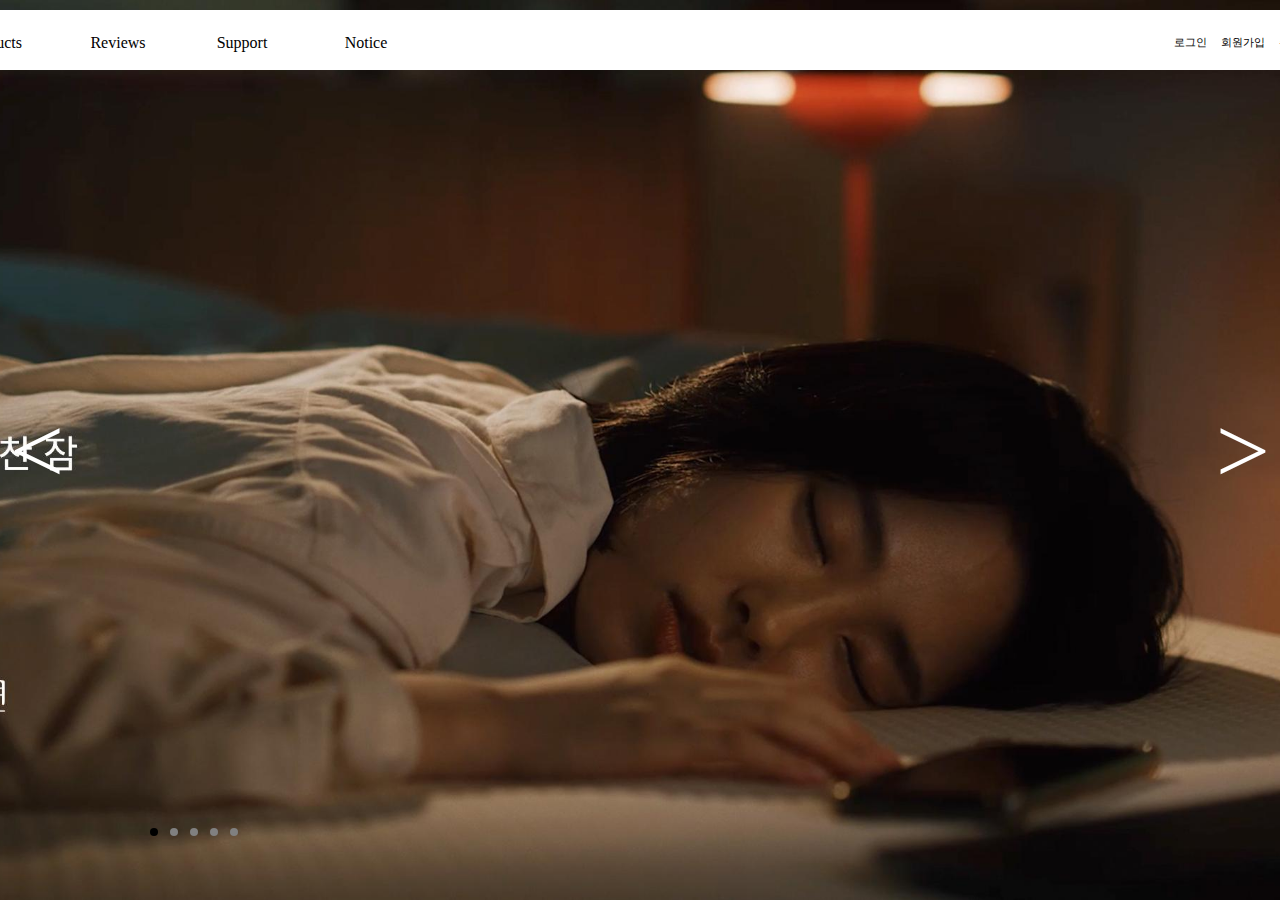
<file: portfolio/slou/index.html>
<!DOCTYPE html>
<html lang="ko">
<head>
  <meta charset="UTF-8">
  <meta http-equiv="X-UA-Compatible" content="IE=edge">
  <meta name="viewport" content="width=device-width, initial-scale=1.0">
  <title>slou</title>
  <link rel="stylesheet" href="css/style.css">
  <script src="https://ajax.googleapis.com/ajax/libs/jquery/3.6.0/jquery.min.js"></script>
  <script src="js/script.js"></script>
</head>
<body>
  <header>
    <div class="header_group clearFix">
      <h1 class="logo"><img src="images/slouLogo.png" alt="topLogo"></h1>
      <ul class="gnb">
        <li>
          <a href="#">About Us</a>
          <ul class="sub">
            <li><a href="#">Brand Story</a></li>
            <li><a href="#">Tribe</a></li>
            <li><a href="#">Lab</a></li>
          </ul>
        </li>
        <li>
          <a href="#">Products</a>
          <ul class="sub">
            <li><a href="#">매트리스</a></li>
            <li><a href="#">모션 매트리스</a></li>
            <li><a href="#">토퍼 매트리스</a></li>
            <li><a href="#">프레임</a></li>
            <li><a href="#">배게</a></li>
            <li><a href="#">커버_매트리스</a></li>
            <li><a href="#">커버_토퍼 매트리스</a></li>
            <li><a href="#">악세서리</a></li>
            <li><a href="#">구스다운 이불</a></li>
          </ul>
        </li>
        <li>
          <a href="#">Reviews</a>
        </li>
        <li>
          <a href="#">Support</a>
          <ul class="sub">
            <li><a href="#">FAQ</a></li>
            <li><a href="#">Q&A</a></li>
            <li><a href="#">A/S</a></li>
          </ul>
        </li>
        <li>
          <a href="#">Notice</a>
        </li>
      </ul>
      <ul class="login">
        <li><a href="#">로그인</a></li>
        <li><a href="#">회원가입</a></li>
        <li><a href="#">주문/배송</a></li>
        <li><a href="#">쇼룸</a></li>
        <li><a href="#">Fitting Service</a></li>
        <li><a href="#">정품인증</a></li>
        <li><a href="#">Global</a></li>
      </ul>
    </div>
  </header>

  <section>
    <div class="main_visual">
      <ul class="main_slide">
        <li class="active"></li>
        <li>
          <h1>New Advanced Mattress</h1>
          <h3>풍부한 두께감과 365일 포근하게. 다양한 취양에 맞춰 탄생한 새로운 매트리스</h3>
        </li>
        <li>
          <h1>Motion Mattress</h1>
          <h3>마치 중력이 사라진 것처럼</h3>
        </li>
        <li>
          <h1>Topper Mattress</h1>
          <h3>오래된 침대 새로고침</h3>
        </li>
        <li>
          <h3>슬로우 구매 후기를 먼저 확인해보세요</h3>
        </li>
      </ul>
      <ul class="indicator">
        <li class="active"></li>
        <li></li>
        <li></li>
        <li></li>
        <li></li>
      </ul>
      <ul class="slide_btn">
        <li class="prev">&#60;</li>
        <li class="next">&#62;</li>
      </ul>
    </div>
  </section>

  <footer></footer>
</body>
</html>
</file>
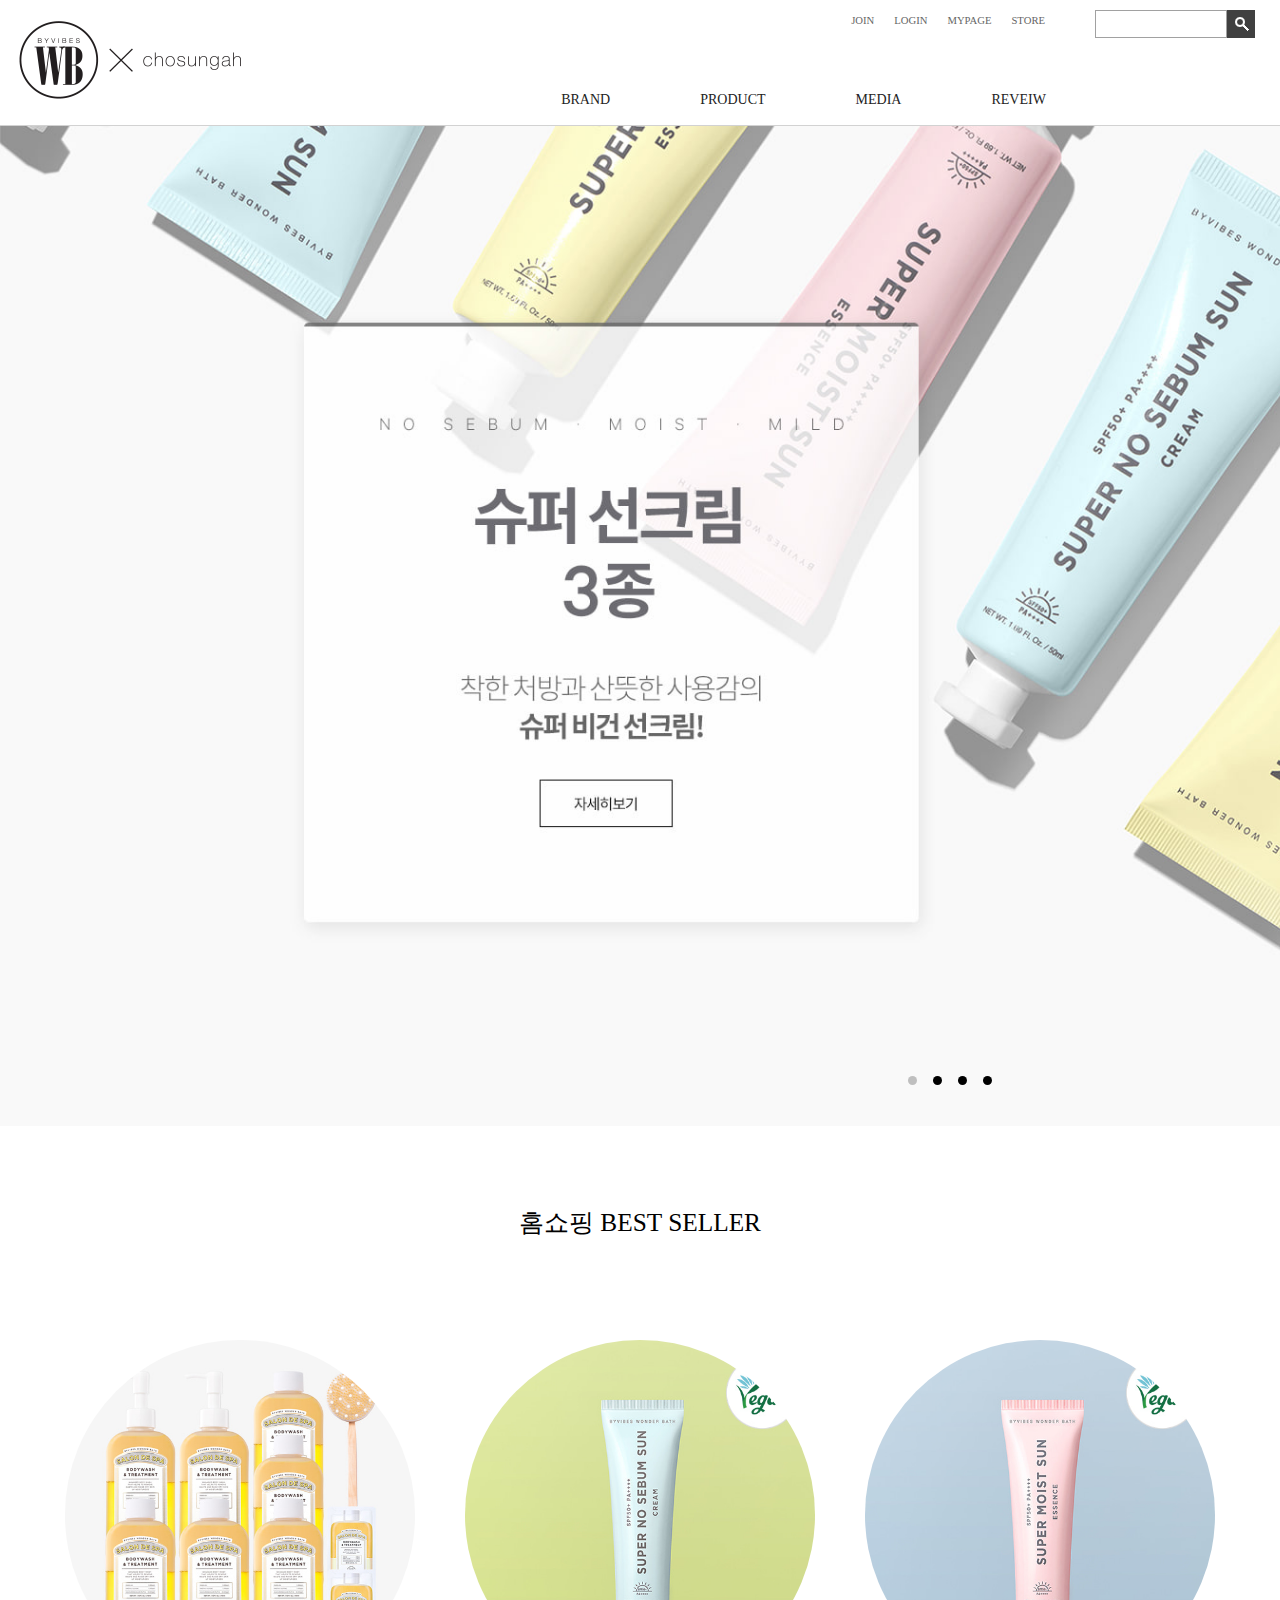
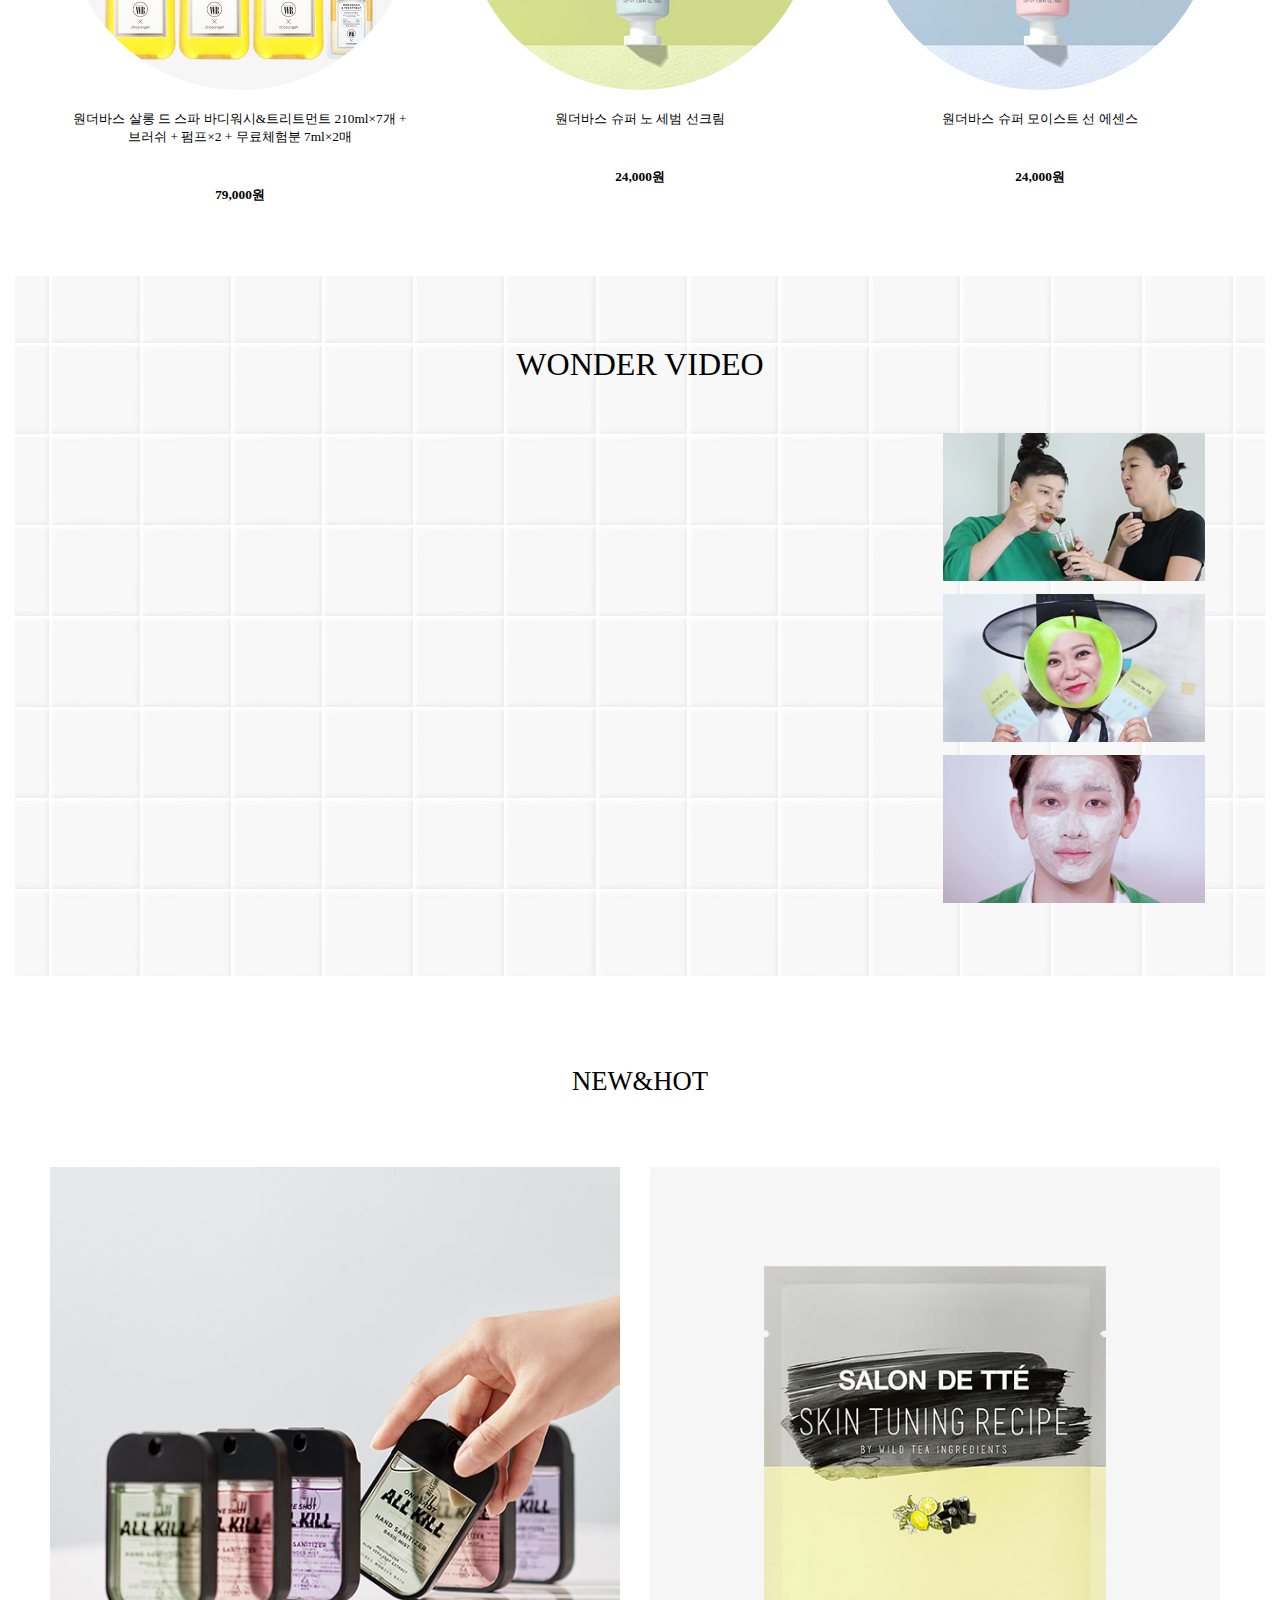
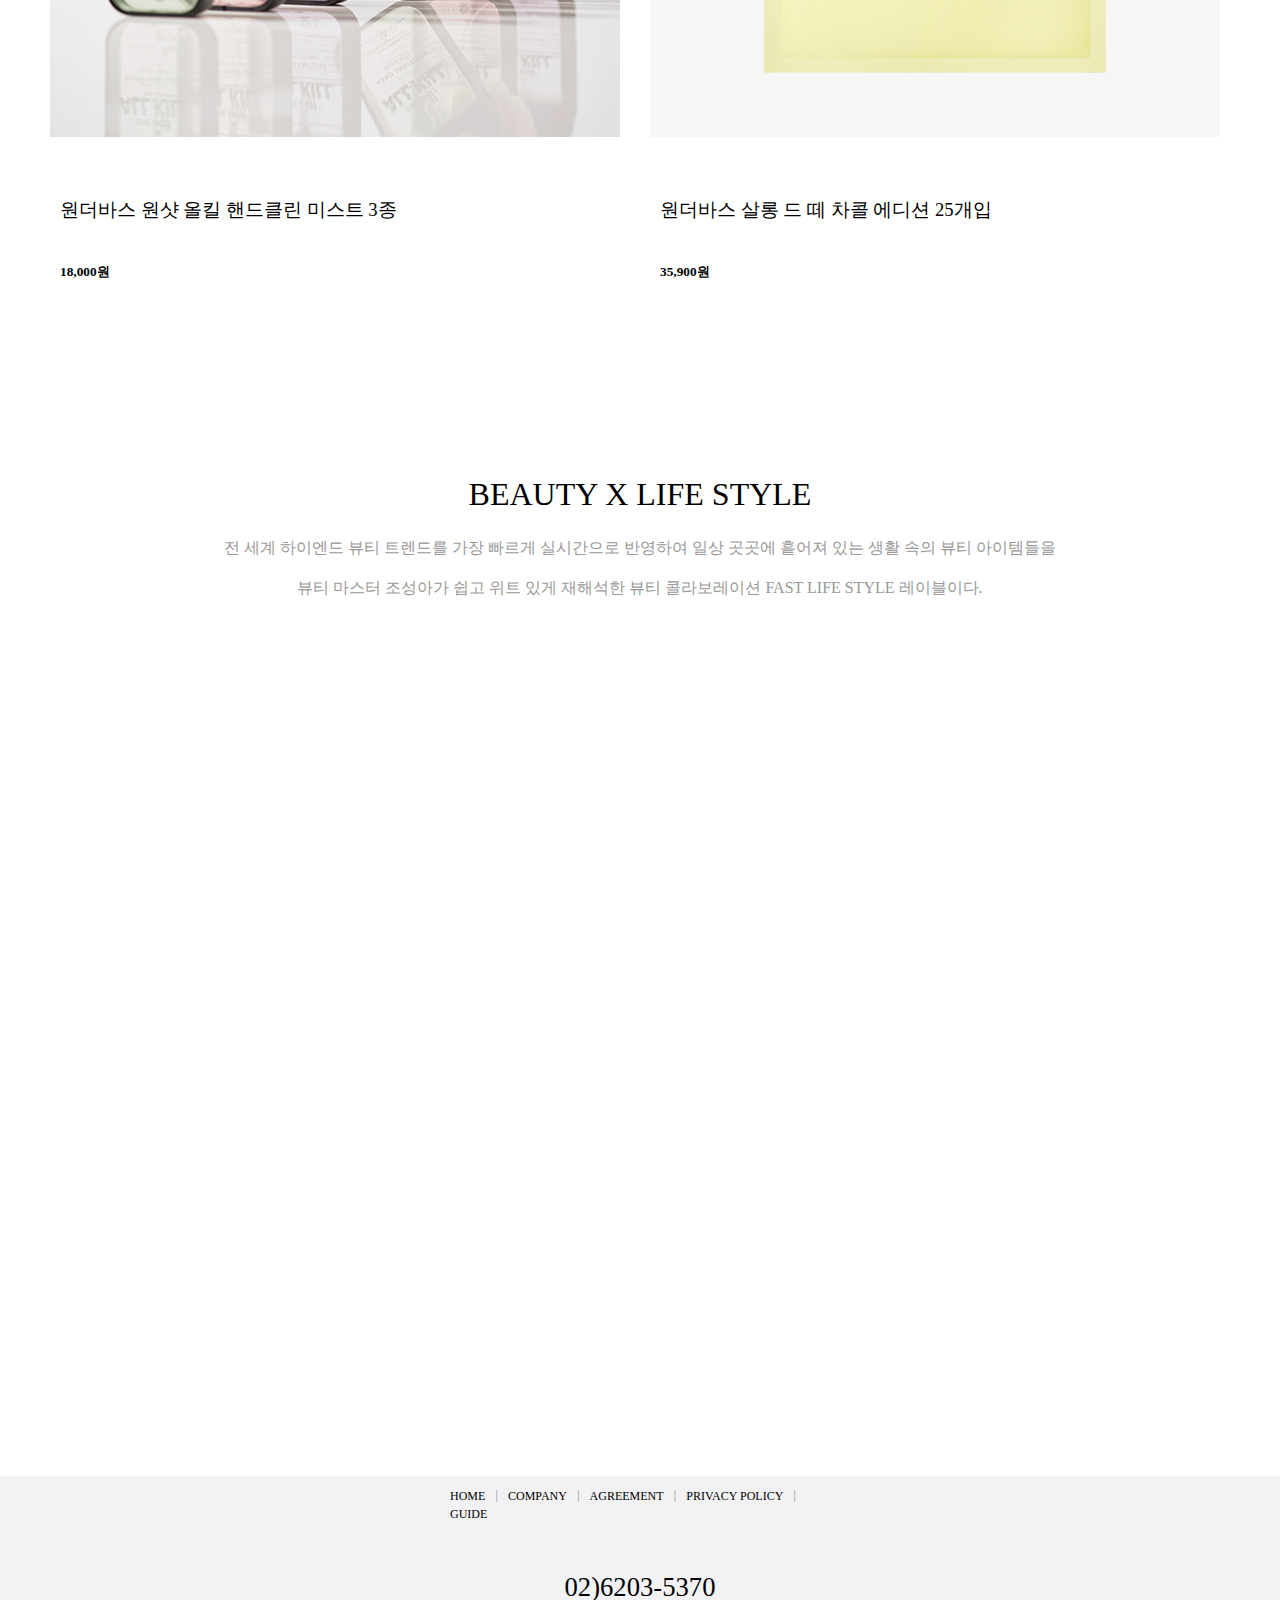
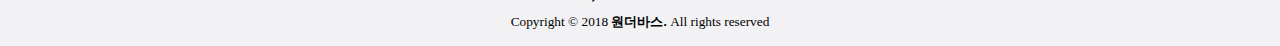
<file: portfolio/wonderbath/index.html>
<!DOCTYPE html>
<html lang="ko">
<head>
  <meta charset="UTF-8">
  <title>wonder</title>
  <link rel="stylesheet" href="css/style.css">
  <script src="js/jquery-3.6.0.min.js"></script>
  <script src="js/script.js"></script>
</head>
<body>
  <div id="header">
    <div class="header_group">
      <div class="header_logo">
        <img src="images/logo.png" alt="메인로고">
      </div>
      <div class="header_navi">
        <ul class="header_login">
          <li><a href="">JOIN</a></li>
          <li><a href="">LOGIN</a></li>
          <li><a href="">MYPAGE</a></li>
          <li><a href="">STORE</a></li>
          <li>
            <input type="text"><img src="images/btn_serch.png" alt="서치아이콘">
          </li>
        </ul>
        <ul class="header_menu">
          <li><a href="">BRAND</a></li>
          <li><a href="">PRODUCT</a></li>
          <li><a href="">MEDIA</a></li>
          <li><a href="">REVEIW</a></li>
        </ul>
      </div>
    </div>
  </div>




  <div id="section">
    <div class="main_banner">
      <ul class="ban_indi">
        <li></li>
        <li></li>
        <li></li>
        <li></li>
      </ul>
    </div>

    <div class="best">
      <h1 class="best_title">홈쇼핑 BEST SELLER</h1>
      <ul class="best_img">
        <li>
          <img src="images/f9acb1ef9e90ab3ecdf61c9a38f1d199.jpg" alt="상품이미지1">
          <p class="best_txt">
            원더바스 살롱 드 스파 바디워시&트리트먼트 210ml×7개 +<br> 브러쉬 + 펌프×2 + 무료체험분 7ml×2매</p>
          <p class="bold">79,000원</p>          
        </li>
        <li>
          <img src="images/6fabfced7a5a1370059d2b6e65ab02c6.jpg" alt="상품이미지2">
          <p class="best_txt">
            원더바스 슈퍼 노 세범 선크림</p>
          <p class="bold">24,000원</p>          
        </li>
        <li>
          <img src="images/ef2b20a759f04557aa897c463ec28ce9.jpg" alt="상품이미지3">
          <p class="best_txt">
            원더바스 슈퍼 모이스트 선 에센스</p>
          <p class="bold">24,000원</p>          
        </li>
      </ul>
    </div>

    <div class="video">
      <div class="video_group">
        <h1 class="video_title">WONDER VIDEO</h1>
        <ul>
          <li class="active">
            <iframe width="836" height="470" src="https://www.youtube.com/embed/IDFTe8S2JEc" title="YouTube video player" frameborder="0" allow="accelerometer; autoplay; clipboard-write; encrypted-media; gyroscope; picture-in-picture" allowfullscreen></iframe>
            <img src="images/e2753518dbab17dbad982daeba0b9905.png" alt="비디오이미지1">
          </li>
          <li>
            <iframe width="836" height="470" src="https://www.youtube.com/embed/5IMPj-jlqhc" title="YouTube video player" frameborder="0" allow="accelerometer; autoplay; clipboard-write; encrypted-media; gyroscope; picture-in-picture" allowfullscreen></iframe>
            <img src="images/503a47255bc60da53fb7489d1837a18d.png" alt="비디오이미지2">
          </li>
          <li>
            <iframe width="836" height="470" src="https://www.youtube.com/embed/ksjzqSQNu7k" title="YouTube video player" frameborder="0" allow="accelerometer; autoplay; clipboard-write; encrypted-media; gyroscope; picture-in-picture" allowfullscreen></iframe>
            <img src="images/ffaa6cfa62584798907f49d5bc2d5f2c.png" alt="비디오이미지3">
          </li>
        </ul>
        
      </div>
    </div>
    
    <div class="new_hot">
      <h1 class="new_title">NEW&HOT</h1>
      <ul class="new_img">
        <li>
          <img src="images/8eaad8cf0ed93195935c34c2b819c87c.jpg" alt="뉴이미지1">
          <p class="new_txt">
            원더바스 원샷 올킬 핸드클린 미스트 3종
          </p>
          <p class="bold">18,000원</p>
          
        </li>
        <li>
          <img src="images/db001a16e809db4b280219e812c20d6d.jpg" alt="뉴이미지2">
          <p class="new_txt">
            원더바스 살롱 드 떼 차콜 에디션 25개입
          </p>
          <p class="bold">35,900원</p>
          
        </li>
      </ul>
    </div>
    <div class="beauty">
      <h1 class="beauty_title">BEAUTY X LIFE STYLE</h1>
      <h4 class="beauty_txt">
        전 세계 하이엔드 뷰티 트렌드를 가장 빠르게 실시간으로 반영하여 일상 곳곳에 흩어져 있는 생활 속의 뷰티 아이템들을<br>
        뷰티 마스터 조성아가 쉽고 위트 있게 재해석한 뷰티 콜라보레이션 FAST LIFE STYLE 레이블이다.
      </h4>
      <div class="beauty_img"></div>
    </div>
  </div>




  <div id="footer">
    <div class="footer_group">
      <ul class="footer_menu">
        <li><a href="">HOME</a></li>
        <li class="line">|</li>
        <li><a href="">COMPANY</a></li>
        <li class="line">|</li>
        <li><a href="">AGREEMENT</a></li>
        <li class="line">|</li>
        <li><a href="">PRIVACY POLICY</a></li>
        <li class="line">|</li>
        <li><a href="">GUIDE</a></li>
      </ul>
      <h1 class="footer_num">02)6203-5370</h1>
      <p class="copyright">Copyright © 2018 <b>원더바스.</b> All rights reserved</p>
    </div>
  </div>
</body>
</html>
</file>
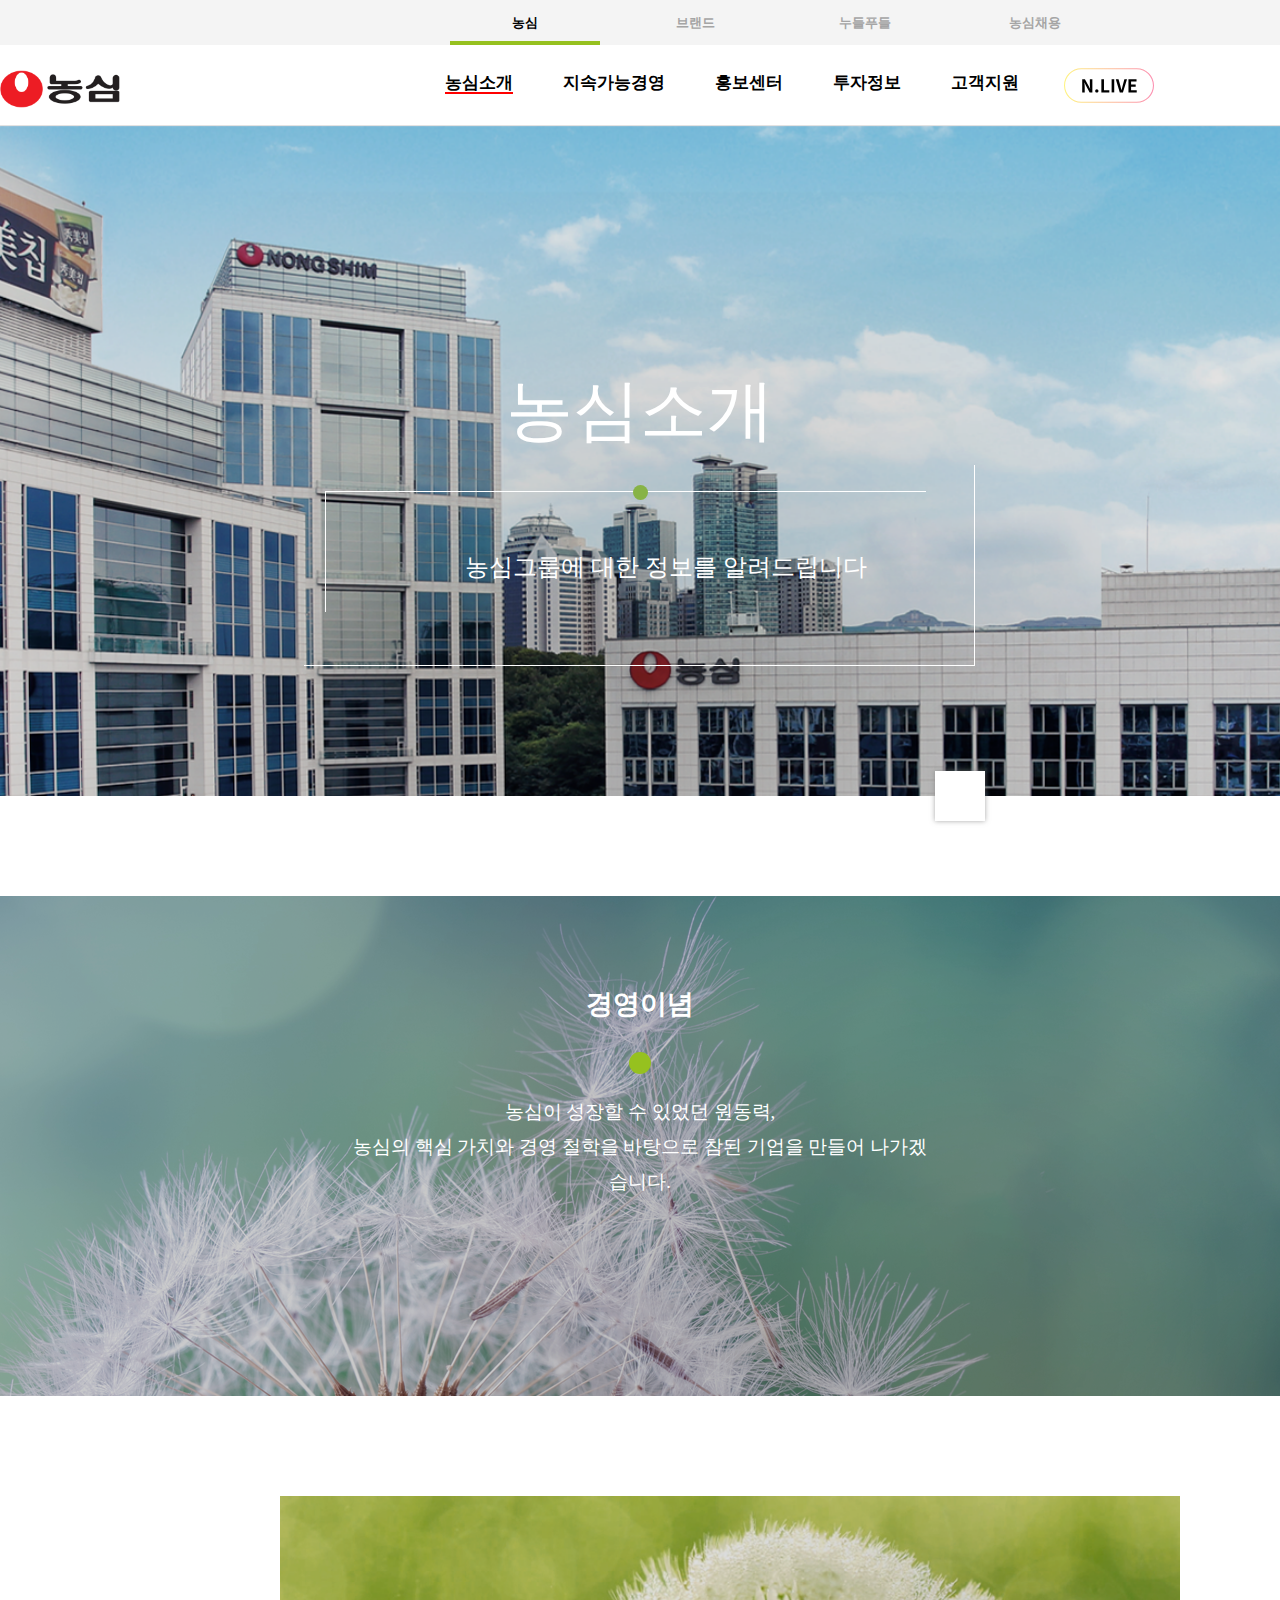
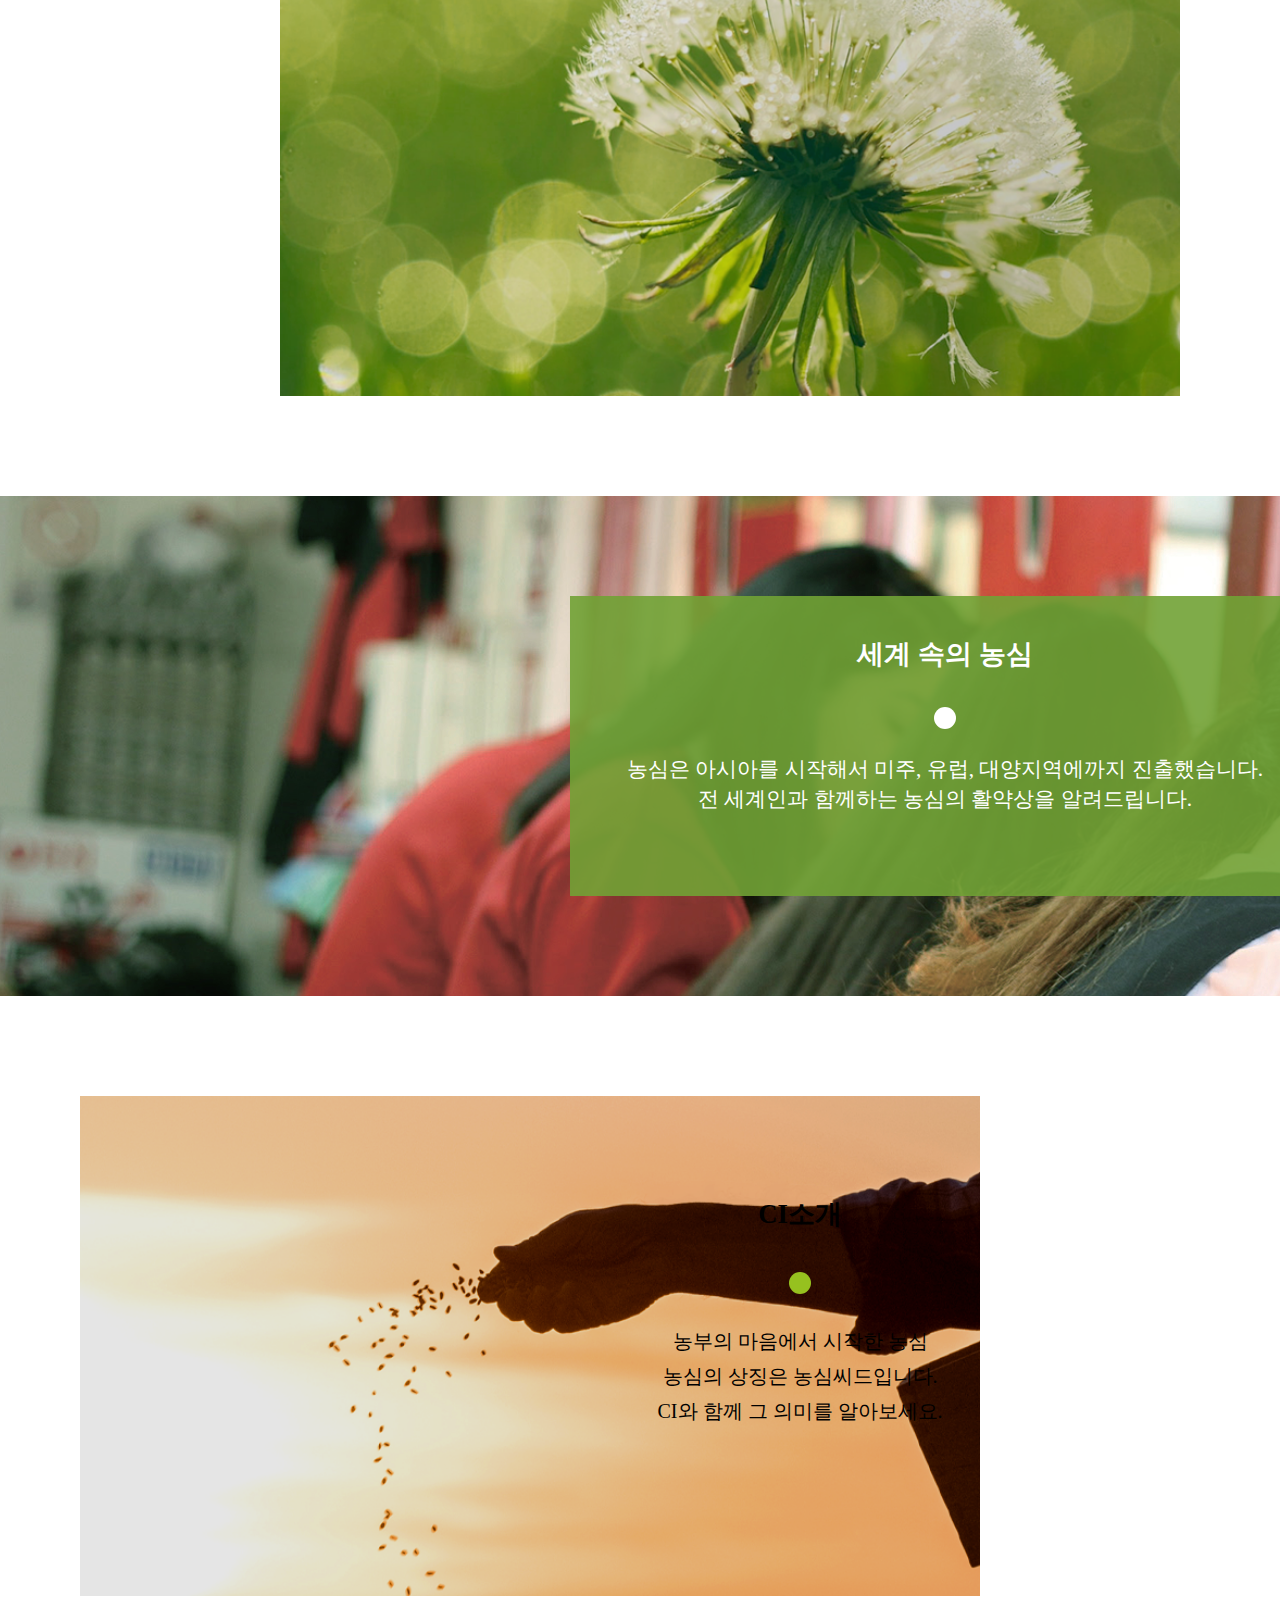
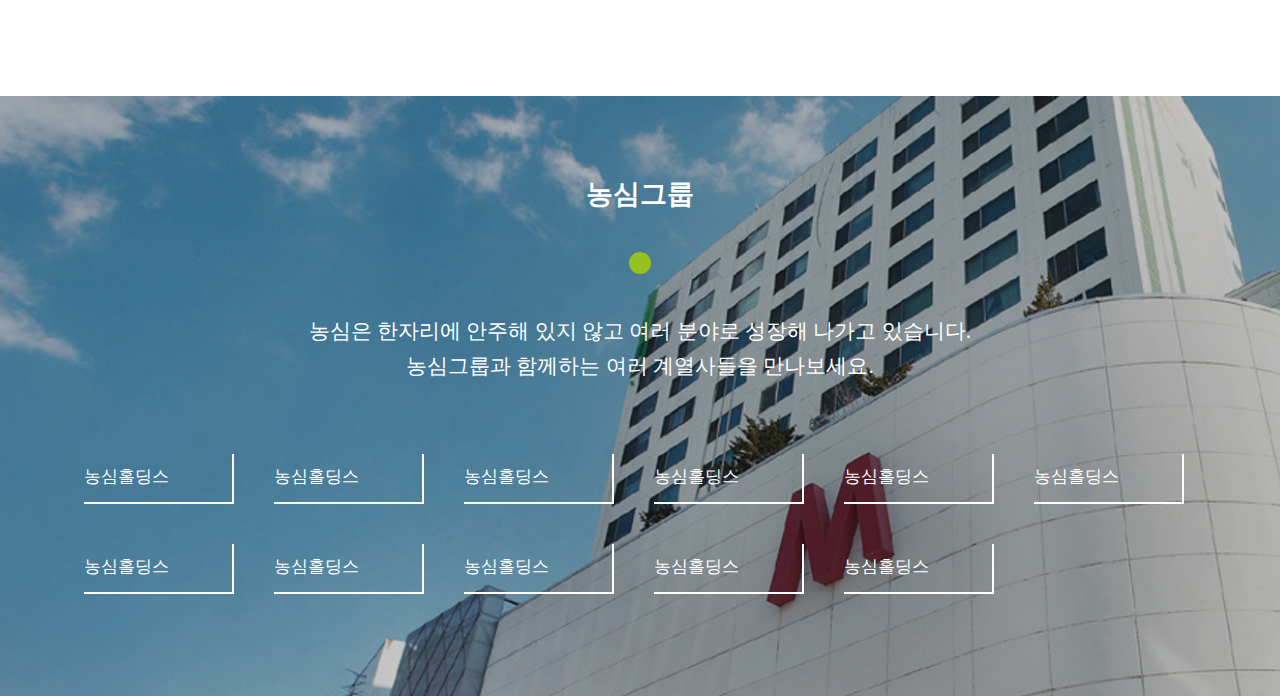
<file: portfolio/nongshim/sub.html>
<!DOCTYPE html>
<html lang="ko">
<head>
  <meta charset="UTF-8">
  <title>농심소개</title>
  <link rel="stylesheet" href="sub.css">
  <link rel="stylesheet" href="https://use.fontawesome.com/releases/v5.14.0/css/all.css" integrity="sha384-HzLeBuhoNPvSl5KYnjx0BT+WB0QEEqLprO+NBkkk5gbc67FTaL7XIGa2w1L0Xbgc" crossorigin="anonymous">
</head>
<body>
  <div id="header">
    <div class="header_top">
      <ul class="header_topmenu">
        <li><a href="#">농심</a></li>
        <li><a href="#">브랜드</a></li>
        <li><a href="#">누들푸들</a></li>
        <li><a href="#">농심채용</a></li>
      </ul>
    </div>
    <div class="header_nav">
      <div class="header_navi">
        <div class="logo"><img src="images/Signature_01.png" alt=""></div>
        <ul class="header_category">
          <li><a href="#">농심소개</a></li>
          <li><a href="#">지속가능경영</a></li>
          <li><a href="#">홍보센터</a></li>
          <li><a href="#">투자정보</a></li>
          <li><a href="#">고객지원</a></li>
          <li><a href="#"><img src="images/nlive_b.svg" alt=""></a></li>
        </ul>
        <ul class="header_icon">
          <li><a href="#"><i class="fas fa-search"></i></a></li>
          <li><a href="#"><i class="far fa-user"></i></a></li>
          <li>
            <a href="#">
              <i class="far fa-comment-alt"></i>
              <span>KR</span>
            </a>
          </li>
        </ul>
        
      </div>
    </div>
  </div>

  <div id="section">
    <!-- <div class="box_set">
      <div class="box1">box1</div>
      <div class="box2">box2</div>
      <div class="box3">box3</div>
      <div class="box4">box4</div>
    </div> -->

    <div class="main_img">
      <h1>농심소개</h1>
      <div class="line_group">
        <div class="line1"></div>
        <div class="dot"></div>
        <h3>농심그룹에 대한 정보를 알려드립니다</h3>
        <div class="line2"></div>
      </div>
      <div class="arrow_down"><i class="fas fa-chevron-down"></i></div>
    </div>

    <div class="ideology">
      <div class="ideology_txt">
        <h1>경영이념</h1>
        <div class="ideology_dot"></div>
        <h3>
          농심이 성장할 수 있었던 원동력,<br>
          농심의 핵심 가치와 경영 철학을 바탕으로 참된 기업을 만들어 나가겠습니다.
        </h3>
        <p>more</p>
      </div>
    </div>

    <div class="history">
      <div class="history_txt">
        <h1>연혁</h1>
        <div class="history_dot"></div>
        <h3>
          농심은 50년 넘게 고객의 곁을 지키며<br>
          발전했습니다.<br>
          지금도 만들어지고 있는 농심의 역사를<br>
          연혁으로 만나보세요.
        </h3>
        <p>more</p>
      </div>
      <div class="history_img"></div>
    </div>

    <div class="world">
      <div class="world_greenbox">
        <h1>세계 속의 농심</h1>
        <div class="world_dot"></div>
        <h3>
          농심은 아시아를 시작해서 미주, 유럽, 대양지역에까지 진출했습니다.<br>
          전 세계인과 함께하는 농심의 활약상을 알려드립니다.
        </h3>
        <p>more</p>
      </div>
    </div>

    <div class="introduce">
      <div class="intro_img"></div>
      <div class="intro_txt">
        <h1>CI소개</h1>
        <div class="intro_dot"></div>
        <h3>
          농부의 마음에서 시작한 농심<br>
          농심의 상징은 농심씨드입니다.<br>
          CI와 함께 그 의미를 알아보세요.
        </h3>
        <p>more</p>
      </div>
    </div>
    
    <div class="n_group">
      <h1>농심그룹</h1>
      <div class="group_dot"></div>
      <h3>
        농심은 한자리에 안주해 있지 않고 여러 분야로 성장해 나가고 있습니다.<br>
        농심그룹과 함께하는 여러 계열사들을 만나보세요.
      </h3>
      <ul>
        <li><a href="#">농심홀딩스</a></li>
        <li><a href="#">농심홀딩스</a></li>
        <li><a href="#">농심홀딩스</a></li>
        <li><a href="#">농심홀딩스</a></li>
        <li><a href="#">농심홀딩스</a></li>
        <li><a href="#">농심홀딩스</a></li>
        <li><a href="#">농심홀딩스</a></li>
        <li><a href="#">농심홀딩스</a></li>
        <li><a href="#">농심홀딩스</a></li>
        <li><a href="#">농심홀딩스</a></li>
        <li><a href="#">농심홀딩스</a></li>
      </ul>
    </div>


  </div>



  <div id="footer"></div>
</body>
</html>
</file>
<file: portfolio/16brand/css/style.css>
@charset "UTF-8";

*{
  margin: 0;
  padding: 0;
}
ul{
  list-style-type: none;
}
a{
  text-decoration: none;
  color: #000;
}
img{
  border: 0;
  vertical-align: top;
}


#header{
  width: 1920px;
  height: 1000px;
  margin: 0 auto;
  background-image: url(../images/main_visual5.jpg);
  background-repeat: no-repeat;
  background-size: cover;
}
#header .top_menu{
  width: 1100px;
  height: 44px;
  margin: 0 auto;
  overflow: hidden;
}
#header .top_menu li:hover a{
  opacity: 0.5;
}
#header .top_menu .top_sns{
  float: left;
  margin-top: 8px;
}
#header .top_menu ul li{
  display: inline-block;
  margin: 0px 8px;
}
#header .top_menu ul li a{
  font-size: 11pt;
}
#header .top_menu .ham_line{
  width: 20px;
  border-bottom: 2px solid black;
  margin: 4px 0px;
}
#header .top_menu .top_sns li:nth-child(1){
  margin-bottom: -5px;
}
#header .top_menu .top_login{
  float: right;
  margin-top: 8px;
}
#header .top_login ul li{
  display: inline-block;
}
#header .top_menu .top_login li:last-child{
  width: 120px;
  border-bottom: 1px solid black;
}

#header .navi{
  width: 1100px;
  height: 180px;
  margin: 0 auto;
}
#header .navi img{
  width: 45px;
  margin: 0 auto;
  display: block;
  margin-top: 35px;
}
#header .navi .navi_menu{
  text-align: center;
}
#header .navi .navi_menu li{
  display: inline-block;
  margin: 40px 30px;
}
#header .navi .navi_menu li:hover a{
  color: #505050;
}
#header .navi .navi_menu li a{
  font-size: 15pt;
  font-weight: 600;
}

#header .banner{
  width: 1100px;
  height: 500px;
  margin: 0 auto;
  text-align: right;
  padding-top: 165px;
}
#header .banner h1{
  font-size: 30pt;
}
#header .banner h3{
  font-size: 12pt;
  font-weight: normal;
  margin-top: 15px;
}
#header .banner .ban_box{
  background-color: #333333;
  width: 185px;
  height: 50px;
  float: right;
  color: #fff;
  text-align: center;
  line-height: 50px;
  cursor: pointer;
  margin-top: 40px;
}
#header .banner .ban_box:hover{
  background-color: #000;
}
#header .ban_indicator{
  width: 92px;
  margin: 0 auto;
  margin-top: 25px;
}
#header .ban_indicator li{
  width: 5px;
  height: 5px;
  border: 2px solid #fff;
  background-color: #fff;
  border-radius: 50%;
  margin: 0px 2px;
  display: inline-block;
  cursor: pointer;
  line-height: 5px;
}
#header .ban_indicator li:last-child{
  width: 9px;
  height: 9px;
  border: 2px solid #fff;
  background-color: rgba(255, 255, 255, 0);
  margin-bottom: -2px;
}




#section{
  width: 100%;
  margin: 0 auto;
}
#section .arrival{
  width: 1170px;
  height: 600px;
  margin: 0 auto;
}
#section .arrival .arrival_group{
  width: 1100px;
  margin: 0 auto;
  padding-top: 100px;
}
#section .arrival_group .line{
  width: 1100px;
  border-top: 1px solid black;
  margin-top: 20px;
}
#section .arrival .arrival_group h1{
  width: 220px;
  text-align: center;
  font-weight: normal;
  font-size: 19pt;
  margin: 0px auto;
  background-color: #fff;
  margin-top: -20px;
}

#section .arrival .arrival_img{
  width: 1170px;
  margin: 0 auto;
  margin-top: 60px;  
}
#section .arrival .arrival_img img{
  margin: 0px 15px;
  cursor: pointer;
}
#section .arrival img:nth-child(2), #section .arrival img:nth-child(3), #section .arrival img:nth-child(4), #section .arrival img:nth-child(5){
  width: 230px;
  height: 320px;
}
#section .arrival .arrival_img img:nth-child(1), #section .arrival .arrival_img img:nth-child(6){
  width: 20px;
  height: 40px;
  padding-top: 150px;
}
#section .arrival .arrival_img img:hover{
  opacity: 0.4;
}

#section .video_group{
  width: 100%;
  height: 720px;
  background-color: #fceaf2;
}
#section .video_group .video{
  width: 1100px;
  margin: 0 auto;
  padding-top: 50px;
  box-sizing: border-box;
}

#section .best{
  padding-top: 50px;
}
#section .best .best_group{
  width: 1100px;
  height: 780px;
  margin: 0 auto;
}
#section .best .best_group .best_title{
  width: 1100px;
  height: 70px;
  padding-top: 50px;
  border-bottom: 1px solid black;
  box-sizing: border-box;
  margin-bottom: 50px;
}
#section .best .best_group .best_title h1{
  width: 200px;
  margin: 0 auto;
  font-weight: normal;
  font-size: 19pt;
  text-align: center;
  background-color: #fff;
}
#section .best .best_group .best_img{
  width: 1200px;
  overflow: hidden;
}
#section .best .best_group .best_img li{
  float: left;
  margin: 5px;
}
#section .best .best_group .best_img li:nth-child(2){
  width: 360px;
}
#section .best .best_group .best_img li:nth-child(2) img:nth-child(2){
  margin-top: 10px;
}
#section .best .best_group .best_img li img:hover{
  cursor: pointer;
  filter: brightness(60%);
}

#section .benefit{
  width: 100%;
  height: 500px;
}
#section .benefit .benefit_group{
  width: 1100px;
  margin: 0 auto;
}
#section .benefit .benefit_group .benefit_title{
  width: 1100px;
  height: 19px;
  border-bottom: 1px solid black;
  margin-bottom: 50px;
}
#section .benefit .benefit_group .benefit_title h1{
  width: 350px;
  margin: 0 auto;
  font-size: 19pt;
  font-weight: normal;
  text-align: center;
  background-color: #fff;
}
#section .benefit .benefit_group .benefit_img{
  overflow: hidden;
}
#section .benefit .benefit_group .benefit_img li{
  float: left;
}
#section .benefit .benefit_group .benefit_img li img{
  width: 366.6666px;
}
#section .benefit .benefit_group .benefit_img li img:hover{
  cursor: pointer;
  filter: brightness(40%);
}
</file>
<file: portfolio/baskin/css/style.css>
@charset "UTF-8";
* {
  margin: 0;
  padding: 0;
}
a {
  text-decoration: none;
  color: black;
}
ul {
  list-style: none;
}
img {
  border: 0;
  vertical-align: top;
}

.clearFix::after {
  content: "";
  display: block;
  clear: both;
}
body {
  font-family: "Noto Sans KR", sans-serif;
}
img[alt="more"] {
  box-shadow: 1px 1px 5px rgba(128, 128, 128, 0.568);
  border-radius: 30px;
  border: 1px solid rgba(128, 128, 128, 0.164);
  cursor: pointer;
}
img[alt="more"]:hover {
  filter: brightness(80%);
}

header {
  width: 100%;
  height: 150px;
  background-color: #fff;
  position: absolute;
  top: 0;
  left: 0;
  z-index: 100;
}
header .top_group {
  width: 1400px;
  height: 150px;
  margin: 0 auto;
  /* background-color: green; */
}
header .top_menu {
  padding-top: 15px;
  box-sizing: border-box;
  position: relative;
  height: 81px;
}
header .top_menu > * {
  float: left;
}
header .top_menu .login {
  float: right;
}
header .top_menu .top_sns li {
  float: left;
  margin-right: 10px;
}
header .top_menu .login li {
  float: left;
  font-size: 10pt;
  font-weight: 700;
  margin-left: 40px;
}
header .top_menu .login li:first-child a {
  color: #ff7c98;
}
header .top_menu h1 {
  position: absolute;
  top: 25px;
  left: 50%;
  transform: translateX(-50%);
}
header nav {
  width: 1050px;
  margin: 0 auto;
  margin-top: 19px;
}
header nav .gnb > li {
  float: left;
  width: 210px;
  height: 50px;
  text-align: center;
  line-height: 50px;
  font-size: 11pt;
  font-weight: 700;
}
header nav .gnb > li > a::after {
  display: block;
  content: "";
  border-bottom: 3px solid #ff7c98;
  margin-top: -3px;
  transform: scaleX(0);
  transition: all 0.3s ease-in-out;
}
header nav .gnb > li:hover > a::after {
  transform: scaleX(1);
}
header nav .gnb .sub {
  display: none;
  width: 210px;
  height: 200px;
  background-color: #fff;
}
header nav .gnb .sub li {
  height: 40px;
  line-height: 40px;
  font-weight: 500;
}
header nav .gnb .sub li:hover a {
  color: #ff7c98;
}
header nav .gnb:hover .sub {
  display: block;
}

section {
  width: 100%;
  margin-top: 150px;
  overflow: hidden;
}

section .main_visual {
  width: 1903px;
  height: 690px;
  position: relative;
  margin: 0 auto;
  /* overflow: hidden; */
}
section .main_visual .main {
  width: 600%;
  height: 690px;
}
section .main_visual .main li {
  float: left;
  width: calc(100% / 6);
  height: 100%;
  /* display: none; */
}
section .main_visual .main li:nth-child(1) {
  background: url(../images/배너01.jpg) no-repeat center;
  background-size: cover;
  display: block;
}
section .main_visual .main li:nth-child(2) {
  background: url(../images/배너02.png) no-repeat center;
  background-size: cover;
}
section .main_visual .main li:nth-child(3) {
  background: url(../images/배너03.png) no-repeat center;
  background-size: cover;
}
section .main_visual .main li:nth-child(4) {
  background: url(../images/배너04.png) no-repeat center;
  background-size: cover;
}
section .main_visual .main li:nth-child(5) {
  background: url(../images/배너05.jpg) no-repeat center;
  background-size: cover;
}
section .main_visual .main li:nth-child(6) {
  background: url(../images/배너06.png) no-repeat center;
  background-size: cover;
}

section .main_visual img[alt="left"] {
  position: absolute;
  left: 20px;
  top: 50%;
  transform: translateY(-50%);
  cursor: pointer;
}
section .main_visual img[alt="right"] {
  position: absolute;
  right: 20px;
  top: 50%;
  transform: translateY(-50%);
  cursor: pointer;
}
section .main_visual .indicator {
  position: absolute;
  bottom: 20px;
  left: 50%;
  transform: translateX(-50%);
}
section .main_visual .indicator li {
  width: 6px;
  height: 6px;
  background-color: transparent;
  border: 1px solid #fff;
  float: left;
  margin: 5px;
  border-radius: 50%;
  cursor: pointer;
}
section .main_visual .indicator li.on {
  border: 1px solid transparent;
  background-color: #fff;
}
section .best {
  height: 480px;
  margin-top: 100px;
  background: linear-gradient(#fff 17%, #ede8e8 17%);
  /* overflow: hidden; */
}
section .best_center {
  width: 1920px;
  margin: 0 auto;
}
section .best_group {
  /* position: absolute; */
  top: 0;
  left: 14%;
  position: relative;
  height: 430px;
}
section .best_group .best_txtgroup,
section .best_group .best_congroup {
  float: left;
}
section .best_group .best_txtgroup h1 {
  font-size: 21pt;
  font-weight: 500;
  margin-top: 20px;
}
section .best_congroup_txt {
  position: relative;
}
section .best_congroup_txt div[class*="best_con"] {
  position: absolute;
  display: none;
}
section .best_congroup_txt div.active {
  display: block;
}
section .best_group .best_txtgroup h3 {
  font-size: 27pt;
  font-weight: 500;
  margin-top: 80px;
}
section .best_group .best_txtgroup p {
  font-size: 19pt;
  font-weight: 100;
  margin-top: 40px;
}
section .best_group .best_txtgroup img {
  margin-top: 20px;
}
section .best_group .best_slide {
  float: left;
  width: 1290px;
  height: 480px;
  overflow: hidden;
  position: relative;
  left: 20px;
}
section .best_group .best_congroup {
  width: 3500px;
}
section .best_group .best_congroup div[class*="best_con"] {
  float: left;
  margin-right: 50px;
  border-radius: 12px;
  box-shadow: 1px 1px 5px rgba(128, 128, 128, 0.452);
  width: 300px;
  height: 430px;
  background: url(../images/index_27.png) no-repeat center;
  overflow: hidden;
}
section .best_group .best_congroup div[class^="best_con"] {
  height: 430px;
  position: relative;
}
section .best_group .best_congroup > div > img[alt*="ice"] {
  position: absolute;
  left: -25px;
  top: 0;
  width: 350px;
  transition: all 0.3s;
}
section .best_group .best_congroup > div > img[alt*="ice"]:hover {
  transform: scale(1.1);
}
section .best_group .best_congroup > div > img[alt="more"] {
  position: absolute;
  bottom: 20px;
  left: 50%;
  transform: translate(-50%, 0);
}
section .best img[alt="more"] {
  position: absolute;
  bottom: 0;
  box-shadow: 1px 1px 5px rgba(128, 128, 128, 0.568);
  border-radius: 30px;
  cursor: pointer;
}
section .best_group .con_btn,
section .best_group .con_btn_hover {
  position: absolute;
  bottom: 12px;
  left: 112px;
  cursor: pointer;
  border-radius: 30px;
  box-shadow: 1px 1px 5px rgba(128, 128, 128, 0.568);
}
section .best_group .con_btn img[alt="right_btn"],
section .best_group .con_btn_hover img[alt="right_btn_hover"] {
  margin-left: -4px;
}
section .best_group .con_btn {
  z-index: 2;
}
section .best_group .con_btn_hover {
  z-index: 1;
}
section .best_group .con_btn img:hover {
  opacity: 0;
}

section .menu {
  margin-top: 100px;
  height: 1070px;
  background: url(../images/bg_menu.jpg) no-repeat center;
  background-size: cover;
  padding-top: 100px;
  box-sizing: border-box;
}
section .menu .menu_title {
  text-align: center;
  font-size: 21pt;
  font-weight: 500;
}
section .menu .menu_group {
  width: 1400px;
  margin: 0 auto;
  margin-top: 40px;
  position: relative;
}
section .menu .menu_group .menu_main_group,
section .menu .menu_group .menu_main_group .menu_slide {
  float: left;
  width: 650px;
  height: 800px;
  position: relative;
  box-sizing: border-box;
}
section .menu .menu_group .menu_main {
  float: left;
  width: 650px;
  height: 800px;
  padding: 0px 80px;
  position: absolute;
  top: 0;
  left: 0;
  box-sizing: border-box;
  z-index: 1;
  display: none;
}
section .menu .menu_group .menu_slide div.active {
  display: block;
}
section .menu .menu_group .menu1 {
  background: url(../images/index_59-1.png) no-repeat center;
}
section .menu .menu_group .menu2 {
  background: url(../images/index_59-2.png) no-repeat center;
}
section .menu .menu_group .menu3 {
  background: url(../images/index_59-3.png) no-repeat center;
}
section .menu .menu_group .menu4 {
  background: url(../images/index_59-4.png) no-repeat center;
}
section .menu .menu_group .menu5 {
  background: url(../images/index_59-5.png) no-repeat center;
}
section .menu .menu_group .menu_main h1 {
  position: absolute;
  bottom: 18%;
  font-size: 30pt;
  font-weight: 500;
}
section .menu .menu_group .menu_main h3 {
  position: absolute;
  bottom: 12%;
  font-size: 16pt;
  font-weight: 100;
}
section .menu .menu_group .menu_main > a {
  position: absolute;
  bottom: 6%;
}
section .menu .menu_group .menu_btn,
section .menu .menu_group .menu_btn_hover {
  position: absolute;
  bottom: 6%;
  right: 80px;
  cursor: pointer;
  box-shadow: 1px 1px 5px rgba(128, 128, 128, 0.568);
  border-radius: 30px;
}
section .menu .menu_group img[alt="right_btn"] {
  margin-left: -4px;
}
section .menu .menu_group .menu_btn {
  z-index: 2;
}
section .menu .menu_group .menu_btn_hover {
  z-index: 1;
}
section .menu .menu_group .menu_btn img:hover {
  opacity: 0;
}
section .menu .menu_sub_group {
  width: 650px;
  height: 800px;
  position: absolute;
  top: 0;
  right: 0;
}
section .menu .menu_sub_group > li[class*="menu_sub"] {
  position: absolute;
  top: 0;
  left: 0;
  display: none;
}
section .menu .menu_sub_group > li.active {
  display: block;
}
section .menu .menu_group .menu_sub {
  float: right;
  width: 650px;
  height: 800px;
  background: url(../images/index_62.png) no-repeat center;
  position: relative;
}
section .menu .menu_group .menu_sub li {
  width: 650px;
  height: 266px;
}
section .menu .menu_group .menu_sub li .sub_txt {
  position: relative;
  float: left;
  width: 325px;
  height: 266px;
}
section .menu .menu_group .menu_sub li .sub_txt h1 {
  font-size: 22pt;
  font-weight: 500;
  text-align: center;
  line-height: 210px;
}
section .menu .menu_group .menu_sub li .sub_img {
  position: relative;
  float: left;
  width: 325px;
  height: 266px;
  overflow: hidden;
}
section .menu .menu_group .menu_sub li .sub_img img {
  position: absolute;
  width: 310px;
  left: 10px;
  top: -45px;
  transition: all 0.3s;
}
section .menu .menu_sub2 .menu_sub li .sub_img img {
  top: -20px;
}
section .menu .menu_sub3 .menu_sub li .sub_img img {
  top: -20px;
}
section .menu .menu_sub4 .menu_sub li .sub_img img {
  top: -20px;
}
section .menu .menu_sub5 .menu_sub li .sub_img img {
  top: -20px;
}
section .menu .menu_group .menu_sub li .sub_img:hover img {
  transform: scale(1.1);
}
section .menu .menu_group .menu_sub li:nth-child(1) .sub_txt a {
  position: absolute;
  bottom: 22%;
  left: 50%;
  margin-left: -38.5px;
}
section .menu .menu_group .menu_sub li:nth-child(2) .sub_txt a {
  position: absolute;
  bottom: 22%;
  left: 50%;
  margin-left: -38.5px;
}
section .menu .menu_group .menu_sub li:nth-child(3) .sub_txt a {
  position: absolute;
  bottom: 22%;
  left: 50%;
  margin-left: -38.5px;
}

section .event {
  height: 550px;
  margin-top: 100px;
  position: relative;
}
section .event h1 {
  text-align: center;
  font-size: 21pt;
  font-weight: 500;
}
section .event .event_group,
section .event .event_group1,
section .event .event_group2,
section .event .event_group3 {
  padding-top: 50px;
  width: 1400px;
  margin: 0 auto;
  box-sizing: border-box;
  position: absolute;
  top: 40px;
  left: 250px;
  display: none;
}
section .event .event_group {
  display: block;
}
section .event .event_group li,
section .event .event_group1 li,
section .event .event_group2 li,
section .event .event_group3 li {
  float: left;
  margin-right: 80px;
}
section .event ul[class*="event_group"] li img {
  transition: all 0.3s;
}
section .event ul[class*="event_group"] li:hover img {
  transform: scale(1.05);
}
section .event .event_group li:last-child,
section .event .event_group1 li:last-child,
section .event .event_group2 li:last-child,
section .event .event_group3 li:last-child {
  margin-right: 0;
}
section .event .event_group li h4,
section .event .event_group1 li h4,
section .event .event_group2 li h4,
section .event .event_group3 li h4 {
  margin-top: 30px;
  font-size: 12pt;
  font-weight: 400;
}
section .event .event_group li p,
section .event .event_group1 li p,
section .event .event_group2 li p,
section .event .event_group3 li p {
  margin-top: 10px;
  font-size: 10pt;
  font-weight: 300;
}
section .event .event_group li:hover a,
section .event .event_group1 li:hover a,
section .event .event_group2 li:hover a,
section .event .event_group3 li:hover a {
  color: #595959;
  display: block;
}
section .event .indicator {
  position: absolute;
  bottom: 20px;
  left: 50%;
  transform: translateX(-50%);
}
section .event .indicator li {
  width: 6px;
  height: 6px;
  border-radius: 50%;
  background-color: transparent;
  border: 1px solid black;
  margin: 5px;
  float: left;
  cursor: pointer;
}
section .event .indicator li.on {
  background-color: black;
  border: 1px solid transparent;
}

section .delivery {
  height: 400px;
  background: url(../images/매장&배달배경.jpg) no-repeat;
  background-size: cover;
  background-attachment: fixed;
  background-position-y: 90%;
  background-color: rgba(0, 0, 0, 0.541);
  background-blend-mode: multiply;
  margin-top: 100px;
}
section .delivery .delivery_group {
  width: 1217px;
  margin: 0 auto;
  padding-top: 32px;
}
section .delivery .delivery_group .delivery_box1 {
  float: left;
  width: 517px;
  height: 336px;
  background: url(../images/index_60.jpg) no-repeat center;
  position: relative;
}
section .delivery .delivery_group .delivery_box1 img {
  position: absolute;
  bottom: 15%;
  left: 50%;
  transform: translateX(-50%);
  cursor: pointer;
  border-radius: 100px;
}
section .delivery .delivery_group .delivery_box1 p {
  width: 149px;
  height: 53px;
  text-align: center;
  padding-left: 20px;
  line-height: 53px;
  font-size: 12pt;
  box-sizing: border-box;
  position: absolute;
  bottom: 15%;
  left: 50%;
  transform: translateX(-50%);
}
section .delivery .delivery_group .delivery_box1:hover img,
section .delivery .delivery_group .delivery_box1:hover a {
  filter: brightness(80%);
}
section .delivery .delivery_group .delivery_box2 {
  float: right;
  width: 517px;
  height: 336px;
  background: url(../images/index_50\ copy.jpg) no-repeat center;
  position: relative;
  overflow: hidden;
}
section .delivery .delivery_group .delivery_box2 img {
  position: absolute;
  top: 50%;
  left: 10px;
  transform: translateY(-50%);
}
section .delivery .delivery_group .delivery_box2:hover img:nth-child(1) {
  animation: bike1 2s ease 1;
}
section .delivery .delivery_group .delivery_box2:hover img:nth-child(2) {
  animation: bike2 2s ease 1;
}
@keyframes bike1 {
  0% {
    left: 10px;
  }
  50% {
    left: 600px;
  }
  100% {
    left: 600px;
  }
}
@keyframes bike2 {
  0% {
    left: -200px;
  }
  55% {
    left: -200px;
  }
  100% {
    left: 10px;
  }
}

section .top_btn {
  width: 35px;
  height: 35px;
  font-size: 0.7em;
  background-color: #ff7c98;
  color: #ffffff;
  text-align: center;
  line-height: 11px;
  padding-top: 5px;
  box-sizing: border-box;
  position: fixed;
  right: 60px;
  bottom: 140px;
  z-index: 1000;
  cursor: pointer;
  display: none;
}

footer {
  height: 350px;
  margin-top: 100px;
  background-color: #f9f8f7;
}
footer .footer_group {
  width: 1400px;
  margin: 0 auto;
}
footer .footer_group .footer_top {
  width: 1008px;
  height: 60px;
  border-bottom: 1px solid #eae7e4;
  margin: 0 auto;
}
footer .footer_group .footer_top li {
  float: left;
  margin-right: 60px;
  line-height: 60px;
}
footer .footer_group .footer_top li:last-child {
  margin-right: 0;
}
footer .footer_group .footer_top li a {
  font-size: 10.5pt;
  font-weight: 300;
  color: #464646;
}
footer .footer_group .footer_top li:nth-child(5) a {
  color: #d92929;
}
footer .footer_group .footer_icongroup {
  width: 910px;
  height: 80px;
  margin: 0 auto;
  padding: 25px 40px 0px;
  box-sizing: border-box;
}
footer .footer_group .footer_icongroup .footer_icon {
  float: left;
}
footer .footer_group .footer_icongroup .footer_icon li {
  float: left;
  margin-right: 50px;
}
footer .footer_group .footer_icongroup .select_group {
  position: relative;
}
footer .footer_group .footer_icongroup select {
  float: right;
  width: 120px;
  height: 30px;
  border-radius: 5px;
  border: 1px solid rgba(128, 128, 128, 0.438);
  padding-left: 10px;
  appearance: none;
  cursor: pointer;
}
footer .footer_group .footer_icongroup .select_group img {
  position: absolute;
  top: 11px;
  right: 8px;
  cursor: pointer;
}
/* footer .footer_group .footer_icongroup select:focus + img{
  transform: rotate(180deg);
} */
footer .footer_group h1 {
  text-align: center;
  margin-top: 40px;
}
footer .footer_group .adress {
  width: 722px;
  margin: 0 auto;
}
footer .footer_group .adress li {
  float: left;
  margin: 0px 10px;
  font-size: 10pt;
  font-weight: 300;
  color: #595959;
}
footer .footer_group .number {
  width: 309px;
  margin: 12px auto;
}
footer .footer_group .number li {
  float: left;
  font-size: 10pt;
  font-weight: 300;
  margin: 0px 10px;
  color: #595959;
}
footer .footer_group .copyright {
  width: 352px;
  margin: 0 auto;
  font-size: 10pt;
  font-weight: 300;
  color: #999999;
}
</file>
<file: portfolio/doubled/css/style.css>
@charset "UTF-8";
* {
  margin: 0;
  padding: 0;
}
a {
  text-decoration: none;
  color: black;
}
ul {
  list-style: none;
}
img {
  border: 0;
  vertical-align: top;
}

#header {
  width: 100%;
  height: 75px;
  border-bottom: 3px solid rgb(247, 191, 189);
  background-color: rgb(47, 46, 46);
}
#header .header_group {
  width: 1000px;
  margin: 0 auto;
}
#header .header_group::after {
  content: "";
  display: block;
  clear: both;
}
#header .header_group > * {
  float: left;
}
#header .header_group span {
  color: #fff;
  line-height: 75px;
}
#header .header_group .navi::after {
  content: "";
  display: block;
  clear: both;
}
#header .header_group .navi > li {
  float: left;
  margin: 0px 4px;
  margin-top: 15px;
  text-align: center;
  padding: 10px 20px 30px;
  position: relative;
}
#header .header_group .navi li {
  border-top: 3px solid transparent;
}
#header .header_group .navi > li:first-child {
  border-top: 3px solid #fff;
}
#header .header_group .navi > li:hover {
  border-top: 3px solid #fff;
}
#header .header_group .navi > li:hover > a {
  color: red;
}
#header .header_group .navi > li > a {
  color: rgb(247, 191, 189);
  font-size: 10pt;
}
#header .header_group .navi .sub {
  width: 220px;
  background-color: rgba(0, 0, 0, 0.589);
  padding: 0px 10px;
  position: absolute;
  top: 57px;
  left: 50%;
  margin-left: -117px;
  display: none;
  z-index: 100;
}
/* #header .header_group .navi > li:hover .sub {
  display: block;
} */
#header .header_group .navi .sub li:hover {
  border-top: 3px solid #fff;
}
#header .header_group .navi .sub li {
  padding: 10px 20px 20px;
  cursor: pointer;
}
#header .header_group .navi .sub a {
  color: rgb(247, 191, 189);
  font-size: 10pt;
}
#header .header_group .navi .sub li:hover a {
  color: red;
}

#section {
  width: 100%;
}
#section .main {
  height: 1000px;
  background-image: url(../images/ad7b01298cb542c1bfcf925581b4755a.jpg);
  background-repeat: no-repeat;
  background-size: cover;
  background-attachment: fixed;
  background-position: center;
}
#section .main .main_txt {
  width: 700px;
  margin: 0 auto;
  padding-left: 450px;
  padding-top: 170px;
  position: relative;
}
#section .main .main_txt h1 {
  font-size: 38pt;
  font-weight: normal;
  position: absolute;
  top: 370px;
  left: 150px;
  z-index: 1;
}
#section .main .main_txt h2 {
  font-size: 32pt;
  font-weight: lighter;
  font-family: "gothic a1 thin";
}
#section .main .main_txt h3 {
  font-size: 24pt;
  letter-spacing: -3px;
  position: absolute;
  top: 230px;
  right: 160px;
}
#section .main .main_txt span {
  color: #fff;
  font-size: 250pt;
  font-weight: 1000;
  letter-spacing: -20px;
  position: relative;
  top: -100px;
  left: -30px;
}
#section .main .main_txt p {
  color: #fff;
  position: absolute;
  top: 570px;
}

#section .future {
  height: 2300px;
  background-color: rgb(242, 242, 242);
}
#section .future .future_group {
  width: 980px;
  margin: 0 auto;
}
#section .future .future_group::after {
  content: "";
  display: block;
  clear: both;
}
#section .future .future_group > div {
  float: left;
}
#section .future h1 {
  font-size: 18pt;
  text-align: center;
  padding-top: 70px;
  padding-bottom: 70px;
}
#section .future .future_con1 .future_txt {
  width: 400px;
  height: 230px;
  background-color: #fff;
  position: relative;
  margin-bottom: -20px;
  left: 60px;
}
#section .future h3 {
  font-size: 10.5pt;
  margin-left: 60px;
  padding-top: 40px;
}
#section .future h3::after {
  content: "";
  display: block;
  border-top: 1px solid rgb(247, 191, 189);
  width: 60px;
  margin-top: 18px;
}
#section .future p {
  font-size: 10.5pt;
  margin-left: 60px;
  margin-top: 24px;
}
#section .future .future_con1 i {
  color: rgb(247, 191, 189);
  margin-left: 60px;
  margin-top: 20px;
  cursor: pointer;
}
#section .future .future_con2 {
  margin-left: 16px;
  margin-top: 12px;
}
#section .future .future_con2 .future_txt {
  width: 400px;
  height: 265px;
  background-color: #fff;
  position: relative;
  top: -30px;
  left: 20px;
}
#section .future .future_con2 i {
  color: rgb(247, 191, 189);
  margin-left: 370px;
  margin-top: 20px;
  cursor: pointer;
}
#section .future .future_con3 {
  position: relative;
}
#section .future_con3 .future_img {
  margin-top: 115px;
}
#section .future_con3 .future_txt {
  width: 680px;
  height: 296px;
  border: 3px solid rgb(242, 242, 242);
  position: absolute;
  left: 50%;
  margin-left: 120px;
  top: 0;
  padding-left: 40px;
}
#section .future .future_con4 {
  position: relative;
}
#section .future .future_con4 .future_img {
  position: absolute;
  top: 530px;
  left: 95px;
}
#section .future .future_con4 .future_txt {
  width: 750px;
  height: 260px;
  background-color: #fff;
  position: absolute;
  top: 890px;
  left: -360px;
  z-index: 1;
}
#section .future .future_con4 i {
  margin-left: 60px;
  margin-top: 60px;
  color: #f2f2f2;
  cursor: pointer;
}

#footer {
  width: 100%;
  height: 50px;
  background-color: rgb(226, 226, 226);
}
#footer p {
  text-align: center;
  font-size: 9pt;
  line-height: 50px;
}
</file>
<file: portfolio/ediya/css/style.css>
@charset "utf-8";
*{
  padding: 0;
  margin: 0;
}
ul{
  list-style: none;
}
a{
  text-decoration: none;
  color: black;
}
img{
  border: 0;
  vertical-align: top;
}


#header{
  width: 100%;
}
#header .header_group{
  height: 120px;
}
#header .header_group .logo{
  padding-top: 30px;
  text-align: center;
}
#header .header_group .navi{
  overflow: hidden;
  width: 900px;
  margin: 0 auto;
}
#header .header_group .navi li{
  float: left;
  width: 150px;
  text-align: center;
}
#header .header_group .navi li:hover{
  cursor: pointer;
}
#header .header_group .navi li:hover a{
  color: blue;
}


#header .banner{
  height: 600px;
  background-image: url(../images/IMG_1637542930608.jpg);
  background-repeat: no-repeat;
  background-size: cover;
}
#header .banner .arrow{
  width: 1884px;
  margin: 0 auto;
}
#header .banner .arrow img{
  margin-top: 280px;
  cursor: pointer;
}
#header .banner .arrow .next{
  margin-left: 1830px;
}


#header .banner .indicator{
  overflow: hidden;
  width: 126px;
  margin: 0 auto;
  padding-top: 235px;
}

#header .banner .indicator li{
  width: 10px;
  height: 10px;
  background-color: #fff;
  border-radius: 50%;
  float: left;
  margin: 0px 4px;
}
#header .banner .indicator .blue_button{
  background-color: #243c84;
}
#header .banner .indicator li:hover{
  cursor: pointer;
  background-color: #243c84;
}









#section{
  width: 100%;
  font-family: 'noto sans kr';
}
#section .beanist{
  height: 750px;
  background-image: url(../images/main_beanist_bg.gif);
  background-repeat: no-repeat;
  background-size: cover;
  background-position: center;
}
#section .beanist .beanist_title{
  text-align: center;
  font-weight: 100;
  font-size: 30pt;
  padding-top: 100px;
  box-sizing: border-box;
  color: rgb(c8, c8, c8);
}
#section .beanist .beanist_title .beanist_bold{
  font-weight: bold;
  color: #90470c;
}
#section .beanist .beanist_line{
  border-top: 1px solid black;
  width: 100px;
  margin: 60px auto;
}
#section .beanist .beanist_sub{
  font-weight: normal;
  text-align: center;
  font-size: 20pt;
  color: gray;
}
#section .beanist .beanist_sub .beanist_subbold{
  font-weight: bold;
  color: rgb(44, 44, 44);
}
#section .beanist .beanist_sub .beanist_subcolor{
  color:rgb(44,44,44)
}
#section .beanist .beanist_content{
  overflow: hidden;
  width: 1276px;
  margin: 0 auto;
  margin-top: 50px;
}
#section .beanist .beanist_content li{
  float: left;
  margin: 0px 30px;
}
#section .beanist .beanist_content li .beanist_txt{
  text-align: center;
  margin-top: 20px;
  color: #cc8e5d;
}
#section .beanist .beanist_content li .beanist_txt .bold_color{
  font-weight: bold;
  color: #90470c;
  font-size: 14pt;
}
#section .beanist .beanist_indicator{
  overflow: hidden;
  width: 54px;
  margin: 0 auto;
  margin-top: 40px;
}
#section .beanist .beanist_indicator li{
  width: 10px;
  height: 10px;
  background-color: #fff;
  border-radius: 50%;
  float: left;
  margin: 0px 4px;
  cursor: pointer;
}
#section .beanist .beanist_indicator li:hover{
  background-color: #90470c;
}
#section .beanist .beanist_indicator .brown_button{
  background-color: #90470c;
}


#section .dream{
  width: 100%;
  height: 460px;
  background-color: #063a7c;
  /* background-image: url(../images/dream_factory.png);
  background-repeat: no-repeat;
  background-position: right bottom; */
  color: #fff;
  overflow: hidden;

}
#section .dream .dream_con{
  width: 1080px;
  margin: 0 auto;
  padding-top: 95px;
  box-sizing: border-box;
  /* background-color: green; */
}
#section .dream .dream_title{
  margin-top: 5px;
}
#section .dream .dream_txt{
  margin-top: 20px;
  font-size: 13pt;
  letter-spacing: -1px;
}
#section .dream .dream_box{
  margin-top: 20px;
  overflow: hidden;
}
#section .dream .dream_box>div{
  float: left;
  border: 1px solid #fff;
  width: 190px;
  height: 45px;
  text-align: center;
  line-height: 45px;
  margin-right: 10px;
  margin-top: 20px;
  cursor: pointer;
  font-weight: bold;
}
#section .dream .dream_box>div:hover{
  background-color: #fff;
  color: black;
}
#section .dream .dream_factory img{
  float: right;
  margin-right: -140px;
  margin-top: -270px;
}



#section .always{
  height: 500px;
  background-image: url(../images/block02_bg.jpg);
  background-repeat: no-repeat;
  background-size: cover;
  padding-top: 100px;
  box-sizing: border-box;
}
#section .always .txt01{
  color: white;
  font-size: 30pt;
  text-align: center;
}
#section .always .txt01 .thin{
  font-weight: normal;
}
#section .always .line{
  width: 100px;
  margin: 50px auto;
  border-top:1px solid #fff;
}
#section .always .txt02{
  color: white;
  font-size: 19pt;
  font-weight: normal;
  text-align: center;
}
#section .always .show{
  color: #fff;
  border: 1px solid #fff;
  width: 190px;
  height: 45px;
  text-align: center;
  line-height: 45px;
  margin: 0 auto;
  margin-top: 50px;
}
#section .always .show:hover{
  background-color: #fff;
  color: black;
  cursor: pointer;
}
#section .client{
  background-image: url(../images/company_bg.jpg);
  background-repeat: no-repeat;
  background-size: cover;
  height: 470px;
  padding-top: 100px;
  box-sizing: border-box;
}
#section .client .client_layout{
  width: 1300px;
  margin: 0 auto;
  overflow: hidden;
}
#section .client .client_layout .clien_layout2{
  float: right;
}
#section .client .client_layout .clien_layout2 .txt03{
  color: white;
  font-size: 33pt;
  font-weight: normal;
}
#section .client .client_layout .clien_layout2 .txt04{
  color:#fff;
  font-size: 13pt;
  font-weight: normal;
  margin-top: 50px;
}
#section .client .client_layout .clien_layout2 .box{
  overflow: hidden;
}
#section .client .client_layout .clien_layout2 .box>div{
  float: left;
  color: #fff;
  border: 1px solid #fff;
  width: 190px;
  height: 45px;
  text-align: center;
  line-height: 45px;
  margin-top: 30px;
  margin-right: 10px;  
}
#section .client .client_layout .clien_layout2 .box>div:hover{
  background-color: #fff;
  color: black;
  cursor: pointer;
}

#section .culture{
  width: 100%;
  height: 800px;
  background-image: url(../images/block03_bg.jpg);
  background-repeat: no-repeat;
  background-size: cover;
  background-attachment: fixed;
  padding-top: 110px;
  box-sizing: border-box;
}
#section .culture .culture_title{
  color: #fff;
  font-weight: 1;
  font-size: 32pt;
  text-align: center;
}
#section .culture .culture_bold{
  font-weight: bold;
}
#section .culture .culture_txt{
  color: #fff;
  font-weight: 1;
  font-size: 18pt;
  text-align: center;
  margin-top: 10px;
}
#section .culture .culture_line{
  width: 100px;
  margin: 0 auto;
  margin-top: 55px;
  border-top: 1px solid #1f76e4;
}
#section .culture .culture_icon{
  width: 1900px;
  height: 200px;
  margin: 0 auto;
  background-image: url(../images/block03_line.png);
  background-repeat: no-repeat;
  overflow: hidden;
  margin-top: 120px;
  padding-bottom: 120px;
  /* background-color: red; */
}
#section .culture .culture_icon p{
  color: #fff;
  margin-top: 15px;
  font-size: 13pt;
}
#section .culture .culture_icon li{
  float: left;
  width: 350px;
  text-align: center;
  /* border: 1px solid red; */
}
#section .culture .culture_icon li:nth-child(1){
  margin-top: 100px;
  margin-left: 450px;
}
#section .culture .culture_icon li:nth-child(2){
  margin-top: 30px;
  margin-left: -10px;
}
#section .culture .culture_icon li:nth-child(3){
  margin-top: 110px;
  margin-left: -40px;
}

#section .coffee{
  width: 100%;
  height: 1400px;
}
#section .coffee .coffee_title{
  text-align: center;
  font-weight: 1;
  font-size: 32pt;
  margin-top: 100px;
}
#section .coffee .coffee_bold{
  font-weight: bold;
}
#section .coffee .coffee_txt{
  text-align: center;
  font-weight: 1;
  font-size: 18pt;
  margin-top: 15px;
}
#section .coffee .coffee_line{
  width: 100px;
  margin: 0 auto;
  margin-top: 50px;
  border-top: 1px solid #1f76e4;
}
#section .coffee .coffee_img{
  width: 1180px;
  height: 800px;
  margin: 0 auto;
  margin-top: 70px;
  overflow: hidden;
}
#section .coffee .coffee_img li{
  float: left;
  text-align: center;
  color: #fff;
}
#section .coffee .coffee_img .coffee_lab{
  width: 630px;
  height: 640px;
  background-image: url(../images/block05_img02.jpg);
  cursor: pointer;
}
#section .coffee .coffee_img .lab_menu{
  width: 630px;
  height: 640px;
  background-image: url(../images/block05_img01.jpg);
  margin-top: 80px;
  margin-left: -80px;
  cursor: pointer;
}
#section .coffee .coffee_img .lab_txt{
  padding-top: 520px;
  font-size: 15pt;
  font-weight: bold;
}
#section .coffee .coffee_img .lab_line{
  width: 120px;
  margin: 0 auto;
  margin-top: 15px;
  border-top: 5px solid #fff;
}
#section .customer{
  width: 1180px;
  margin: 0 auto;
  overflow: hidden;
  margin-top: 30px;
}
#section .customer>div{
  float: left;
}
#section .customer>div .cus_title{
  color: #fff;
  font-size: 16pt;
  margin-top: 43px;
  margin-left: 35px;
}
#section .customer>div .cus_line{
  width: 40px;
  border-top: 1px solid #fff;
  margin: 25px 0;
  margin-left: 35px;
}
#section .customer>div .cus_txt{
  color: #fff;
  font-size: 13pt;
  margin-left: 35px;
  letter-spacing: -2px;
}
#section .customer .customer_box1{
  width: 330px;
  height: 330px;
  background-image: url(../images/main_franchise_bg.jpg);
  cursor: pointer;  
}
#section .customer .customer_box2{
  width: 330px;
  height: 330px;
  background-image: url(../images/main_store_bg.jpg);
  margin-left: 10px;
}
#section .customer .customer_box2 .cus_search{
  width: 260px;
  height: 45px;
  margin: 0 auto;
  margin-top: 40px;
  border: 3px solid #fff;
  color: #fff;
  background-color: #1c3269;
  font-size: 11pt;
  line-height: 39px;
  padding-left: 20px;
  box-sizing: border-box;
  background-image: url(../images/main_store_btn.png);
  background-repeat: no-repeat;
  background-position: right;
}
#section .customer .customer_box3{
  width: 500px;
  height: 330px;
  margin-left: 10px;
}
#section .customer .customer_box3 .cus_news{
  width: 500px;
  height: 135px;
  font-size: 16pt;
  font-weight: bold;
  padding-left: 20px;
  box-sizing: border-box;
}
#section .customer .customer_box3 th{
  text-align: left;
  padding-bottom: 10px;
}
#section .customer .customer_box3 td{
  font-size: 11pt;
  font-weight: 1;
  font-family: 'noto sans kr';
}
#section .customer .customer_box3 tr td:nth-child(1){
  color: gray;
  cursor: pointer;
  font-weight: 500;
}
#section .customer .customer_box3 tr td:nth-child(1):hover{
  color: black;
}
#section .customer .customer_box3 tr th:nth-child(2){
  font-size: 11pt;
  font-weight: 1;
  text-align: right;
  color: gray;
}
#section .customer .customer_box3 tr td:nth-child(2){
  text-align: right;  
  color: gray;

}
#section .customer .customer_box3 tr:nth-child(1) td{
  cursor: pointer;  
}
#section .customer .customer_box3 .cus_down{
  height: 135px;
  background-color: #cbc3b2;
  margin-top: 60px;
  color: #fff;
  padding-top: 30px;
  padding-left: 40px;
  font-size: 16pt;
  font-weight: bold;
  box-sizing: border-box;
  cursor: pointer;
  background-image: url(../images/main_brochure_arrow.png);
  background-repeat: no-repeat;
  background-position-x: 40px;
  background-position-y: 60px;
}
#section .customer .customer_box3 .cus_down img{
  margin-left: 90px;
  margin-top: -55px;
}





#section .sns{
  width: 1180px;
  margin: 0 auto;
  margin-top: 100px;
}
#section .sns .sns_txt1{
  text-align: center;
  font-size: 20pt;
  color: rgb(49, 49, 49);
}
#section .sns .sns_line{
  width: 50px;
  margin: 22px auto;
  border-top: 1px solid black;
}
#section .sns .sns_txt2{
  text-align: center;
  font-weight: normal;
  font-size: 17pt;
  color: gray;
}
#section .sns .sns_img{
  margin-top: 50px;
  overflow: hidden;
}
#section .sns .sns_img li img{
  width: 234px;
  float: left;
  margin: 1px;
}
</file>
<file: portfolio/fursys/css/style.css>
@charset "UTF-8";
*{
  margin: 0;
  padding: 0;
}
a{
  text-decoration: none;
  color: black;
}
ul{
  list-style: none;
}
img{
  border: 0;
  vertical-align: top;
}

.clearFix::after{
  content: '';
  display: block;
  clear: both;
}

header{
  width: 100%;
}
header nav{
  width: 1100px;
  height: 90px;
  margin: 0 auto;
  padding-top: 20px;
  box-sizing: border-box;
}
header nav>*{
  float: left;
}
header nav .gnb{
  margin-left: 120px;
  position: relative;
}
header nav .gnb>li{
  float: left;
  width: 70px;
  height: 50px;
  text-align: center;
  line-height: 50px;
  font-size: 10pt;
  font-weight: bold;
  letter-spacing: -2px;
  margin: 8px;
}
header nav .gnb>li:hover>a{
  border-top: 2px solid red;
}
header nav .gnb .sub{
  border: 1px solid gray;
  background-color: #fff;
  padding: 10px;
  width: 150px;
  text-align: left;
  line-height: 30px;
  display: none;
  position: absolute;
  z-index: 1;
}
/* header nav .gnb>li:hover .sub{
  display: block;
} */
header nav .gnb .sub li:hover a{
  background-color: rgba(255, 0, 0, 0.219);
  color: red;
  display: block;
}
header nav .search{
  float: right;
}
header nav .search li{
  float: left;
  font-size: 8pt;
  font-weight: bold;
  margin-bottom: 20px;
  margin-right: 15px;
  color: gray;
}
header nav .search li a{
  color: gray;
}
header nav .search li:nth-child(1){
  float: none;
  height: 25px;
  margin-top: -20px;
  text-align: right;
  line-height: 25px;
  padding-right: 10px;
  background-color: red;
  cursor: pointer;
}
header nav .search li:nth-child(1) a{
  color: #fff;
}
header nav .search li:nth-child(1) a i{
  margin-right: 10px;
}

section{
  width: 100%;
}
section .visual{
  height: 650px;
  background: url(../images/img_campaign.jpg) no-repeat center;
  background-size: cover;
  position: relative;
}
section .visual img[alt=left]{
  position: absolute;
  left: 50px;
  top: 50%;
  margin-top: -40px;
  cursor: pointer;
}
section .visual img[alt=left]:hover{
  filter: brightness(20%);
}
section .visual img[alt=right]{
  position: absolute;
  right: 50px;
  top: 50%;
  margin-top: -40px;
  cursor: pointer;
}
section .visual img[alt=right]:hover{
  filter: brightness(20%);
}
section .visual .more_box{
  width: 200px;
  height: 50px;
  border: 1px solid #fff;
  color: #fff;
  text-align: center;
  line-height: 50px;
  position: absolute;
  left: 22%;
  top: 60%;
  cursor: pointer;
}
section .visual .more_box:hover{
  background-color: black;
  border: 0;
}
section .visual .indicator{
  position: absolute;
  bottom: 30px;
  left: 50%;
  margin-left: -48px;
}
section .visual .indicator li{
  width: 8px;
  height: 8px;
  background-color: #fff;
  float: left;
  margin: 8px;
  cursor: pointer;
}
section .visual .indicator li:nth-child(1){
  background-color: red;
}

section .issue{
  height: 1100px;
}
section .issue .issue_group{
  width: 1100px;
  margin: 0 auto;
  margin-top: 115px;
}
section .issue_group .issue_title{
  text-align: center;
  font-size: 25pt;
  letter-spacing: 2px;
}
section .issue_group .issue_subtitle{
  text-align: center;
  font-size: 10pt;
  font-weight: normal;
  margin-top: 12px;
  margin-bottom: 50px;
}
section .issue_group .issue_conbox>div{
  float: left;
  position: relative;
}
section .issue_group .issue_conbox>div span{
  position: absolute;
  left: 50%;
  margin-left: -60px;
  top: 50%;
  margin-top: -60px;
  color: #fff;
  display: none;
}
section .issue_group .issue_conbox .issue_con2{
  margin: 0px 40px;
}
section .issue_group .issue_conbox>div h4{
  font-size: 11pt;
  margin-top: 30px;
  margin-bottom: 20px;
}
section .issue_group .issue_conbox>div p{
  font-size: 10pt;
}
section .issue_group .issue_conbox>div:hover img{
  filter: brightness(25%);
}
section .issue_group .issue_conbox>div:hover span{
  display: block;
}
section .issue .issue_group .issue_office{
  width: 1100px;
  height: 300px;
  background: url(../images/img_officewelove_vol7_bg@2x.jpg) no-repeat ;
  background-size: cover;
  margin-top: 120px;
  position: relative;
}
section .issue .issue_group .issue_office p{
  position: absolute;
  width: 195px;
  height: 45px;
  background-color: red;
  color: #fff;
  text-align: center;
  font-size: 11pt;
  line-height: 45px;
  left: 90px;
  bottom: 70px;
  cursor: pointer;
}
section .issue .issue_group .issue_office p:hover{
  background-color: #000;
}



section .showroom .show_title{
  text-align: center;
  font-size: 2em;
}
section .showroom .show_subtitle{
  text-align: center;
  font-size: 0.85em;
  letter-spacing: -1px;
  margin-top: 10px;
}
section .showroom .tab{
  position: relative;
  height: 750px;
}
section .showroom .tabmenu{
  width: 785px;
  margin: 0 auto;
  margin-top: 50px;
}
section .showroom .tabmenu li{
  float: left;
  width: 130px;
  height: 20px;
  line-height: 20px;
  text-align: center;
  font-size: 10.5pt;
  font-weight: bold;
  border-right: 1px solid black;
}
section .showroom .tabmenu li:last-child{
  border: 0;
}
section .showroom .tabmenu li.active a,
section .showroom .tabmenu li:hover a{
  display: block;
  background-color: black;
  color: #ffffff;
}
section .showroom .tabmenu li img{
  position: absolute;
  left: 0;
  top: 50px;
  display: none;
}
section .showroom .tabmenu li.active img{
  display: block;
}






section .study{
  width: 1100px;
  height: 650px;
  margin: 0 auto;
  margin-top: 100px;
  position: relative;
}
section .study .study_title{
  text-align: center;
  font-size: 2em;
}
section .study .study_txt{
  text-align: center;
  margin-top: 15px;
  font-size: 10pt;
  font-weight: normal;
}
section .study .study_more{
  border: 1px solid black;
  width: 65px;
  height: 22px;
  font-size: 9pt;
  font-weight: bold;
  text-align: center;
  line-height: 22px;
  position: absolute;
  top: 20px;
  right: 10px;
}
section .study .study_more:hover{
  background-color: #000;
}
section .study .study_more:hover a{
  color: #fff;
}
section .study .study_group{
  margin-top: 50px;
}
section .study .study_group li{
  float: left;
  width: 340px;
  height: 420px;
}
section .study .study_group li:nth-child(2){
  margin: 0px 40px;
}
section .study .study_group li .study_img{
  width: 340px;
  height: 330px;
  position: relative;
  overflow: hidden;
}
section .study .study_group li .study_img img{
  transition: all 0.3s;
}
section .study .study_group li .study_img .study_black{
  width: 340px;
  height: 330px;
  background-color: rgba(0, 0, 0, 0.733);
  color: #fff;
  text-align: center;
  line-height: 330px;
  position: absolute;
  top: 0;
  left: 0;
}
section .study .study_group li:nth-child(1) .study_img .study_black{
  top: 330px;
  transition: all 0.3s;
}
section .study .study_group li:nth-child(2) .study_img .study_black{
  left: -340px;
  transition: all 0.3s;
}
section .study .study_group li:nth-child(3) .study_img .study_black{
  opacity: 0;
  transition: all 0.3s;
}
section .study .study_group li:nth-child(1):hover .study_img .study_black{
  top: 0;
}
section .study .study_group li:nth-child(2):hover .study_img .study_black{
  left: 0;
}
section .study .study_group li:nth-child(3):hover .study_img .study_black{
  opacity: 1;
}
section .study .study_group li:nth-child(3):hover .study_img img{
  transform: scale(1.3);
}


section .study .study_group li .study_subtitle{
  margin-top: 30px;
  font-size: 11pt;
}
section .study .study_group li .study_subtxt{
  margin-top: 20px;
  font-size: 10pt;
}
section .life{
  width: 100%;
  height: 420px;
  background: url(../images/06_banner_02.jpg) no-repeat center;
  background-size: cover;
}

section .quick_group{
  position: relative;
}
section .quick_group .quick{
  width: 250px;
  height: 50px;
  background-color: rgb(44, 44, 44);
  color: #fff;
  font-size: 11pt;
  font-weight: bold;
  text-align: center;
  line-height: 50px;
  transform: rotate(-90deg);
  position: fixed;
  right: -100px;
  top: 70%;
  cursor: pointer;
}
section .quick_sub{
  background-color: #000;
  width: 180px;
  height: 250px;
  position: fixed;
  right: 51px;
  bottom: 131px;
  padding-left: 10px;
  box-sizing: border-box;
  display: none;
}
section .quick_group .quick_sub li{
  margin: 9px;
}
section .quick_group .quick_sub li a{
  color: #fff;
  font-size: 10pt;
  font-weight: 700;
}
section .quick_group .quick_sub li a:hover{
  color: red;
}

footer{
  height: 200px;
  margin-top: 100px;
  background-color: #EFEFEF;
}
footer .copyright{
  width: 1100px;
  margin: 0 auto;
  padding-top: 20px;
  box-sizing: border-box;
}
footer .copyright>li{
  float: left;
  font-size: 10pt;
  font-weight: 350;
  margin: 20px;
  letter-spacing: -0.5px;
}
footer .copyright>li ul li{
  margin-top: 15px;
}
footer .copyright>li:last-child>ul>li:first-child a{
  color: red;
}
</file>
<file: portfolio/iosjapan/css/style.css>
@charset "UTF-8";

* {
  margin: 0;
  padding: 0;
}
ul {
  list-style: none;
}
a {
  text-decoration: none;
  color: black;
}
img {
  border: 0;
  vertical-align: top;
}
.clearFix::after {
  display: block;
  content: "";
  clear: both;
}

html,
body,
header,
section,
footer {
  font-family: "Noto Sans KR", sans-serif;
}

header {
  width: 100%;
  position: fixed;
  top: 0;
  left: 0;
  transition: all 0.3s;
  z-index: 10000;
}
header:hover {
  background-color: #fff;
}
header .header_top {
  width: 1200px;
  height: 40px;
  margin: 0 auto;
  position: relative;
}
header .header_top .sitemap {
  position: absolute;
  top: 50%;
  left: 0;
  transform: translate(0, -50%);
}
header .header_top .sitemap li {
  display: inline-block;
  width: 60px;
  text-align: center;
}
header .header_top .sitemap li a {
  font-size: 10pt;
  color: rgb(255, 255, 255);
}
header:hover .header_top .sitemap li a {
  color: #000;
}
header .header_top .sitemap li:hover a {
  color: #fac649;
}
header .login {
  position: absolute;
  top: 50%;
  right: 0;
  transform: translate(0, -50%);
}
header .login li {
  display: inline-block;
  line-height: 19px;
  margin-left: 10px;
}
header .login li a {
  font-size: 11pt;
  color: rgb(255, 255, 255);
}
header:hover .login li a {
  color: #000;
}
header .login li:hover a {
  color: #fac649;
}
header .login li a img {
  margin-right: 5px;
}
header nav {
  width: 1200px;
  height: 50px;
  margin: 0 auto;
  position: relative;
}
header nav h1 {
  position: relative;
  top: 5px;
}
header nav h1 img {
  width: 200px;
  height: 37px;
  float: left;
  transition: all 0.3s;
  cursor: pointer;
}
header nav .gnb {
  float: left;
  position: absolute;
  top: 0;
  left: 250px;
}
header nav .gnb > li {
  display: inline-block;
  margin-right: 20px;
  height: 50px;
  line-height: 50px;
  position: relative;
}
header nav .gnb > li > a {
  color: rgb(255, 255, 255);
}
header:hover nav .gnb > li > a {
  color: #000;
}
header nav .gnb > li > a::after {
  display: block;
  content: "";
  margin-top: -10px;
  border-bottom: 2px solid #329ac5;
  transform: scale(0);
  transition: all 0.5s;
}
header nav .gnb > li:hover > a::after {
  transform: scale(1);
}
header nav .gnb .sub {
  display: none;
  width: 1903px;
  height: 35px;
  background-color: #fff;
  position: absolute;
  top: 50px;
  left: -699px;
  box-sizing: border-box;
  padding: 0px 500px;
}
header nav .gnb .sub > li > a {
  display: block;
}
header nav .gnb .sub > li {
  height: 35px;
  margin: 0px 20px;
  line-height: 35px;
  float: left;
  text-align: center;
  position: relative;
}
header nav .gnb .sub li:hover > a {
  color: #329ac5;
}
header nav .gnb .sub .sub_sub {
  display: none;
  width: 200px;
  height: 315px;
  background-color: white;
  position: absolute;
  top: 35px;
  left: 50%;
  transform: translate(-50%, 0);
  box-sizing: border-box;
}
header nav .gnb .sub > li:nth-child(2) .sub_sub {
  height: 175px;
}
header nav .gnb .sub > li:nth-child(3) .sub_sub {
  height: 35px;
}
header nav .gnb .sub > li:nth-child(4) .sub_sub {
  height: 70px;
}
header nav .gnb .sub > li:nth-child(5) .sub_sub {
  height: 175px;
}
header nav .gnb .sub > li:nth-child(6) .sub_sub {
  height: 70px;
}
header nav .search_block {
  float: right;
  width: 250px;
  height: 40px;
  position: relative;
  top: 5px;
}
header nav .search_block form {
  border: 1px solid rgba(197, 197, 197, 0.473);
}
header nav .search_block input {
  width: 200px;
  height: 40px;
  border: 0;
  padding-left: 10px;
  box-sizing: border-box;
  background-color: transparent;
}
header nav .search_block input::placeholder {
  color: rgb(255, 255, 255);
}
header:hover nav .search_block input::placeholder {
  color: #000;
}
header nav .search_block input:focus {
  outline: 0;
}
header nav .search_block button {
  width: 40px;
  height: 40px;
  border: 0;
  background-color: transparent;
  cursor: pointer;
}
header nav .search_block button i {
  color: rgb(255, 255, 255);
}
header:hover nav .search_block button i {
  color: #000;
}
/* 헤더.active시작 */
header.active {
  background-color: rgba(255, 255, 255, 0.925);
  border-bottom: 1px solid rgba(138, 138, 138, 0.2);
}
header.active .header_top {
  display: none;
}
header.active nav h1 {
  top: 10px;
}
header.active nav h1 img {
  width: calc(200px * 0.8);
  height: calc(37px * 0.8);
}
header.active nav .gnb > li > a {
  color: #000;
}
header.active nav .search_block input::placeholder {
  color: #000;
}
header.active nav .search_block button i {
  color: #000;
}
header.active nav .gnb li:hover .sub {
  background-color: rgba(255, 255, 255, 0.925);
}
header.active nav .gnb .sub li:hover .sub_sub {
  background-color: rgba(255, 255, 255, 0.925);
}
/* 헤더끝 */
/* section .box_b {
  width: 1100px;
  height: 400px;
  background-color: rgba(0, 140, 255, 0.233);
  position: absolute;
  top: 2700px;
  left: 0;
  z-index: -1;
}
section .box_n {
  width: 1000px;
  height: 300px;
  background-color: rgba(33, 163, 83, 0.322);
  position: absolute;
  top: 2050px;
  right: 0;
  z-index: -1;
} */
section .top_btn {
  font-size: 2.5em;
  color: rgb(230, 93, 52);
  text-align: center;
  line-height: 50px;
  position: fixed;
  bottom: 50px;
  right: 45px;
  border-radius: 50%;
  cursor: pointer;
  display: none;
  z-index: 1;
}
section .phone .p_click {
  position: fixed;
  right: 18px;
  bottom: 220px;
  width: 120px;
  height: 50px;
  text-align: center;
  line-height: 50px;
  color: #fff;
  font-size: 14px;
  background-color: #328a8f;
  border-radius: 10px;
  display: none;
  z-index: 1;
}
section .phone .p_click::after {
  border-top: 10px solid #328a8f;
  border-left: 0px solid transparent;
  border-right: 10px solid transparent;
  border-bottom: 0px solid transparent;
  display: block;
  content: "";
  position: absolute;
  top: 50px;
  left: 80px;
}
section .phone img {
  width: 80px;
  position: fixed;
  bottom: 120px;
  right: 26px;
  border-radius: 50%;
  cursor: pointer;
  z-index: 1000;
  animation: phone_move 0.8s infinite;
  display: none;
}
@keyframes phone_move {
  50% {
    bottom: 123px;
  }
  100% {
    bottom: 120px;
  }
}
section .phone .number {
  width: 900px;
  height: 150px;
  border: 1px solid rgba(0, 0, 0, 0.363);
  background-color: #fff;
  position: fixed;
  bottom: 120px;
  right: 150px;
  z-index: 1100;
  display: none;
}
section .phone .bold {
  font-size: 20px;
  font-weight: bold;
}
section .phone .num1 {
  width: 300px;
  height: 150px;
  float: left;
  padding-left: 30px;
  padding-top: 25px;
  box-sizing: border-box;
  font-size: 15px;
}
section .phone .num2 {
  width: 200px;
  height: 150px;
  float: left;
  padding: 0px 10px;
  padding-top: 25px;
  box-sizing: border-box;
  font-size: 15px;
}
section .phone .num3 {
  width: 200px;
  height: 150px;
  float: left;
  padding: 0px 10px;
  padding-top: 25px;
  box-sizing: border-box;
  font-size: 15px;
}
section .phone .num4 {
  width: 200px;
  height: 150px;
  float: left;
  padding: 0px 10px;
  padding-top: 25px;
  box-sizing: border-box;
  font-size: 15px;
}
section .phone .number p::after {
  display: block;
  content: "";
  width: 1px;
  height: 100px;
  background-color: rgba(0, 0, 0, 0.185);
  position: relative;
  top: -70px;
  left: -40px;
}
section .phone .number p:first-child::after {
  display: none;
}

section .phone .color_b {
  color: #329ac5;
}
section .phone .color_r {
  color: #ed644b;
}
section .main_visual {
  width: 100%;
  height: 942px;
  margin: 0 auto;
  position: relative;
}
section .main_visual .slide {
  width: 100%;
  height: 942px;
}
section .main_visual .slide .s_box1 {
  width: 100%;
  height: 942px;
  background: url(../images/mainSlider_4-1.jpg) no-repeat center;
}
section .main_visual .slide .s_box2 {
  width: 100%;
  height: 942px;
  background: url(../images/mainSlider_3-1.jpg) no-repeat center;
}
section .main_visual .slide .s_box3 {
  width: 100%;
  height: 942px;
  background: url(../images/mainSlider_1-1_winter.jpg) no-repeat center;
}
section .main_visual .slide .s_box4 {
  width: 100%;
  height: 942px;
  background: url(../images/mainSlider_2-1.jpg) no-repeat center;
}
section .main_visual .slide_btn {
  width: 1200px;
  height: 100px;
  position: absolute;
  top: 50%;
  left: calc((1903px - 1200px) / 2);
  transform: translate(0, -50%);
}
section .main_visual .slide_btn li {
  position: absolute;
  top: 50%;
  transform: translate(0, -50%);
  background-color: rgba(255, 255, 255, 0.192);
  cursor: pointer;
}
section .main_visual .slide_btn:hover li {
  display: block;
}
section .main_visual .slide_btn .prev {
  left: 0;
  display: none;
}
section .main_visual .slide_btn .next {
  right: 0;
  display: none;
}
.slick-dots {
  position: absolute;
  bottom: 30px;
  left: 50%;
  transform: translate(-50%, 0);
  z-index: 1000;
}
.slick-dots li {
  float: left;
  width: 50px;
  height: 5px;
  margin: 10px;
  cursor: pointer;
  border-radius: 30px;
}
.slick-dots li button {
  display: block;
  width: 50px;
  height: 5px;
  border-radius: 30px;
  background-color: #fff;
  border: 0;
  color: transparent;
  cursor: pointer;
}
.slick-dots li.slick-active button,
.slick-dots li:hover button {
  background-color: #000;
}
/* 슬라이드끝 */
section .concept {
  width: 1200px;
  height: 530px;
  margin: 0 auto;
  margin-top: 160px;
}
section .concept h1 {
  font-size: 35px;
  font-weight: 500;
}
section .concept .c_group li {
  float: left;
  width: 280px;
  height: 450px;
  margin-right: calc(80px / 3);
  position: relative;
  box-shadow: 0px 0px 10px rgba(117, 117, 117, 0.274);
  margin-top: 40px;
  overflow: hidden;
  cursor: pointer;
  transition: all 0.3s;
  background-color: #fff;
}
section .concept .c_group li:hover {
  transform: scale(1.13);
}
section .concept .c_group li:last-child {
  margin-right: 0;
}
section .concept .c_group li a {
  position: absolute;
  top: 50%;
  left: 50%;
  width: 200px;
  height: 200px;
  border-radius: 50%;
  overflow: hidden;
  display: block;
  transform: translate(-50%, -50%);
  transition: all 0.3s;
}
section .concept .c_group li:hover a {
  width: 550px;
  height: 550px;
  border-radius: 50%;
}
section .concept .c_group li:nth-child(1) a .c_circle {
  background: url(../images/우리끼리네모.jpg) no-repeat center;
  background-size: cover;
}
section .concept .c_group li:nth-child(2) a .c_circle {
  background: url(../images/키즈투어네모.jpg) no-repeat center;
  background-size: cover;
}
section .concept .c_group li:nth-child(3) a .c_circle {
  background: url(../images/인기온천네모.jpg) no-repeat center;
  background-size: cover;
}
section .concept .c_group li:nth-child(4) a .c_circle {
  background: url(../images/맞춤여행네모.jpg) no-repeat center;
  background-size: cover;
}
section .concept .c_group li .c_circle {
  width: 280px;
  height: 450px;
  position: absolute;
  top: 50%;
  left: 50%;
  transform: translate(-50%, -50%);
}
section .concept .c_group li:nth-child(1) img {
  height: 200px;
  position: absolute;
  top: 50%;
  left: 50%;
  transform: translate(-50%, -49%);
}
section .concept .c_group li:nth-child(2) img {
  width: 200px;
  position: absolute;
  top: 50%;
  left: 50%;
  transform: translate(-50%, -40%);
}
section .concept .c_group li:nth-child(3) img {
  height: 200px;
  position: absolute;
  top: 50%;
  left: 50%;
  transform: translate(-48%, -50%);
}
section .concept .c_group li:nth-child(4) img {
  height: 200px;
  position: absolute;
  top: 50%;
  left: 50%;
  transform: translate(-51%, -50.5%);
}
section .concept .c_group li h1 {
  font-size: 24px;
  text-align: center;
  margin-top: 30px;
  color: #329ac5;
}
section .concept .c_group li:hover h1 {
  color: transparent;
}
section .concept .c_group li p {
  position: absolute;
  top: 370px;
  left: 50%;
  transform: translate(-50%, 0);
  width: 280px;
  text-align: center;
  font-size: 15px;
  transition: all 0.3s;
  padding: 10px 24px;
  box-sizing: border-box;
  color: #000;
}
section .concept .c_group li:hover p {
  color: transparent;
  text-shadow: 0px 0px 0px transparent;
}
section .theme {
  width: 1200px;
  height: 566px;
  margin: 0 auto;
  margin-top: 200px;
  position: relative;
}
section .theme .t_box {
  width: 434px;
  height: 566px;
  background: url(../images/mainSlider_3.jpg) no-repeat center;
}
section .theme .t_box h1 {
  position: absolute;
  top: 60px;
  left: 80px;
  font-size: 35px;
  font-weight: 400;
  line-height: 45px;
  color: #fff;
}
section .theme .t_tab {
  position: absolute;
  top: 40%;
  left: 80px;
}
section .theme .t_tab > li {
  margin-bottom: 20px;
}
section .theme .t_tab > li a {
  font-size: 18px;
  display: block;
  width: 180px;
  height: 35px;
  border-radius: 30px;
  text-align: center;
  line-height: 35px;
  background-color: white;
}
section .theme .t_tab > li:hover a,
section .theme .t_tab > li.active a {
  color: #fff;
  background-color: #000;
  border-radius: 30px;
}
section .theme .t_tab > li .t_sub {
  position: absolute;
  top: -145px;
  left: 250px;
  width: 906px;
  height: 428px;
  display: none;
  transition: all 0.3s;
}
section .theme .t_tab > li.active .t_sub {
  display: block;
}
section .theme .t_tab .t_sub li {
  float: left;
  width: 280px;
  height: 400px;
  background-color: #fff;
  margin-right: 33px;
  box-shadow: 0px 0px 3px rgba(0, 0, 0, 0.329);
  cursor: pointer;
  position: relative;
  z-index: 100;
  transition: all 0.3s;
}
section .theme .t_tab .t_sub li:hover {
  transform: scale(1.05);
}
section .theme .t_tab .t_sub li:last-child {
  margin-right: 0;
}
section .theme .t_tab .t_sub li img {
  width: 280px;
  height: 200px;
}
section .theme .t_tab .t_sub li a p {
  color: black;
  width: 280px;
  padding: 0px 30px;
  box-sizing: border-box;
  margin-top: 40px;
  text-align: left;
  font-size: 15px;
}
/* 테마끝 */
section .recommend {
  width: 1200px;
  height: 420px;
  margin: 0 auto;
  margin-top: 160px;
  position: relative;
}
section .recommend h1 {
  font-size: 35px;
  font-weight: 500;
}
section .recommend .r_group {
  width: 1200px;
  height: 350px;
}
section .recommend .r_group li {
  float: left;
  width: 280px;
  height: 350px;
  margin-right: calc(80px / 3);
  margin-top: 40px;
  box-shadow: 0px 0px 3px rgba(0, 0, 0, 0.329);
  background-color: #fff;
  cursor: pointer;
  transition: all 0.3s;
  position: relative;
}
section .recommend .r_group li:hover {
  transform: scale(1.05);
}
section .recommend .r_group li:last-child {
  margin-right: 0;
}
section .recommend .r_group li .r_box {
  width: 280px;
  height: 200px;
  overflow: hidden;
  position: relative;
}
section .recommend .r_group li img {
  width: 280px;
  position: absolute;
  bottom: 50%;
  left: 0;
  transform: translate(0, 50%);
}
section .recommend .r_group li h3 {
  margin-top: 15px;
  margin-left: 20px;
  font-size: 20px;
  font-weight: 500;
}
section .recommend .r_group li span {
  display: block;
  position: absolute;
  bottom: 10px;
  right: 15px;
  font-size: 18px;
  font-weight: 300;
  color: rgb(95, 95, 95);
  transition: all 0.3s;
}
section .recommend .r_group li:hover span {
  font-size: 1.8em;
  color: #0075fa;
}
section .recommend .r_group li p {
  margin-top: 15px;
  margin-left: 20px;
  font-size: 15px;
  font-weight: 300;
}

section .recommend .r_sub {
  width: 100vw;
  height: 100vh;
  position: fixed;
  background-color: rgba(0, 0, 0, 0.74);
  top: 0;
  left: 0;
  display: none;
  z-index: 10001;
}
section .recommend .r_sub li {
  width: 1200px;
  height: 421px;
  box-shadow: 0px 0px 3px rgba(0, 0, 0, 0.329);
  background-color: #fff;
  cursor: pointer;
  position: absolute;
  top: 50%;
  left: 50%;
  transform: translate(-50%, -50%);
  display: none;
}
section .recommend .r_sub li h1 {
  text-align: center;
  padding: 10px 40px;
  border-bottom: 1px solid rgba(165, 165, 165, 0.247);
  background-color: rgb(162, 213, 255);
}
section .recommend .r_sub li img {
  width: 550px;
  height: 350px;
  float: left;
}
section .recommend .r_sub li table {
  padding-top: 20px;
}
section .recommend .r_sub li td:first-child {
  width: 80px;
  height: 100px;
  padding-left: 20px;
  font-weight: bold;
}
section .recommend .r_sub li td:last-child {
  padding: 10px;
}
section .recommend .r_sub li a.close {
  position: absolute;
  bottom: 10px;
  right: 10px;
  padding: 3px 6px;
  font-size: 18px;
  color: rgb(95, 95, 95);
  transition: all 0.3s;
}
section .recommend .r_sub li:hover a.close {
  font-size: 1.8em;
  color: #0075fa;
}
section .ios {
  width: 1200px;
  height: 350px;
  margin: 0 auto;
  box-sizing: border-box;
  margin-top: 250px;
}
section .explorer {
  float: left;
  width: 575px;
  height: 350px;
  margin-right: 50px;
  background: url(../images/sec04_bg.jpg) no-repeat center;
  background-size: cover;
  position: relative;
}
section .explorer .e_box {
  width: 400px;
  height: 250px;
  margin-right: 30px;
  padding-top: 15px;
  padding-left: 20px;
  box-sizing: border-box;
  position: absolute;
  top: 50%;
  left: 50px;
  transform: translate(0, -50%);
}
section .explorer .e_box h1 {
  line-height: 28px;
  font-size: 30px;
  color: #fff;
  cursor: default;
}
section .explorer .e_box p {
  line-height: 20px;
  font-size: 14px;
  font-weight: 300;
  margin-top: 10px;
  color: #fff;
}
section .explorer .e_box span {
  position: relative;
  top: 20px;
  left: 350px;
  color: #fff;
  padding: 2px 5px;
  cursor: pointer;
  transition: all 0.1s;
}
/* modal */
/* #modal {
  width: 100vw;
  height: 100vh;
  background-color: rgba(0, 0, 0, 0.788);
  position: fixed;
  top: 0;
  left: 0;
  z-index: 10000;
  display: none;
} */
section .explorer .e_group {
  width: 575px;
  height: 350px;
  position: absolute;
  top: 50%;
  left: 50%;
  transform: translate(-50%, -50%);
  background: url(../images/sec04_bg.jpg) no-repeat center;
  background-size: cover;
  padding: 10px;
  padding-top: 50px;
  box-sizing: border-box;
  opacity: 0;
  transition: all 0.3s;
}
section .explorer:hover .e_group {
  opacity: 1;
}
section .explorer ul li {
  float: left;
  width: calc((575px - 70px) / 3);
  height: 100px;
  margin-right: 25px;
  margin-bottom: 50px;
  color: #fff;
  border: 1px solid #806015;
  box-sizing: border-box;
  padding: 15px;
}
section .explorer ul li:nth-child(3),
section .explorer ul li:nth-child(6) {
  margin-right: 0;
}
section .explorer ul li p {
  line-height: 18px;
  margin-top: 5px;
}
/* #modal .x_btn {
  width: 20px;
  height: 20px;
  background-color: #806015;
  text-align: center;
  line-height: 20px;
  position: absolute;
  top: -20px;
  left: 0;
  cursor: pointer;
} */
/* modal끝 */
section .customer {
  float: left;
  width: 575px;
  height: 350px;
  position: relative;
}
section .customer li {
  width: 575px;
  height: 350px;
  position: absolute;
  top: 0;
  left: 0;
}
section .customer li div {
  width: 575px;
  height: 350px;
  display: none;
}
section .customer li.active div {
  display: block;
}
section .customer .question {
  background: url(../images/고객센터.jpg) no-repeat;
  background-position: 0 80%;
  background-size: cover;
}
section .customer .pass {
  background: url(../images/교통패스.jpg) no-repeat;
  background-position: center;
  background-size: cover;
}
section .customer .bus {
  background: url(../images/버스여행.jpg) no-repeat;
  background-position: center;
  background-size: cover;
}
section .customer li a {
  display: block;
  position: absolute;
  top: -30px;
  width: 120px;
  height: 30px;
  text-align: center;
  line-height: 30px;
  border-top-right-radius: 15px;
  opacity: 0.5;
}
section .customer li a:hover {
  height: 40px;
  top: -40px;
}
section .customer li.active a {
  color: #fff;
  opacity: 1;
  height: 40px;
  top: -40px;
}
section .customer li:nth-child(1) a {
  left: 0;
  background-color: #fa8e00;
}
section .customer li:nth-child(2) a {
  left: 121px;
  background-color: #0075fa;
}
section .customer li:nth-child(3) a {
  left: 242px;
  background-color: #2aade6;
}
section .customer li div h1 {
  position: absolute;
  top: 50%;
  left: 5%;
  transform: translate(0, -50%);
  font-size: 2em;
  color: #fff;
  text-shadow: 0px 0px 5px black;
}
section .customer li div p {
  position: absolute;
  top: 60%;
  left: 5%;
  font-size: 1.3em;
  color: #fff;
  border: 2px solid #fff;
  padding: 2px 8px;
  cursor: pointer;
  text-shadow: 0px 0px 5px black;
  transition: all 0.3s;
  overflow: hidden;
  z-index: 1000;
}
section .customer li div p:hover {
  color: #000;
  text-shadow: none;
}
section .customer li div p::after {
  display: block;
  content: "";
  width: 100px;
  height: 100px;
  border-radius: 50%;
  background-color: #fff;
  position: absolute;
  top: 50%;
  left: 50%;
  transform: translate(-50%, -50%) scale(0);
  transition: all 0.3s;
  z-index: -1;
}
section .customer li div p:hover::after {
  transform: translate(-50%, -50%) scale(1);
}

footer {
  margin-top: 200px;
  background-color: #f7f7f7;
}
footer .footer_top {
  width: 1200px;
  height: 40px;
  margin: 0 auto;
  border-bottom: 1px solid rgba(90, 90, 90, 0.233);
}
footer .footer_top ul li {
  float: left;
  width: 185px;
  height: 36px;
  padding: 2px 6px;
  text-align: center;
  line-height: 36px;
  font-size: 14px;
}

footer .footer_group {
  width: 1200px;
  margin: 0 auto;
  margin-top: 10px;
  padding: 10px 0px 20px;
}
footer .footer_group .f_info {
  display: inline-block;
  width: 530px;
  padding-right: 20px;
  box-sizing: border-box;
}
footer .footer_group .f_info h4 {
  display: inline-block;
}
footer .footer_group .f_info span {
  font-size: 14px;
  color: #525252;
}
footer .footer_group .f_info p {
  font-size: 14px;
  margin-top: 5px;
  color: #525252;
}
footer .footer_group .f_address {
  display: inline-block;
  width: 660px;
  padding-left: 20px;
  box-sizing: border-box;
  font-size: 14px;
  color: #525252;
}
footer .footer_group .f_address li {
  display: inline-block;
  margin-right: 10px;
}
footer .footer_group .f_address .gray {
  color: #8585859c;
}

footer .copyright {
  width: 100%;
  background-color: #e6e6e6;
  text-align: center;
  padding: 12px 0px;
  font-size: 14px;
  color: #525252;
}
</file>
<file: portfolio/nongshim/css/style.css>
@charset "UTF-8";

* {
  margin: 0;
  padding: 0;
}
a {
  text-decoration: none;
  color: black;
}
ul {
  list-style: none;
}
img {
  border: 0;
  vertical-align: top;
}

body {
  font-family: "noto sans kr";
}

#header {
  width: 100%;
  height: 80px;
  background-color: #fff;
  border-bottom: 1px solid #ebebeb;
  position: absolute;
  top: 0;
  left: 0;
  z-index: 100;
  /* position: fixed;
  z-index: 1000; */
}
#header .header_group {
  width: 1850px;
  margin: 0 auto;
}
#header .header_group::after {
  content: "";
  display: block;
  clear: both;
}
#header .header_group > * {
  float: left;
}
/* #header .header_group>ul::after{
  content:'';
  display: block;
  clear: both;
}
#header .header_group>ul>li{
  float: left;
} */
#header .header_group .header_logo {
  margin-left: 60px;
  padding-top: 21px;
}
#header .header_group .header_logo img {
  width: 120px;
}
/* #header .header_group .header_navi{
  margin-left: 400px;
}
#header .header_group .header_navi>li{
  padding: 28px 25px;
}
#header .header_group .header_navi>li img{
  width: 90px;
  height: 35px;
  margin-top: -4px;
  margin-left: -5px;
}
#header .header_group .header_navi li a{
  font-size: 12pt;
  font-weight: bold;
}
#header .header_group .header_navi>li:hover>a{
  border-bottom: 2px solid red;
}
#header .header_group .header_navi li:last-child:hover a{
  border: 0;
} */
#header .header_group .header_icon {
  margin-left: 400px;
  margin-top: 29px;
  position: absolute;
  right: 40px;
}
#header .header_group .heafer_icon::after {
  content: "";
  display: block;
  clear: both;
}
#header .header_group .header_icon li {
  float: left;
  margin: 0px 15px;
}
#header .header_group .header_icon li a i {
  font-size: 17pt;
}
#header .header_group .header_icon li:hover a {
  border-bottom: 2px solid red;
}
#header .header_group .header_icon li:nth-child(3) {
  font-size: 19pt;
  position: relative;
  margin-top: -10px;
}
#header .header_group .header_icon li:nth-child(3) span {
  font-size: 9pt;
  position: absolute;
  left: 3px;
  top: 9px;
}

#header .gnb {
  position: absolute;
  top: 20px;
  left: 50%;
  margin-left: -340px;
}
#header .gnb::after {
  content: "";
  display: block;
  clear: both;
}
#header .gnb > li {
  float: left;
  /* border: 1px solid red; */
  text-align: center;
  padding-left: 30px;
  padding-right: 30px;
  height: 40px;
  line-height: 40px;
  position: relative;
}
#header .gnb > li:hover > a {
  color: rgb(55, 202, 195);
}
#header .gnb .sub {
  display: none;
  width: 130px;
  height: 270px;
  background-color: #fff;
  padding: 0px 10px;
  position: absolute;
  left: 50%;
  margin-left: -75px;
  right: 0;
  top: 40px;
}
#header .gnb .sub li {
  line-height: 35px;
}
#header .gnb .sub li:hover a {
  color: gray;
}
/* #header .gnb:hover .sub {
  display: block;
} */

/*서브메뉴*/

/* #header .header_group .header_navi li:first-child{
  position: relative;
}
#header .header_group .header_navi li:first-child .sub_container{
  width: 1903px;
  height: 350px;
  background-color: #fff;
  position: absolute;
  z-index: 100;
  bottom: -350px;
  left: -607px;
  display: none;
}
#header .header_group .header_navi li:first-child .sub{
  width: 1200px;
  height: 350px;
  margin: 0 auto;
}
#header .header_group .header_navi li:first-child .sub::after{
  content: '';
  display: block;
  clear: both;
}
#header .header_group .header_navi li:first-child .sub li{
  float: left;
  width: 250px;
  margin: 40px 25px 70px;
  border-bottom: 1px solid black;
  cursor: pointer;
}
#header .header_group .header_navi li:first-child:hover .sub_container{
  display: block;
}


#header .header_group .header_navi li:nth-child(2){
  position: relative;
}
#header .header_group .header_navi li:nth-child(2) .sub_container{
  width: 1903px;
  height: 350px;
  background-color: #fff;
  position: absolute;
  z-index: 100;
  bottom: -350px;
  left: -715px;
  display: none;
}
#header .header_group .header_navi li:nth-child(2) .sub{
  width: 1200px;
  height: 350px;
  margin: 0 auto;
}
#header .header_group .header_navi li:nth-child(2) .sub::after{
  content: '';
  display: block;
  clear: both;
}
#header .header_group .header_navi li:nth-child(2) .sub li{
  float: left;
  width: 250px;
  margin: 40px 25px 70px;
  border-bottom: 1px solid black;
  cursor: pointer;
}
#header .header_group .header_navi li:nth-child(2):hover .sub_container{
  display: block;
}


#header .header_group .header_navi li:nth-child(3){
  position: relative;
}
#header .header_group .header_navi li:nth-child(3) .sub_container{
  width: 1903px;
  height: 350px;
  background-color: #fff;
  position: absolute;
  z-index: 100;
  bottom: -350px;
  left: -854px;
  display: none;
}
#header .header_group .header_navi li:nth-child(3) .sub{
  width: 1200px;
  height: 350px;
  margin: 0 auto;
}
#header .header_group .header_navi li:nth-child(3) .sub::after{
  content: '';
  display: block;
  clear: both;
}
#header .header_group .header_navi li:nth-child(3) .sub li{
  float: left;
  width: 250px;
  margin: 40px 25px 70px;
  border-bottom: 1px solid black;
  cursor: pointer;
}
#header .header_group .header_navi li:nth-child(3):hover .sub_container{
  display: block;
}



#header .header_group .header_navi li:nth-child(4){
  position: relative;
}
#header .header_group .header_navi li:nth-child(4) .sub_container{
  width: 1903px;
  height: 350px;
  background-color: #fff;
  position: absolute;
  z-index: 100;
  bottom: -350px;
  left: -963px;
  display: none;
}
#header .header_group .header_navi li:nth-child(4) .sub{
  width: 1200px;
  height: 350px;
  margin: 0 auto;
}
#header .header_group .header_navi li:nth-child(4) .sub::after{
  content: '';
  display: block;
  clear: both;
}
#header .header_group .header_navi li:nth-child(4) .sub li{
  float: left;
  width: 250px;
  margin: 40px 25px 70px;
  border-bottom: 1px solid black;
  cursor: pointer;
}
#header .header_group .header_navi li:nth-child(4):hover .sub_container{
  display: block;
}


#header .header_group .header_navi li:nth-child(5){
  position: relative;
}
#header .header_group .header_navi li:nth-child(5) .sub_container{
  width: 1903px;
  height: 350px;
  background-color: #fff;
  position: absolute;
  z-index: 100;
  bottom: -350px;
  left: -1072px;
  display: none;
}
#header .header_group .header_navi li:nth-child(5) .sub{
  width: 1200px;
  height: 350px;
  margin: 0 auto;
}
#header .header_group .header_navi li:nth-child(5) .sub::after{
  content: '';
  display: block;
  clear: both;
}
#header .header_group .header_navi li:nth-child(5) .sub li{
  float: left;
  width: 250px;
  margin: 40px 25px 70px;
  border-bottom: 1px solid black;
  cursor: pointer;
}
#header .header_group .header_navi li:nth-child(5):hover .sub_container{
  display: block;
} */

/* 서브메뉴끝 */

#section {
  width: 100%;
  margin-top: 80px;
}
#section .main_banner {
  height: 850px;
  background-image: url(../images/1622427772085.jpg);
  background-repeat: no-repeat;
  background-size: cover;
  /* position: relative; */
}
#section .main_banner h1 {
  text-align: center;
  color: #fff;
  font-size: 55pt;
  padding-top: 400px;
}
#section .main_banner ul {
  width: 195px;
  position: absolute;
  bottom: 60px;
  left: 50%;
  margin-left: -97.5px;
}
#section .main_banner ul::after {
  content: "";
  display: block;
  clear: both;
}
#section .main_banner ul li {
  width: 7px;
  height: 7px;
  background-color: #fff;
  border-radius: 50%;
  float: left;
  margin: 0px 20px;
  cursor: pointer;
}
#section .main_banner ul li:first-child {
  width: 10px;
  height: 10px;
  border: 2px solid #fff;
  background-color: transparent;
  margin-top: -3px;
}
#section .main_banner .green_box {
  width: 50px;
  height: 50px;
  background-color: yellowgreen;
  position: absolute;
  left: 50%;
  margin-left: -25px;
  bottom: -23px;
  box-shadow: 0 0 10px rgba(153, 153, 153, 0.493);
  cursor: pointer;
  z-index: 100;
}
#section .main_banner .green_box i {
  text-align: center;
  position: absolute;
  left: 18px;
  top: 18px;
  color: #fff;
}

#section .news {
  height: 1000px;
  position: relative;
}
#section .news h1 {
  text-align: center;
  font-size: 46pt;
  padding-top: 100px;
}
#section .news .news_img > div .box {
  width: 450px;
  height: 300px;
  overflow: hidden;
}
#section .news .news_img {
  width: 1500px;
  height: 630px;
  margin: 0 auto;
  margin-top: 30px;
  position: relative;
}
#section .news .news_img .img_box1 img {
  width: 500px;
  margin-left: -30px;
}
#section .news .news_img .img_box2 img {
  width: 450px;
  margin-top: -90px;
}
#section .news .news_img .img_box3 img {
  width: 450px;
}
#section .news .news_img .img_box1 {
  position: absolute;
  left: 10px;
  top: 150px;
}
#section .news .news_img .img_box2 {
  position: absolute;
  left: 50%;
  margin-left: -225px;
  top: 0;
}
#section .news .news_img .img_box3 {
  position: absolute;
  right: 10px;
  top: 110px;
}
#section .news .news_img > div h3 {
  margin-left: 40px;
  margin-top: 20px;
  font-size: 17pt;
  font-weight: normal;
  color: #555;
  cursor: pointer;
}
#section .news .news_img > div p {
  margin-left: 40px;
  margin-top: 10px;
  font-size: 10pt;
  color: #999;
}
#section .news .news_img > div span {
  display: block;
  margin-left: 350px;
  margin-top: -20px;
  opacity: 0;
  font-size: 10pt;
  color: #999;
  cursor: pointer;
}
#section .news .news_img > div:hover span {
  opacity: 1;
}
#section .news .news_btn {
  width: 270px;
  height: 60px;
  font-size: 13pt;
  font-weight: bold;
  color: rgb(184, 14, 14);
  border: 1px solid rgb(184, 14, 14);
  border-radius: 150px;
  text-align: center;
  line-height: 60px;
  position: absolute;
  bottom: 60px;
  left: 50%;
  margin-left: -135px;
  cursor: pointer;
  transition: all 0.3s;
}
#section .news .news_btn:hover {
  background-color: rgb(184, 14, 14);
  color: #fff;
}

#section .introduce {
  height: 1350px;
  position: relative;
  margin-bottom: 40px;
}
#section .introduce h1 {
  text-align: center;
  font-size: 45pt;
  position: relative;
  top: 40px;
  z-index: 100;
}

#section .introduce .intro_img {
  width: 1605px;
  margin: 0 auto;
  position: relative;
}
#section .introduce .intro_img .yellow_block {
  width: 110px;
  height: 110px;
  background-color: rgba(238, 161, 17, 0.781);
  position: absolute;
  top: 30px;
  left: -55px;
}
#section .introduce .intro_img .red_block {
  width: 160px;
  height: 80px;
  background-color: rgba(204, 8, 8, 0.774);
  position: absolute;
  right: -60px;
  bottom: 280px;
}
#section .introduce .intro_group {
  width: 1300px;
  height: 350px;
  margin: 0 auto;
  background-color: rgba(255, 255, 255, 0.589);
  position: relative;
  bottom: 130px;
  padding-top: 90px;
  padding-left: 50px;
  box-sizing: border-box;
}
#section .introduce .intro_group::after {
  content: "";
  display: block;
  clear: both;
}
#section .introduce .intro_group > div {
  float: left;
  width: 350px;
  height: 150px;
  margin: 0 25px;
  text-align: center;
  padding-top: 20px;
  box-sizing: border-box;
  /* border-top: 2px solid red; */
}
#section .introduce .intro_group > div h3::before {
  content: "";
  display: block;
  border-top: 2px solid red;
  margin-top: -10px;
  padding-top: 20px;
}
#section .introduce .intro_group > div h3 {
  font-size: 17pt;
  margin-bottom: 20px;
}
#section .introduce .intro_group > div p {
  font-size: 15pt;
  line-height: 35px;
}
#section .introduce .intro_btn {
  width: 270px;
  height: 60px;
  font-size: 13pt;
  font-weight: bold;
  color: rgb(184, 14, 14);
  border: 1px solid rgb(184, 14, 14);
  border-radius: 150px;
  text-align: center;
  line-height: 60px;
  position: absolute;
  left: 50%;
  bottom: 30px;
  margin-left: -135px;
  cursor: pointer;
  transition: all 0.3s;
}
#section .introduce .intro_btn:hover {
  background-color: rgb(184, 14, 14);
  color: #fff;
}

#section .n_live {
  height: 1100px;
  background-color: #f6f6f6;
  position: relative;
}
#section .n_live h1 {
  text-align: center;
  font-size: 45pt;
  padding-top: 70px;
  margin-bottom: 50px;
}
#section .n_live .n_img {
  width: 1720px;
  margin: 0 auto;
}
#section .n_live .n_img img {
  width: 260px;
  cursor: pointer;
}
#section .n_live .n_img li:nth-child(2) img {
  margin-top: -30px;
}
#section .n_live .n_img li:nth-child(3) img {
  width: 380px;
  margin-left: -60px;
}
#section .n_live .n_img::after {
  content: "";
  display: block;
  clear: both;
}
#section .n_live .n_img li {
  float: left;
  width: 300px;
  height: 620px;
  margin: 0 20px;
}
#section .n_live .n_img li:nth-child(3) {
  border: 10px solid black;
  border-radius: 50px;
  box-shadow: 0px 20px 20px rgba(0, 0, 0, 0.151);
}
#section .n_live .n_img li .n_box {
  width: 260px;
  height: 250px;
  margin: 0 auto;
  margin-top: 120px;
  overflow: hidden;
  background-color: red;
  position: relative;
}
#section .n_live .n_img h3 {
  margin-left: 20px;
  margin-top: 30px;
  border-bottom: 3px solid black;
  width: 70px;
}
#section .n_live .n_img p {
  margin-left: 20px;
  margin-top: 20px;
  font-size: 14.5pt;
}
#section .n_live .n_img span {
  display: block;
  margin-left: 20px;
  margin-top: 30px;
  font-size: 9pt;
  color: #999;
}
#section .n_live .n_img li img.n_icon {
  width: 40px;
  position: absolute;
  left: 50%;
  top: 50%;
  margin-left: -20px;
  margin-top: -20px;
}
#section .n_live .n_img li:nth-child(3) img.n_icon {
  margin-left: -25px;
}
#section .n_live .n_btn {
  width: 270px;
  height: 60px;
  font-size: 13pt;
  font-weight: bold;
  color: rgb(184, 14, 14);
  border: 1px solid rgb(184, 14, 14);
  border-radius: 150px;
  text-align: center;
  line-height: 60px;
  position: absolute;
  left: 50%;
  margin-left: -135px;
  bottom: 100px;
  cursor: pointer;
  transition: all 0.3s;
}
#section .n_live .n_btn:hover {
  background-color: rgb(184, 14, 14);
  color: #fff;
}

#section .management {
  height: 1200px;
  position: relative;
}
#section .management h1 {
  text-align: center;
  font-size: 46pt;
  position: relative;
  top: 40px;
  z-index: 100;
}
#section .management .manage_img {
  width: 1600px;
  height: 900px;
  margin: 0 auto;
  background-image: url(../images/main_management.png);
  position: relative;
}
#section .management .manage_img .yellow_box {
  width: 150px;
  height: 80px;
  background-color: rgba(238, 161, 17, 0.781);
  position: absolute;
  left: -30px;
  top: 110px;
}
#section .management .manage_img .red_box {
  width: 130px;
  height: 130px;
  background-color: rgba(204, 8, 8, 0.774);
  position: absolute;
  right: -103px;
  bottom: 80px;
}
#section .management .manage_img .manage_group {
  width: 1250px;
  height: 400px;
  position: absolute;
  left: 50%;
  margin-left: -625px;
  bottom: 250px;
}
#section .management .manage_img .manage_group::after {
  content: "";
  display: block;
  clear: both;
}
#section .management .manage_img .manage_group > div {
  float: left;
  width: 375px;
  height: 400px;
  margin: 0px 20px;
}
#section .management .manage_img .manage_group > div .manage_circle {
  width: 190px;
  height: 190px;
  margin: 0 auto;
  margin-top: 50px;
  margin-bottom: 30px;
  border-radius: 50%;
  background-color: rgba(0, 0, 0, 0.616);
}
#section .management .manage_img .manage_group > div .manage_circle h3 {
  text-align: center;
  font-size: 20pt;
  color: #fff;
  padding-top: 75px;
}
#section .management .manage_img .manage_group .manage_box3 .manage_circle h3 {
  padding-top: 54px;
}
#section .management .manage_img .manage_group p {
  text-align: center;
  padding-top: 25px;
  border-top: 2px solid rgb(184, 14, 14);
  font-size: 17pt;
  color: #fff;
  box-sizing: border-box;
}
#section .management .manage_btn {
  width: 270px;
  height: 60px;
  font-size: 13pt;
  font-weight: bold;
  color: rgb(184, 14, 14);
  border: 1px solid rgb(184, 14, 14);
  border-radius: 150px;
  text-align: center;
  line-height: 60px;
  position: absolute;
  left: 50%;
  margin-left: -135px;
  bottom: 20px;
  cursor: pointer;
  transition: all 0.3s;
}
#section .management .manage_btn:hover {
  background-color: rgb(184, 14, 14);
  color: #fff;
}

#section .brand {
  height: 1400px;
  background-color: #f4f4f4;
  margin-top: 250px;
  position: relative;
}
#section .brand h1 {
  text-align: center;
  font-size: 45pt;
  position: absolute;
  top: -130px;
  left: 50%;
  margin-left: -450px;
}
#section .brand .brand_yellow {
  width: 80px;
  height: 80px;
  background-color: rgba(238, 161, 17, 0.781);
  position: absolute;
  left: 75px;
  top: 30px;
  z-index: 1;
}
#section .brand .brand_red {
  width: 200px;
  height: 100px;
  background-color: rgba(204, 8, 8, 0.774);
  position: absolute;
  top: -30px;
  left: 120px;
}
#section .brand .brand_background {
  height: 720px;
  background-image: url(../images/main_brand.png);
  background-repeat: no-repeat;
  background-size: cover;
}
#section .brand .brand_background h2 {
  font-size: 70pt;
  color: #fff;
  line-height: 720px;
  margin-left: 80px;
}
#section .brand .brand_group {
  width: 1280px;
  height: 400px;
  margin: 0 auto;
  margin-top: 100px;
}
#section .brand .brand_group::after {
  content: "";
  display: block;
  clear: both;
}
#section .brand .brand_group li {
  float: left;
  width: 220px;
  height: 350px;
  margin: 0px 50px;
  text-align: center;
}
#section .brand .brand_group li h3 {
  margin-top: -10px;
  font-size: 13pt;
}
#section .brand .brand_group li h3::before {
  content: "";
  display: block;
  border-top: 2px solid rgb(184, 14, 14);
  margin-bottom: 10px;
}
#section .brand .brand_group li .brand_img {
  width: 180px;
  height: 180px;
  background-color: #fff;
  border-radius: 50%;
  margin-top: 40px;
  margin-left: 20px;
}
#section .brand .brand_group li img {
  width: 180px;
}
#section .brand .brand_group li p {
  margin-top: 30px;
  font-size: 16pt;
  color: #777;
}
#section .brand .brand_btn {
  width: 270px;
  height: 60px;
  font-size: 13pt;
  font-weight: bold;
  color: rgb(184, 14, 14);
  border: 1px solid rgb(184, 14, 14);
  border-radius: 150px;
  text-align: center;
  line-height: 60px;
  position: absolute;
  bottom: 80px;
  left: 50%;
  margin-left: -135px;
  cursor: pointer;
  transition: all 0.3s;
}
#section .brand .brand_btn:hover {
  background-color: rgb(184, 14, 14);
  color: #fff;
}

#top_btn {
  width: 50px;
  height: 50px;
  background-color: aqua;
  border-radius: 50%;
  position: fixed;
  bottom: 100px;
  right: 50px;
  text-align: center;
  line-height: 50px;
  cursor: pointer;
  z-index: 1000;
  display: none;
}

#footer {
  width: 100%;
  height: 300px;
}
#footer .footer_group {
  width: 734px;
  margin: 0 auto;
}
#footer ul::after {
  content: "";
  display: block;
  clear: both;
}
#footer ul li {
  float: left;
}
#footer .footer_group .customer {
  padding-top: 30px;
  box-sizing: border-box;
}
#footer .footer_group .email {
  margin-top: 20px;
}
#footer .footer_group .f_adress {
  margin-top: 30px;
}
#footer .footer_group .phone {
  margin-top: 10px;
}
#footer .footer_group p {
  margin-top: 40px;
}
#footer .footer_group .customer li:last-child a {
  color: #519436;
  font-weight: bold;
}
#footer .footer_group .customer li a {
  font-size: 11pt;
}
#footer .footer_group .email li:first-child a {
  color: orangered;
  font-weight: bold;
}
#footer .footer_group .email li a {
  font-size: 11pt;
}
#footer .footer_group .f_adress li {
  font-size: 11pt;
  color: #888;
}
#footer .footer_group .f_adress li.f_line {
  font-size: 10pt;
  color: rgb(219, 219, 219);
}
#footer .footer_group .f_adress li:first-child {
  font-weight: bold;
  color: #666;
}
#footer .footer_group .phone li {
  font-size: 11pt;
  color: #666;
}
#footer .footer_group .phone li span {
  color: #888;
}
#footer .footer_group .phone li span:hover {
  cursor: pointer;
}
#footer .footer_group .phone li.f_line {
  font-size: 10pt;
  color: rgb(219, 219, 219);
}
#footer .footer_group p {
  font-size: 11pt;
  color: #888;
}
#footer li.f_line {
  font-size: 10pt;
  font-weight: thin;
  line-height: 24px;
  margin: 0px 20px;
  color: rgb(219, 219, 219);
}
</file>
<file: portfolio/slou/css/style.css>
@charset "UTF-8";

* {
  margin: 0;
  padding: 0;
}
ul {
  list-style: none;
}
a {
  text-decoration: none;
  color: black;
}
img {
  border: 0;
  vertical-align: top;
}

clearFix::after{
	display: none;
	content: "";
	clear: both;
}

html, body{
  width: 100%;
}


.header_group{
  width: 1890px;
  height: 60px;
  background-color: #fff;
  margin: 0 auto;
  margin-top: 10px;
  position: fixed;
  top: 0;
  left: 50%;
  transform: translate(-50%,0);
  z-index: 1000;
}
.header_group>*{
  float: left;
}
.header_group .logo img{
  width: 85px;
  margin-left: 20px;
}

.header_group .gnb>li{
  display: inline-block;
  width: 100px;
  height: 60px;
  text-align: center;
  line-height: 65px;
  margin-left: 20px;
  position: relative;
}
.header_group .gnb .sub{
  display: none;
  width: 130px;
  height: 130px;
  background-color: #fff;
  position: absolute;
  top: 60px;
  left: 0;
  text-align: left;
  line-height: 40px;
  font-size: 14px;
  padding-left: 20px;
  box-sizing: border-box;
}
.header_group .gnb .sub li a{
  color: gray;
}
.header_group .gnb>li:nth-child(2) .sub{
  width: 910px;
  height: 50px;
  /* display: block; */
}
.header_group .gnb>li:nth-child(2) .sub li{
  display: inline-block;
  margin-right: 20px;
}
.header_group .gnb:hover>li>a{
  color: gray;
}
.header_group .gnb>li:hover>a{
  color: black;
}
.header_group .gnb .sub>li:hover a{
  color: black;
}
.header_group .login{
  float: right;
  margin-right: 20px;
  margin-top: 5px;
}
.header_group .login li{
  display: inline-block;
  font-size: 11px;
  padding: 20px 5px;
}
.header_group .login li:last-child::before{
  display: inline-block;
  content: "|";
  padding-right: 15px;
}

section{
  width: 100vw;
  height: 100vh;
}
section .main_visual{
  width: 100%;
  height: 100%;
  position: relative;
}
section .main_slide li{
  position: absolute;
  top: 0;
  left: 0;
  width: 100%;
  height: 100%;
  display: none;
}
section .main_slide li.active{
  display: block;
}
section .main_slide li:nth-child(1){
  background: url(../images/25dd49a1-53e2-49b5-95aa-977f6b8fe8f8.jpg) no-repeat center;
  background-size: cover;
}
section .main_slide li:nth-child(2){
  background: url(../images/e83597c9-fc4a-4293-881a-d6276e4d3e3b.jpg) no-repeat center;
  background-size: cover;
}
section .main_slide li:nth-child(2) h1{
  position: absolute;
  bottom: 150px;
  left: 100px;
  font-size: 45px;
  font-weight: normal;
}
section .main_slide li:nth-child(2) h3{
  position: absolute;
  bottom: 120px;
  left: 100px;
  font-size: 18px;
}
section .main_slide li:nth-child(3){
  background: url(../images/58d06278-918d-4b21-846c-fd479455453c.jpg) no-repeat center;
  background-size: cover;
}
section .main_slide li:nth-child(3) h1{
  position: absolute;
  bottom: 150px;
  left: 100px;
  font-size: 45px;
  font-weight: normal;
  color: #fff;
}
section .main_slide li:nth-child(3) h3{
  position: absolute;
  bottom: 120px;
  left: 100px;
  font-size: 18px;
  color: #fff;
}
section .main_slide li:nth-child(4){
  background: url(../images/4c3b6686-c9fd-44a7-a740-98423f25a902.jpg) no-repeat center;
  background-size: cover;
}
section .main_slide li:nth-child(4) h1{
  position: absolute;
  bottom: 150px;
  left: 100px;
  font-size: 45px;
  font-weight: normal;
  color: #fff;
}
section .main_slide li:nth-child(4) h3{
  position: absolute;
  bottom: 120px;
  left: 100px;
  font-size: 18px;
  color: #fff;
}
section .main_slide li:nth-child(5){
  background: url(../images/5c5a05ac-60a7-4484-b00f-c673b98aedb5.jpg) no-repeat center;
  background-size: cover;
}
section .main_slide li:nth-child(5) h3{
  position: absolute;
  bottom: 135px;
  left: 100px;
  font-size: 18px;
}

section .indicator{
  position: absolute;
  bottom: 60px;
  left: 150px;
}
section .indicator li{
  width: 8px;
  height: 8px;
  border-radius: 50%;
  background-color: gray;
  display: inline-block;
  margin-right: 8px;
  cursor: pointer;
}
section .indicator li.active{
  background-color: black;
}

section .slide_btn li{
  position: absolute;
  color: #fff;
  font-size: 6em;
  top: 50%;
  transform: translate(0,-50%);
  cursor: pointer;
  /* display: none; */
}
section .slide_btn li::selection{
  background-color: transparent;
}
section .slide_btn li:nth-child(1){
  left: 10px;
}
section .slide_btn li:nth-child(2){
  right: 10px;
}
</file>
<file: portfolio/wonderbath/css/style.css>
@charset "UTF-8";

*{
  margin: 0;
  padding: 0;
}
a{
  text-decoration: none;
  color: black;
}
ul{
  list-style: none;
}
img{
  border: 0;
  vertical-align: top;
}



#header{
  width: 100%;
  background-color: #fff;
  border-bottom: 1px solid rgba(153, 153, 153, 0.438);
}
#header .header_group{
  width: 1250px;
  margin: 0 auto;
  overflow: hidden;
  padding-top: 10px;
  margin-bottom: 15px;
}
#header .header_group .header_logo{
  float: left;
  cursor: pointer;
}
#header .header_group .header_navi{
  overflow: hidden;
  float: right;
}
#header .header_group .header_navi ul li{
  float: left;
  margin: 0px 10px;
}
#header .header_group .header_navi .header_login{
  margin-bottom: 80px;
  margin-left: 360px;
}
#header .header_group .header_navi .header_login li a{
  font-size: 8pt;
  color: #666;
}
#header .header_group .header_navi .header_login li:last-child{
  margin-left: 40px;
}
#header .header_group .header_navi .header_login li:last-child input{
  width: 120px;
  height: 26px;
  padding-left: 10px;
  border: 1px solid rgba(0, 0, 0, 0.37);
}
#header .header_group .header_navi .header_login li:last-child img{
  border: 1px solid #404040;
}
#header .header_group .header_navi .header_menu li{
  margin-left: 80px;
}
#header .header_group .header_navi .header_menu li a{
  font-size: 10.5pt;
  color: #222;
}

#section{
  width: 100%;
}
#section .main_banner{
  width: 1900px;
  height: 1000px;
  margin: 0 auto;
  background-image: url(../images/mainimages2.jpg);
  background-repeat: no-repeat;
  background-size: cover;
  cursor: pointer;
}
#section .main_banner .ban_indi{
  overflow: hidden;
  width: 100px;
  margin: 0 auto;
  padding-top: 950px;
}
#section .main_banner .ban_indi li{
  width: 9px;
  height: 9px;
  background-color: #000;
  border-radius: 50%;
  float: left;
  margin: 0px 8px;
  line-height: 10px;
}
#section .main_banner .ban_indi li:first-child{
  background-color: rgba(136, 136, 136, 0.514);
}
#section .main_banner .ban_indi li:hover{
  background-color: #000;
}

#section .best{
  width: 1250px;
  height: 750px;
  margin: 0 auto;
}
#section .best h1{
  font-weight: normal;
  font-size: 19pt;
  text-align: center;
  padding-top: 80px;
  box-sizing: border-box;
  margin-bottom: 90px;
}
#section .best .best_img{
  overflow: hidden;
  padding-top: 10px;
}
#section .best .best_img li{
  height: 500px;
  float: left;
  margin-left: 50px;
}
#section .best .best_img img{
  width: 350px;
  height: 350px;
  border-radius: 50%;
  cursor: pointer;
}
#section .best .best_img li .best_txt{
  font-size: 10pt;
  text-align: center;
  margin-top: 20px;
  cursor: pointer;
}
#section .best .best_img li .best_txt:hover{
  opacity: 0.5;
}
#section .best .best_img li .bold{
  font-weight: bold;
  cursor: text;
  font-size: 10pt;
  margin-top: 40px;
  text-align: center;
}


#section .video .video_group{
  width: 1250px;
  height: 700px;
  background-image: url(../images/scroll_bg.jpg);
  background-repeat: no-repeat;
  background-position: top;
  margin: 0 auto;
  position: relative;
}
#section .video .video_group h1{
  font-weight: normal;
  font-size: 24pt;
  text-align: center;
  padding-top: 70px;
  box-sizing: border-box;
  margin-bottom: 50px;
}
#section .video .video_group ul{
  float: right;
  margin-right: 60px;
}
#section .video .video_group ul li{
  margin-bottom: 13px;
}
#section .video .video_group ul li iframe{
  position: absolute;
  top: 165px;
  left: 70px;
  display: none;
}
#section .video .video_group ul li.active iframe{
  display: block;
}


#section .new_hot{
  width: 1250px;
  height: 1000px;
  margin: 0 auto;
}
#section .new_hot h1{
  text-align: center;
  font-weight: normal;
  font-size: 20pt;
  padding-top: 90px;
  box-sizing: border-box;
  margin-bottom: 70px;
}
#section .new_hot .new_img{
  overflow: hidden;
  width: 1180px;
  margin: 0 auto;
}
#section .new_hot .new_img li{
  float: left;
}
#section .new_hot .new_img li img{
  width: 570px;
  margin-bottom: 60px;
  cursor: pointer;
}
#section .new_hot .new_img li:last-child{
  margin-left: 30px;
}
#section .new_hot .new_img li p{
  font-size: 14pt;
  font-weight: 1;
  margin-left: 10px;
  cursor: pointer;
}
#section .new_hot .new_img li .bold{
  font-weight: bold;
  cursor: text;
  font-size: 10pt;
  margin-top: 40px;
}

#section .beauty{
  width: 1250px;
  height: 1100px;
  margin: 0 auto;
}
#section .beauty h1{
  font-weight: normal;
  font-size: 24pt;
  text-align: center;
  padding-top: 100px;
  box-sizing: border-box;
  margin-bottom: 15px;
}
#section .beauty h4{
  text-align: center;
  line-height: 40px;
  color: #999;
  font-weight: 100;
  margin-bottom: 100px;
}
#section .beauty .beauty_img{
  background-image: url(../images/company_bg.jpg);
  background-repeat: no-repeat;
  background-size: cover;
  background-attachment: fixed;
  width: 1250px;
  height: 400px;
}

#footer{
  height: 170px;
  background-color: #f2f2f4;
}
#footer .footer_group{
  width: 1250px;
  margin: 0 auto;
}
#footer .footer_menu{
  overflow: hidden;
  padding-top: 10px;
  width: 400px;
  margin: 0 auto;
}
#footer .footer_menu li{
  float: left;
}
#footer .footer_menu li:hover a{
  cursor: pointer;
  color: red;
}
#footer .footer_menu li a{
  font-size: 9pt;
  margin: 0px 10px;
}
#footer .footer_menu .line{
  color: #999;
  font-size: 10pt;
  margin-top: 1px;
}
#footer h1{
  margin-top: 50px;
  font-size: 20pt;
  font-weight: normal;
  text-align: center;
}
#footer .copyright{
  margin-top: 10px;
  font-size: 10pt;
  text-align: center;
}
</file>
<file: portfolio/nongshim/sub.css>
@charset "UTF-8";
*{
  margin: 0;
  padding: 0;
}
img{
  border: 0;
  vertical-align: top;
}
a{
  text-decoration: none;
  color: black;
}
ul{
  list-style: none;
}

body{
  font-family: 'noto sans kr';
}
#header{
  width: 100%;
  border-bottom: 1px solid rgba(128, 128, 128, 0.233);
  /* position: fixed; */
}
#header .header_top{
  width: 100%;
  height: 45px;
  background-color: #f4f4f4;
}
#header .header_topmenu{
  width: 1500px;
  height: 45px;
  margin: 0 auto;
  padding-top: 5px;
  padding-left:  440px;
  box-sizing: border-box;
}
#header .header_topmenu::after{
  content: '';
  display: block;
  clear: both;
}
#header .header_topmenu li{
  float: left;
  width: 150px;
  margin: 0px 10px;
  text-align: center;
  cursor: pointer;
}
#header .header_topmenu li:nth-child(2):hover{
  border-bottom: 4px solid red ;
}
#header .header_topmenu li:nth-child(3):hover{
  border-bottom: 4px solid orange ;
}
#header .header_topmenu li:nth-child(4):hover{
  border-bottom: 4px solid skyblue ;
}
#header .header_topmenu li:hover a{
  color: black;
}
#header .header_topmenu li a{
  line-height: 36px;
  font-size: 10pt;
  color: rgb(165, 165, 165);
  font-weight: bolder;
}
#header .header_topmenu li:first-child{
  border-bottom: 4px solid #96c11f ;
}
#header .header_topmenu li:first-child a{
  color: black;
}
#header .header_nav{
  width: 100%;
  height: 80px;
  background-color: #fff;
}
#header .header_navi{
  width: 1500px;
  height: 80px;
  margin: 0 auto;
  padding-top: 25px;
  box-sizing: border-box;
}
#header .header_navi::after{
  content: '';
  display: block;
  clear: both;
}
#header .header_navi .logo{
  float: left;
}
#header .header_navi .logo img{
  width: 120px;
}
#header .header_navi .header_category{
  float: left;
  margin-left: 300px;
}
#header .header_navi .header_category::after{
  content: '';
  display: block;
  clear: both;
}
#header .header_navi .header_category li{
  float: left;
  margin: 0px 25px;
  padding-top: 2px;
  box-sizing: border-box;
  cursor: pointer;
}
#header .header_navi .header_category li a{
  font-size: 12.5pt;
  font-weight: bold;
}
#header .header_navi .header_category li:hover a{
  border-bottom: 2px solid red;
}
#header .header_navi .header_category li:last-child:hover a{
  border: 0;
}
#header .header_navi .header_category li:first-child a{  
  border-bottom: 2px solid red;
}
/* #header .header_navi .header_category li:last-child a{
  border: 1px solid black;
  padding: 3px 15px;
  border-radius: 20px;
} */
#header .header_navi .header_category li img{
  width: 90px;
  height: 35px;
  margin-top: -4px;
  margin-left: -5px;
}
#header .header_navi .header_icon{
  float: right;
}
#header .header_navi .header_icon li{
  display: inline-block;
  margin: 0px 15px;
}
#header .header_navi .header_icon li a i{
  font-size: 17pt;
}
#header .header_navi .header_icon li:nth-child(3){
  font-size: 19pt;
  position: relative;
}
#header .header_navi .header_icon li:nth-child(3) span{
  font-size: 9pt;
  position: absolute;
  left: 3px;
  top: 9px;
}

/* 
#section .box_set{
  background-color: palegreen;
  width: 800px;
  height: 3000px;
  position: relative;
}
#section .box_set>div{
  width: 300px;
  height: 150px;
  margin: 20px;
  color: white;
  font-size: 3em;
}
#section .box_set .box1{
  background-color: red;
}
#section .box_set .box2{
  background-color: orange;
  position: relative;
  left: 300px;
  top: 100px;
}
#section .box_set .box3{
  background-color: green;
  position: absolute;
  right: 50px;
  bottom: 50px;
}
#section .box_set .box4{
  background-color: blue;
  position: fixed;
  top: 250px;
  right: 100px;
} */


#section{
  width: 100%;
}
#section .main_img{
  width: 100%;
  height: 670px;
  background-image: url(images/main_visual.png);
  background-repeat: no-repeat;
  background-size: cover;
  background-position: center;
  position: relative;
}
#section .main_img h1{
  text-align: center;
  color: #fff;
  font-size: 50pt;
  font-weight: 500;
  padding-top: 240px;
}
#section .line_group{
  width: 670px;
  height: 200px;
  margin: 0 auto;
  margin-top: 10px;
  position: relative;
}
#section .line_group .line1{
  width: 600px;
  height: 120px;
  border-top: 1px solid #fff;
  border-left: 1px solid #fff;
  position: absolute;
  left: 20px;
  top: 25px;
}
#section .line_group .dot{
  width: 15px;
  height: 15px;
  border-radius: 50%;
  background-color: rgb(135, 179, 70);
  position: absolute;
  top: 19px;
  left: 328px;
}
#section .line_group h3{
  font-size: 18pt;
  color: #fff;
  text-align: center;
  font-weight: normal;
  position: absolute;
  top: 85px;
  left: 160px;
}
#section .line_group .line2{
  width: 670px;
  height: 200px;
  border-right: 1px solid #fff;
  border-bottom: 1px solid #fff;
  position: absolute;
  bottom: 0;
  right: 0;
}
#section .arrow_down{
  width: 50px;
  height: 50px;
  background-color: #fff;
  position: absolute;
  bottom: -25px;
  left: 935px;
  box-shadow: 0px 0px 5px rgba(128, 128, 128, 0.692);
  cursor: pointer;
}
#section .arrow_down i{
  position: absolute;
  left: 18px;
  top: 18px;
  color: #96c11f;
}

#section .ideology{
  height: 500px;
  background-image: url(images/overview_visual_01.png);
  margin-top: 100px;
}
#section .ideology .ideology_txt{
  width: 586px;
  margin: 0 auto;
  cursor: pointer;
}
#section .ideology h1{
  text-align: center;
  color: #fff;
  padding-top: 90px;
  font-size: 20pt;
  box-sizing: border-box;
}
#section .ideology .ideology_dot{
  width: 22px;
  height: 22px;
  margin: 0 auto;
  margin-top: 30px;
  border-radius: 50%;
  background-color:#96c11f
}
#section .ideology h3{
  text-align: center;
  color: #fff;
  margin-top: 20px;
  line-height: 35px;
  font-weight: normal;
}
#section .ideology p{
  text-align: center;
  color: #fff;
  margin-top: 20px;
  opacity: 0;
}
#section .ideology .ideology_txt:hover p{
  opacity: 1;
}

#section .history{
  margin-top: 100px;
  height: 500px;
  position: relative;
}
#section .history .history_txt{
  width: 500px;
  height: 500px;
  position: absolute;
  left: 200px;
  cursor: pointer;
}
#section .history .history_txt h1{
  padding-top: 100px;
  text-align: center;
  box-sizing: border-box;
  font-size: 20pt;
}
#section .history .history_txt .history_dot{
  width: 22px;
  height: 22px;
  border-radius: 50%;
  background-color: #96c11f;
  margin: 0 auto;
  margin-top: 30px;
}
#section .history .history_txt h3{
  margin-top: 30px;
  text-align: center;
  line-height: 35px;
  font-weight: normal;
}
#section .history .history_txt p{
  text-align: center;
  margin-top: 30px;
  opacity: 0;
}
#section .history .history_txt:hover p{
  opacity: 1;
}
#section .history .history_img{
  width: 900px;
  height: 500px;
  background-image: url(images/overview_01.png);
  background-repeat: no-repeat;
  background-size: cover;
  position: absolute;
  right: 100px;
}

#section .world{
  height: 500px;
  margin-top: 100px;
  background-image: url(images/overview_visual_02.png);
  position: relative;
}
#section .world .world_greenbox{
  width: 750px;
  height: 300px;
  background-color: rgba(113, 162, 53, 0.9)  ;
  position: absolute;
  left: 570px;
  top: 100px;
  cursor: pointer;
}
#section .world h1{
  text-align: center;
  color: #fff;
  margin-top: 40px;
  font-size: 20pt;
}
#section .world .world_dot{
  width: 22px;
  height: 22px;
  background-color: #fff;
  border-radius: 50%;
  margin: 0 auto;
  margin-top: 35px;
}
#section .world h3{
  font-size: 16pt;
  text-align: center;
  color: #fff;
  margin-top: 25px;
  font-weight: normal;
  line-height: 30px;
}
#section .world p{
  text-align: center;
  color: #fff;
  margin-top: 25px;
  opacity: 0;
}
#section .world .world_greenbox:hover p{
  opacity: 1;
}

#section .introduce{
  height: 500px;
  margin-top: 100px;
  position:relative;
}
#section .introduce .intro_img{
  width: 900px;
  height: 500px;
  background-image: url(images/overview_02.png);
  background-repeat: no-repeat;
  background-size: cover;
  position: absolute;
  left: 80px;
}
#section .introduce .intro_txt{
  width: 800px;
  height: 500px;
  position: absolute;
  right: 80px;
  cursor: pointer;
}
#section .introduce .intro_txt h1{
  text-align: center;
  font-size: 20pt;
  padding-top: 100px;
  box-sizing: border-box;
}
#section .introduce .intro_dot{
  width: 22px;
  height: 22px;
  margin: 0 auto;
  border-radius: 50%;
  background-color: #96c11f;
  margin-top: 40px;
}
#section .introduce h3{
  text-align: center;
  font-size: 15pt;
  font-weight: normal;
  margin-top: 30px;
  line-height: 35px;
}
#section .introduce p{
  text-align: center;
  margin-top: 90px;
  opacity: 0;
}
#section .introduce .intro_txt:hover p{
  opacity: 1;
}

#section .n_group{
  height: 600px;
  background-image: url(images/overview_group.png);
  background-repeat: no-repeat;
  background-size: cover;
  margin-top: 100px;
}
#section .n_group h1{
  text-align: center;
  color: #fff;
  font-size: 20pt;
  padding-top: 80px;
}
#section .n_group .group_dot{
  width: 22px;
  height: 22px;
  margin: 0 auto;
  background-color: #96c11f;
  border-radius: 50%;
  margin-top: 40px;
}
#section .n_group h3{
  text-align: center;
  color: #fff;
  margin-top: 40px;
  font-size: 16pt;
  font-weight: normal;
  line-height: 35px;
}
#section .n_group ul{
  width: 1152px;
  margin: 0 auto;
  margin-top: 50px;
}
#section .n_group ul::after{
  content: '';
  display: block;
  clear: both;
}
#section .n_group ul li{
  float: left;
  width: 150px;
  height: 50px;
  margin: 20px 20px;
  padding-top: 10px;
  border-bottom: 2px solid #fff;
  border-right: 2px solid #fff;
  box-sizing: border-box;
  cursor: pointer;
}
#section .n_group ul li a{
  color: #fff;
  font-size: 13pt;
}
</file>
